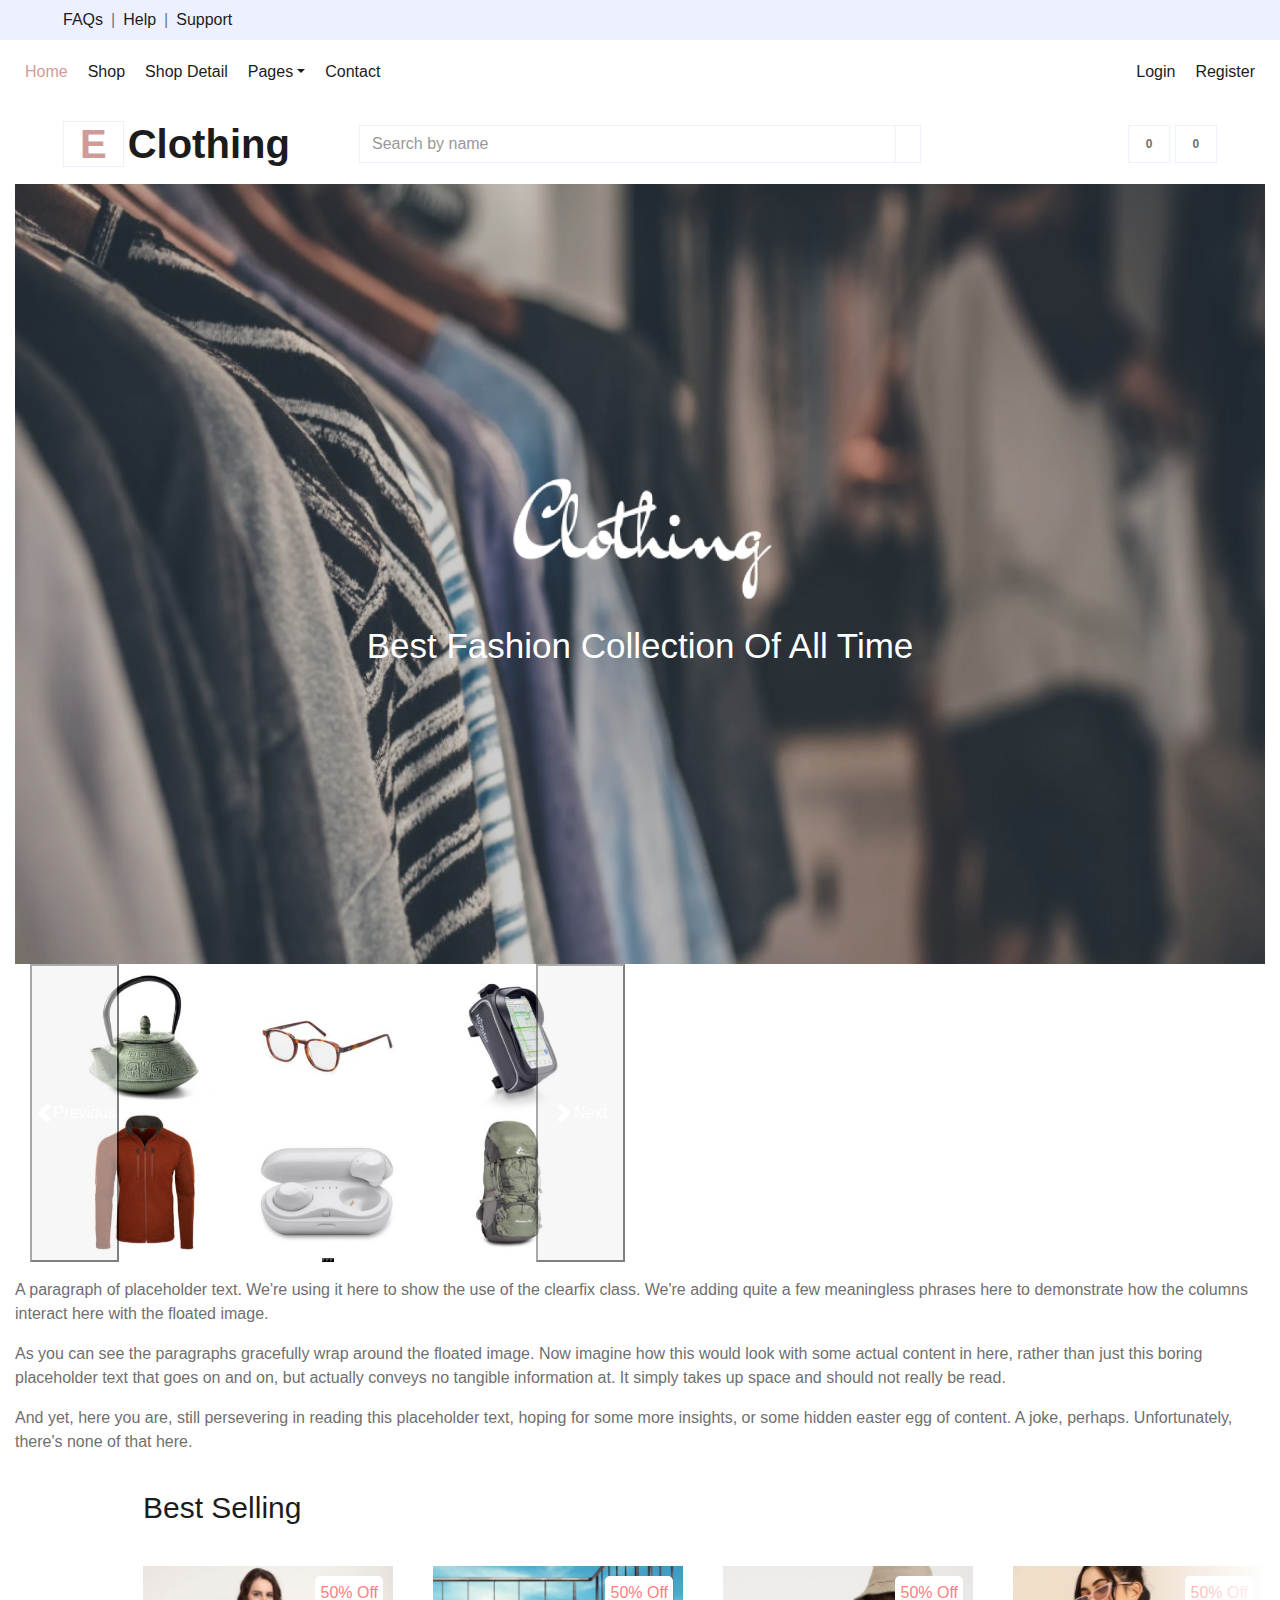
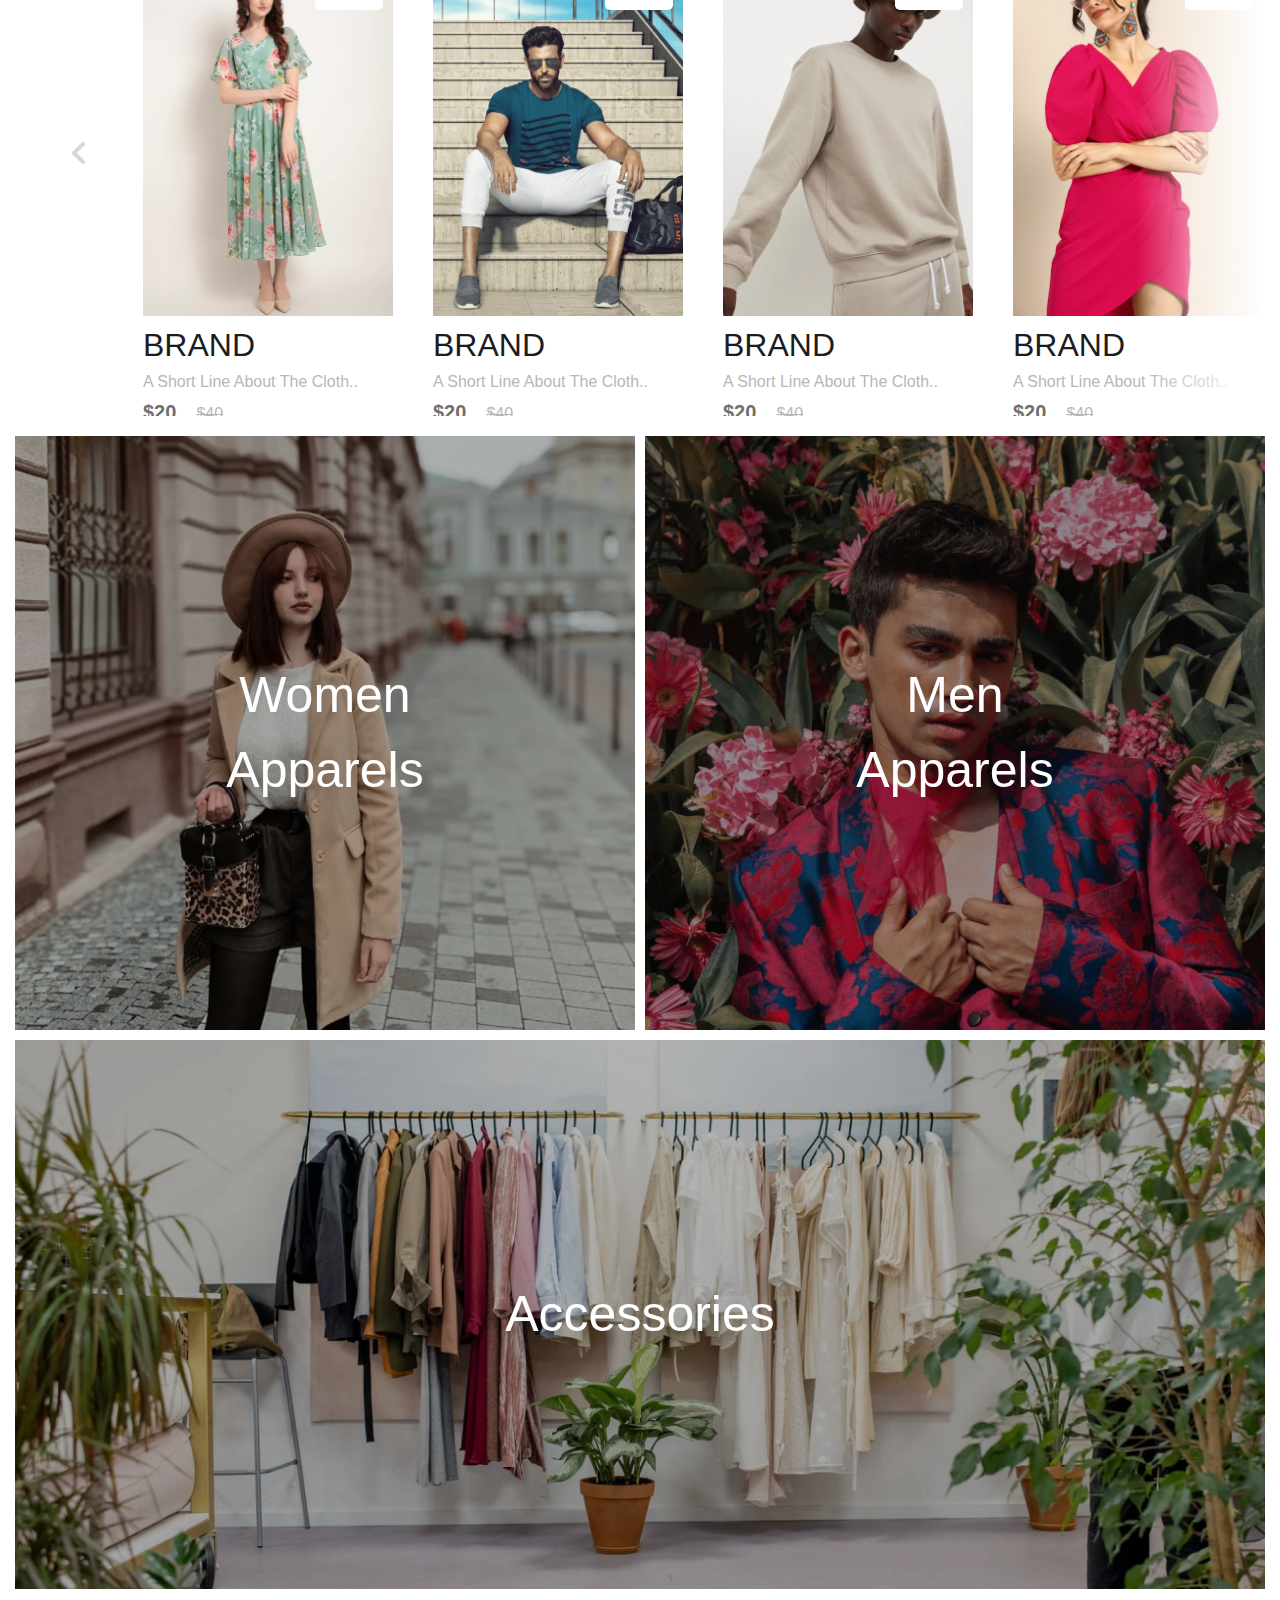
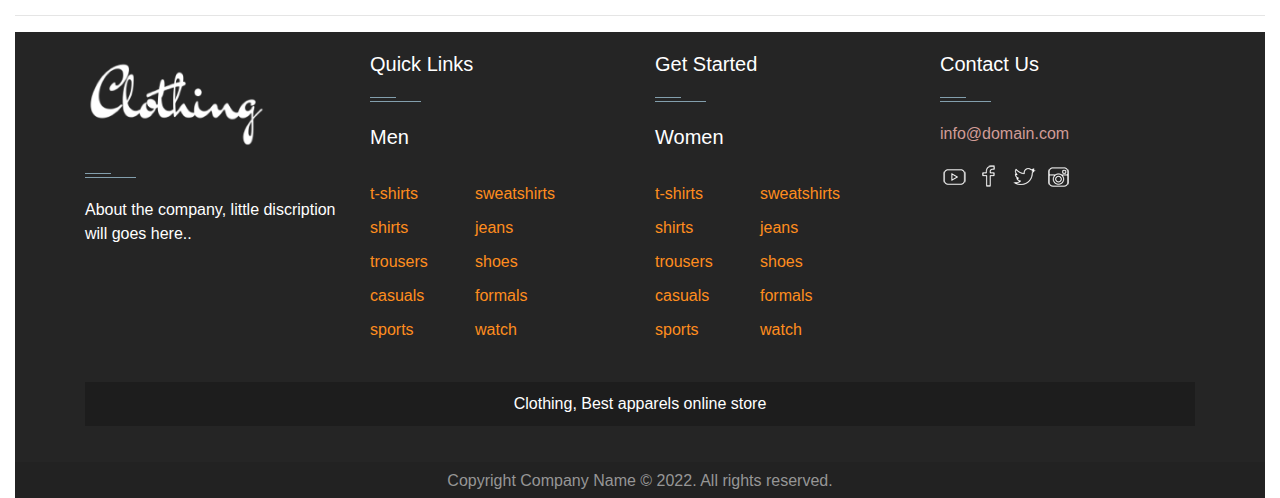
<file: index.html>
<!DOCTYPE html>

<html lang="en">
  <head>
    <meta charset="utf-8" />
    <meta name="viewport" content="width=device-width, initial-scale=1" />

    <title>A Basic HTML5 Template</title>
    <meta
      name="description"
      content="A simple HTML5 Template for new projects."
    />
    <meta name="author" content="SitePoint" />

    <meta property="og:title" content="A Basic HTML5 Template" />
    <meta property="og:type" content="website" />
    <meta
      property="og:url"
      content="https://www.sitepoint.com/a-basic-html5-template/"
    />
    <meta
      property="og:description"
      content="A simple HTML5 Template for new projects."
    />
    <meta property="og:image" content="image.png" />

    <link rel="icon" href="/favicon.ico" />
    <link rel="icon" href="/favicon.svg" type="image/svg+xml" />
    <link rel="apple-touch-icon" href="/apple-touch-icon.png" />
    
    <link href="https://cdn.jsdelivr.net/npm/bootstrap@5.2.0-beta1/dist/css/bootstrap.min.css" rel="stylesheet" integrity="sha384-0evHe/X+R7YkIZDRvuzKMRqM+OrBnVFBL6DOitfPri4tjfHxaWutUpFmBp4vmVor" crossorigin="anonymous">
    <link
    rel="stylesheet"
    href="https://use.fontawesome.com/releases/v5.0.9/css/all.css"
    integrity="sha384-5SOiIsAziJl6AWe0HWRKTXlfcSHKmYV4RBF18PPJ173Kzn7jzMyFuTtk8JA7QQG1"
    crossorigin="anonymous"
  />
  <link
    href="https://fonts.googleapis.com/css?family=Poppins|Rubik|Prompt|Cantarell|Overlock SC|Cedarville Cursive"
    rel="stylesheet"
  />
    <link rel="stylesheet" href="css/home.css" />
 <link rel="stylesheet" href="css/cart_style.css">

    <link rel="stylesheet" href="css/style.css" />

  </head>

  <body>
    <!-- your content here... -->
    <div class="container-fluid">
      <div class="row bg-secondary py-2 px-xl-5">
          <div class="col-lg-6 d-none d-lg-block">
              <div class="d-inline-flex align-items-center">
                  <a class="text-dark" href="">FAQs</a>
                  <span class="text-muted px-2">|</span>
                  <a class="text-dark" href="">Help</a>
                  <span class="text-muted px-2">|</span>
                  <a class="text-dark" href="">Support</a>
              </div>
          </div>
          <div class="col-lg-6 text-center text-lg-right">
              <div class="d-inline-flex align-items-center">
                  <a class="text-dark px-2" href="">
                      <i class="fab fa-facebook-f"></i>
                  </a>
                  <a class="text-dark px-2" href="">
                      <i class="fab fa-twitter"></i>
                  </a>
                  <a class="text-dark px-2" href="">
                      <i class="fab fa-linkedin-in"></i>
                  </a>
                  <a class="text-dark px-2" href="">
                      <i class="fab fa-instagram"></i>
                  </a>
                  <a class="text-dark pl-2" href="">
                      <i class="fab fa-youtube"></i>
                  </a>
              </div>
          </div>
      </div>
      <nav class="navbar navbar-expand-lg bg-light navbar-light py-3 py-lg-0 px-0">
        <a href="" class="text-decoration-none d-block d-lg-none">
            <h1 class="m-0 display-5 font-weight-semi-bold"><span class="text-primary font-weight-bold border px-3 mr-1">E</span>Shopper</h1>
        </a>
        <button type="button" class="navbar-toggler" data-toggle="collapse" data-target="#navbarCollapse">
            <span class="navbar-toggler-icon"></span>
        </button>
        <div class="collapse navbar-collapse justify-content-between" id="navbarCollapse">
            <div class="navbar-nav mr-auto py-0">
                <a href="index.html" class="nav-item nav-link active">Home</a>
                <a href="shop.html" class="nav-item nav-link">Shop</a>
                <a href="#" class="nav-item nav-link">Shop Detail</a>
                <div class="nav-item dropdown">
                    <a href="#" class="nav-link dropdown-toggle" data-toggle="dropdown">Pages</a>
                    <div class="dropdown-menu rounded-0 m-0">
                        <a href="cart.html" class="dropdown-item">Shopping Cart</a>
                        <a href="checkout.html" class="dropdown-item">Checkout</a>
                    </div>
                </div>
                <a href="contact.html" class="nav-item nav-link">Contact</a>
            </div>
            <div class="navbar-nav ml-auto py-0">
                <a id="loginBtn" href="sign&register.html" class="nav-item nav-link">Login</a>
                <a id="regisBtn" href="sign&register.html" class="nav-item nav-link">Register</a>
                <a id="logoutBtn" href="sign&register.html" class="nav-item nav-link">SignOut</a>
            </div>
        </div>
    </nav>
      <div class="row align-items-center py-3 px-xl-5">
          <div class="col-lg-3 d-none d-lg-block">
              <a href="" class="text-decoration-none">
                  <h1 class="m-0 display-5 font-weight-semi-bold"><span class="text-primary font-weight-bold border px-3 mr-1">E</span>Clothing</h1>
              </a>
          </div>
          <div class="col-lg-6 col-6 text-left">
              <form action="">
                  <div class="input-group">
                      <!-- <input type="text"  class="form-control" placeholder="Search for products" onkeyup="mySearch()"> -->
                      <input
                      type="text"
                      class="form-control"
                      placeholder="Search by name"
                      onkeyup="mySearch()"
                      id="myInput"
                    />
                      <div class="input-group-append">
                          <span class="input-group-text bg-transparent text-primary">
                              <i class="fa fa-search"></i>
                          </span>
                      </div>
                  </div>
              </form>
          </div>
          <div class="col-lg-3 col-6 text-right">
              <a href="" class="btn border">
                  <i class="fas fa-heart text-primary"></i>
                  <span class="badge">0</span>
              </a>
              <div class="btn border iconShopping">
                  <i class="fas fa-shopping-cart text-primary "></i>
                  <span class="badge">0</span>
              </div>
              
      </div>
  </div>
    <header class="hero-section">
      <div class="content">
        <img src="img/light-logo.png" class="logo" alt="" />
        <p class="sub-heading">best fashion collection of all time</p>
      </div>
    </header>
    <header>
      <div class="clearfix">
        <!-- <img src="img/img1.jpg" class="col-md-6 float-md-end mb-3 ms-md-3" alt="..."> -->
        <div class="col-md-6 float-md-end mb-3 ms-md-3">
          <div
            id="carouselExampleIndicators"
            class="carousel slide"
            data-bs-ride="carousel"
          >
            <div class="carousel-indicators">
              <button
                type="button"
                data-bs-target="#carouselExampleIndicators"
                data-bs-slide-to="0"
                class="active"
                aria-current="true"
                aria-label="Slide 1"
              ></button>
              <button
                type="button"
                data-bs-target="#carouselExampleIndicators"
                data-bs-slide-to="1"
                aria-label="Slide 2"
              ></button>
              <button
                type="button"
                data-bs-target="#carouselExampleIndicators"
                data-bs-slide-to="2"
                aria-label="Slide 3"
              ></button>
            </div>
            <div class="carousel-inner w-100">
              <div class="carousel-item active">
                <img src="img/img5.jpg" class="d-block w-100" alt="..." />
              </div>
              <div class="carousel-item">
                <img src="img/img10.jpg" class="d-block w-100" alt="..." />
              </div>
              <div class="carousel-item">
                <img src="img/img40.jpg" class="d-block w-100" alt="..." />
              </div>
            </div>
            <button
              class="carousel-control-prev"
              type="button"
              data-bs-target="#carouselExampleIndicators"
              data-bs-slide="prev"
            >
              <span
                class="carousel-control-prev-icon"
                aria-hidden="true"
              ></span>
              <span class="visually-hidden">Previous</span>
            </button>
            <button
              class="carousel-control-next"
              type="button"
              data-bs-target="#carouselExampleIndicators"
              data-bs-slide="next"
            >
              <span
                class="carousel-control-next-icon"
                aria-hidden="true"
              ></span>
              <span class="visually-hidden">Next</span>
            </button>
          </div>
        </div>
        <p>
          A paragraph of placeholder text. We're using it here to show the use
          of the clearfix class. We're adding quite a few meaningless phrases
          here to demonstrate how the columns interact here with the floated
          image.
        </p>

        <p>
          As you can see the paragraphs gracefully wrap around the floated
          image. Now imagine how this would look with some actual content in
          here, rather than just this boring placeholder text that goes on and
          on, but actually conveys no tangible information at. It simply takes
          up space and should not really be read.
        </p>

        <p>
          And yet, here you are, still persevering in reading this placeholder
          text, hoping for some more insights, or some hidden easter egg of
          content. A joke, perhaps. Unfortunately, there's none of that here.
        </p>
      </div>
    </header>
    <section class="product">
      <h2 class="product-category">best selling</h2>
      <button class="pre-btn"><img src="img/arrow.png" alt="" /></button>
      <button class="nxt-btn"><img src="img/arrow.png" alt="" /></button>
      <div class="product-container">
        <div class="product-card">
          <div class="product-image">
            <span class="discount-tag">50% off</span>
            <img src="img/card1.png" class="product-thumb" alt="" />
            <button class="card-btn">add to whislist</button>
          </div>
          <div class="product-info">
            <h2 class="product-brand">brand</h2>
            <p class="product-short-des">a short line about the cloth..</p>
            <span class="price">$20</span><span class="actual-price">$40</span>
          </div>
        </div>
        <div class="product-card">
          <div class="product-image">
            <span class="discount-tag">50% off</span>
            <img src="img/card2.png" class="product-thumb" alt="" />
            <button class="card-btn">add to whislist</button>
          </div>
          <div class="product-info">
            <h2 class="product-brand">brand</h2>
            <p class="product-short-des">a short line about the cloth..</p>
            <span class="price">$20</span><span class="actual-price">$40</span>
          </div>
        </div>
        <div class="product-card">
          <div class="product-image">
            <span class="discount-tag">50% off</span>
            <img src="img/card3.png" class="product-thumb" alt="" />
            <button class="card-btn">add to whislist</button>
          </div>
          <div class="product-info">
            <h2 class="product-brand">brand</h2>
            <p class="product-short-des">a short line about the cloth..</p>
            <span class="price">$20</span><span class="actual-price">$40</span>
          </div>
        </div>
        <div class="product-card">
          <div class="product-image">
            <span class="discount-tag">50% off</span>
            <img src="img/card4.png" class="product-thumb" alt="" />
            <button class="card-btn">add to whislist</button>
          </div>
          <div class="product-info">
            <h2 class="product-brand">brand</h2>
            <p class="product-short-des">a short line about the cloth..</p>
            <span class="price">$20</span><span class="actual-price">$40</span>
          </div>
        </div>
        <div class="product-card">
          <div class="product-image">
            <span class="discount-tag">50% off</span>
            <img src="img/card5.png" class="product-thumb" alt="" />
            <button class="card-btn">add to whislist</button>
          </div>
          <div class="product-info">
            <h2 class="product-brand">brand</h2>
            <p class="product-short-des">a short line about the cloth..</p>
            <span class="price">$20</span><span class="actual-price">$40</span>
          </div>
        </div>
        <div class="product-card">
          <div class="product-image">
            <span class="discount-tag">50% off</span>
            <img src="img/card6.png" class="product-thumb" alt="" />
            <button class="card-btn">add to whislist</button>
          </div>
          <div class="product-info">
            <h2 class="product-brand">brand</h2>
            <p class="product-short-des">a short line about the cloth..</p>
            <span class="price">$20</span><span class="actual-price">$40</span>
          </div>
        </div>
        <div class="product-card">
          <div class="product-image">
            <span class="discount-tag">50% off</span>
            <img src="img/card7.png" class="product-thumb" alt="" />
            <button class="card-btn">add to whislist</button>
          </div>
          <div class="product-info">
            <h2 class="product-brand">brand</h2>
            <p class="product-short-des">a short line about the cloth..</p>
            <span class="price">$20</span><span class="actual-price">$40</span>
          </div>
        </div>
        <div class="product-card">
          <div class="product-image">
            <span class="discount-tag">50% off</span>
            <img src="img/card8.png" class="product-thumb" alt="" />
            <button class="card-btn">add to whislist</button>
          </div>
          <div class="product-info">
            <h2 class="product-brand">brand</h2>
            <p class="product-short-des">a short line about the cloth..</p>
            <span class="price">$20</span><span class="actual-price">$40</span>
          </div>
        </div>
        <div class="product-card">
          <div class="product-image">
            <span class="discount-tag">50% off</span>
            <img src="img/card9.png" class="product-thumb" alt="" />
            <button class="card-btn">add to whislist</button>
          </div>
          <div class="product-info">
            <h2 class="product-brand">brand</h2>
            <p class="product-short-des">a short line about the cloth..</p>
            <span class="price">$20</span><span class="actual-price">$40</span>
          </div>
        </div>
        <div class="product-card">
          <div class="product-image">
            <span class="discount-tag">50% off</span>
            <img src="img/card10.png" class="product-thumb" alt="" />
            <button class="card-btn">add to whislist</button>
          </div>
          <div class="product-info">
            <h2 class="product-brand">brand</h2>
            <p class="product-short-des">a short line about the cloth..</p>
            <span class="price">$20</span><span class="actual-price">$40</span>
          </div>
        </div>
        <div class="product-card">
          <div class="product-image">
            <span class="discount-tag">50% off</span>
            <img src="img/card11.png" class="product-thumb" alt="" />
            <button class="card-btn">add to whislist</button>
          </div>
          <div class="product-info">
            <h2 class="product-brand">brand</h2>
            <p class="product-short-des">a short line about the cloth..</p>
            <span class="price">$20</span><span class="actual-price">$40</span>
          </div>
        </div>
        <div class="product-card">
          <div class="product-image">
            <span class="discount-tag">50% off</span>
            <img src="img/card12.png" class="product-thumb" alt="" />
            <button class="card-btn">add to whislist</button>
          </div>
          <div class="product-info">
            <h2 class="product-brand">brand</h2>
            <p class="product-short-des">a short line about the cloth..</p>
            <span class="price">$20</span><span class="actual-price">$40</span>
          </div>
        </div>
        +7 more cards
      </div>
    </section>
    <!-- collections -->
    <section class="collection-container">
      <a href="#" class="collection">
        <img src="img/women-collection.png" alt="" />
        <p class="collection-title">
          women <br />
          apparels
        </p>
      </a>
      <a href="#" class="collection">
        <img src="img/men-collection.png" alt="" />
        <p class="collection-title">
          men <br />
          apparels
        </p>
      </a>
      <a href="#" class="collection">
        <img src="img/accessories-collection.png" alt="" />
        <p class="collection-title">accessories</p>
      </a>
    </section>
    <div id="newOpen"></div>
    <div class="cartBox">
      <div class="cart">
        <div class="head">
                  <h3> 
                    <i class="fas fa-shopping-cart "></i>
                      My Cart 
                  </h3>
                  <button class=" close-icon btn-danger">x</button>
                  </div>
                  <table class="table table-border border text-center"></table>
              <div class="end">
                  <p class="total-container" id="total-price">$00</p>
                  <a href="sign&register.html"  class="btn btn-success">Checkout</a>
              </div>
      </div>
    </div>
    <footer id="footer" class="footer-1"></footer>
    <script src="js/home.js"></script>
    <script src="js/footer.js"></script>
    <script
      src="https://cdn.jsdelivr.net/npm/bootstrap@5.0.2/dist/js/bootstrap.bundle.min.js"
      integrity="sha384-MrcW6ZMFYlzcLA8Nl+NtUVF0sA7MsXsP1UyJoMp4YLEuNSfAP+JcXn/tWtIaxVXM"
      crossorigin="anonymous"
    ></script>
    <!-- <script src="js/main.js"></script> -->
    <script src="js/cart_page.js"></script>

  </body>
</html>
</file>
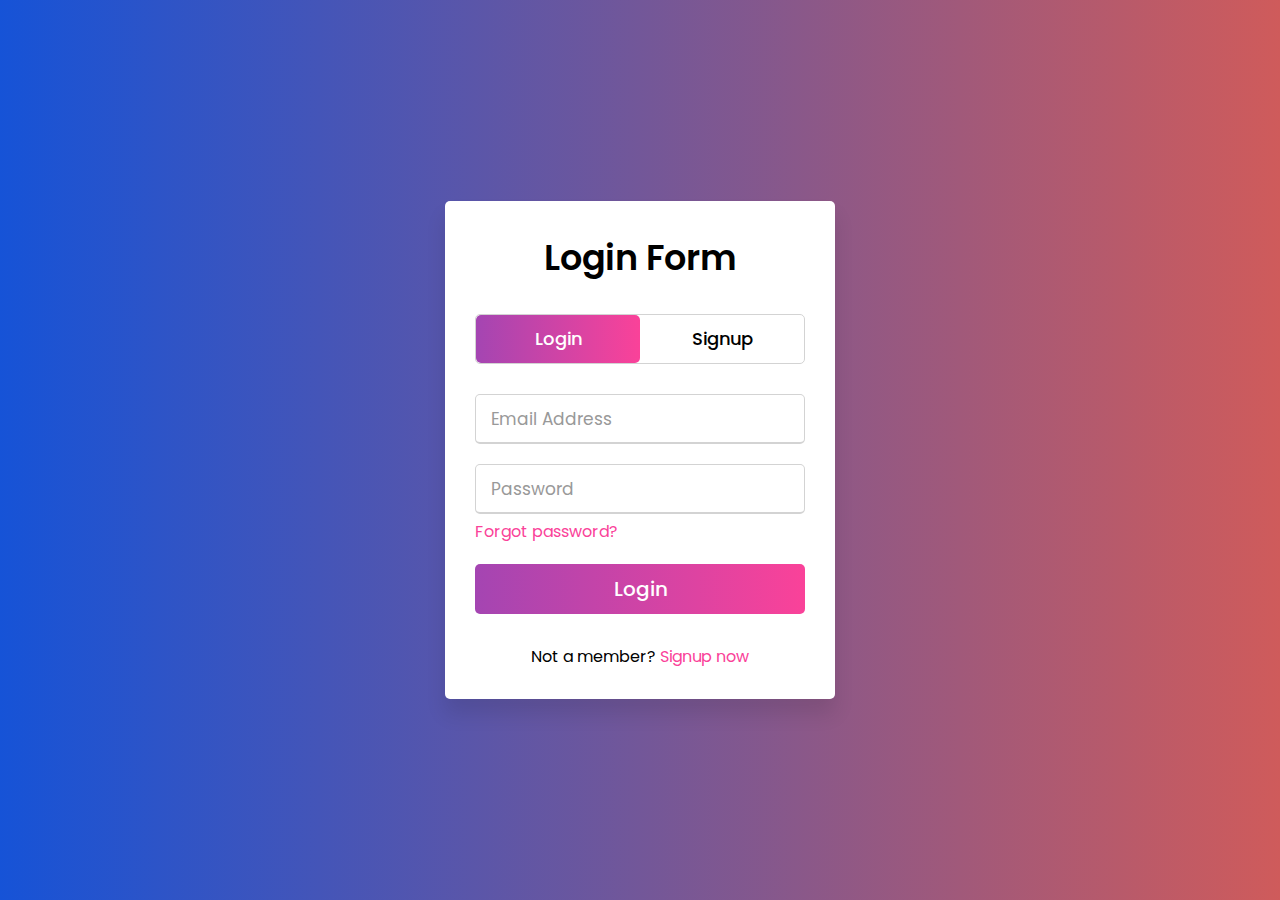
<file: img/Login and Signup Form Design/index.html>
<!DOCTYPE html>
<html lang="en" dir="ltr">
  <head>
    <meta charset="utf-8">
    <title>Login & Signup Form | CodingNepal</title>
    <link rel="stylesheet" href="style.css">
    <meta name="viewport" content="width=device-width, initial-scale=1.0">
  </head>
  <body>
    <div class="wrapper">
      <div class="title-text">
        <div class="title login">Login Form</div>
        <div class="title signup">Signup Form</div>
      </div>
      <div class="form-container">
        <div class="slide-controls">
          <input type="radio" name="slide" id="login" checked>
          <input type="radio" name="slide" id="signup">
          <label for="login" class="slide login">Login</label>
          <label for="signup" class="slide signup">Signup</label>
          <div class="slider-tab"></div>
        </div>
        <div class="form-inner">
          <form action="#" class="login">
            <div class="field">
              <input id="email" type="text" placeholder="Email Address" required>
            </div>
            <div class="field">
              <input id="password" type="password" placeholder="Password" required>
            </div>
            <div class="pass-link"><a href="#">Forgot password?</a></div>
            <div class="field btn">
              <div class="btn-layer"></div>
              <input id="loginButton" onclick="logginButton()" type="submit" value="Login">
            </div>
            <div class="signup-link">Not a member? <a href="">Signup now</a></div>
          </form>
          <form action="#" class="signup">
            <div class="field">
              <input id="signemail" type="text" placeholder="Email Address" required>
            </div>
            <div class="field">
              <input id="signpassword" type="password" placeholder="Password" required>
            </div>
            <div class="field">
              <input id="confirmedpass" type="password" placeholder="Confirm password" required>
            </div>
            <div class="field btn">
              <div class="btn-layer"></div>
              <input id="signButton" onclick="signingButton()" type="submit" value="Signup">
            </div>
          </form>
        </div>
      </div>
    </div>

<script src="coding.js"></script>

  </body>
</html>
</file>
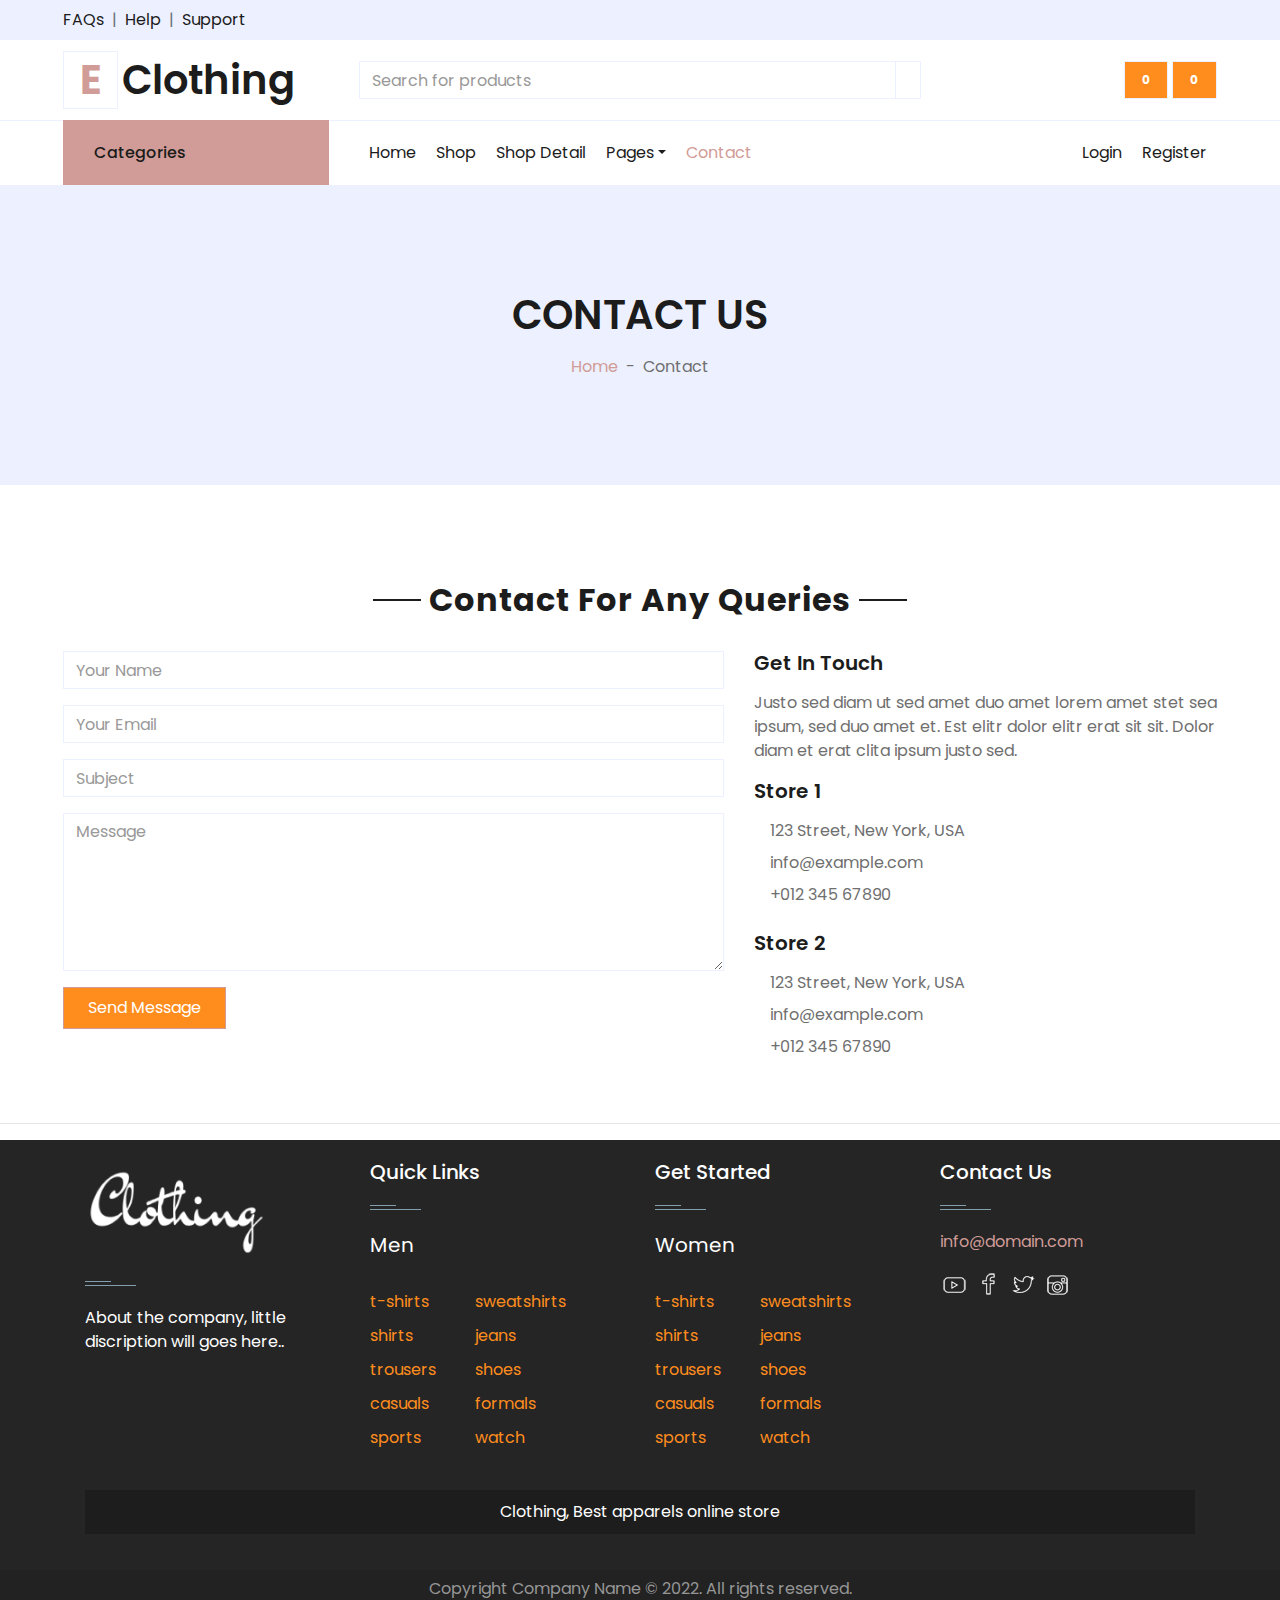
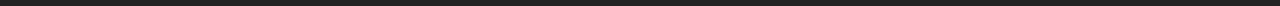
<file: contact.html>
<!DOCTYPE html>
<html lang="en">
  <head>
    <meta charset="utf-8" />
    <title>EShopper - Bootstrap Shop Template</title>
    <meta content="width=device-width, initial-scale=1.0" name="viewport" />
    <meta content="Free HTML Templates" name="keywords" />
    <meta content="Free HTML Templates" name="description" />
    <link rel="stylesheet" href="css/cart_style.css" />
    <link
      rel="stylesheet"
      href="https://fonts.sandbox.google.com/css2?family=Material+Symbols+Outlined:opsz,wght,FILL,GRAD@20..48,100..700,0..1,-50..200"
    />
    <link
      rel="stylesheet"
      href="https://use.fontawesome.com/releases/v5.0.9/css/all.css"
      integrity="sha384-5SOiIsAziJl6AWe0HWRKTXlfcSHKmYV4RBF18PPJ173Kzn7jzMyFuTtk8JA7QQG1"
      crossorigin="anonymous"
    />
    <link
      href="https://fonts.googleapis.com/css?family=Poppins|Rubik|Prompt|Cantarell|Overlock SC|Cedarville Cursive"
      rel="stylesheet"
    />
    <!-- Customized Bootstrap Stylesheet -->
    <link href="css/style.css" rel="stylesheet" />
    <link rel="stylesheet" href="css/footer.css" />
  </head>

  <body>
    <!-- Topbar Start -->
    <div class="container-fluid">
      <div class="row bg-secondary py-2 px-xl-5">
        <div class="col-lg-6 d-none d-lg-block">
          <div class="d-inline-flex align-items-center">
            <a class="text-dark" href="">FAQs</a>
            <span class="text-muted px-2">|</span>
            <a class="text-dark" href="">Help</a>
            <span class="text-muted px-2">|</span>
            <a class="text-dark" href="">Support</a>
          </div>
        </div>
        <div class="col-lg-6 text-center text-lg-right">
          <div class="d-inline-flex align-items-center">
            <a class="text-dark px-2" href="">
              <i class="fab fa-facebook-f"></i>
            </a>
            <a class="text-dark px-2" href="">
              <i class="fab fa-twitter"></i>
            </a>
            <a class="text-dark px-2" href="">
              <i class="fab fa-linkedin-in"></i>
            </a>
            <a class="text-dark px-2" href="">
              <i class="fab fa-instagram"></i>
            </a>
            <a class="text-dark pl-2" href="">
              <i class="fab fa-youtube"></i>
            </a>
          </div>
        </div>
      </div>
      <div class="row align-items-center py-3 px-xl-5">
        <div class="col-lg-3 d-none d-lg-block">
          <a href="" class="text-decoration-none">
            <h1 class="m-0 display-5 font-weight-semi-bold">
              <span class="text-primary font-weight-bold border px-3 mr-1"
                >E</span
              >Clothing
            </h1>
          </a>
        </div>
        <div class="col-lg-6 col-6 text-left">
          <form action="">
            <div class="input-group">
              <input
                type="text"
                class="form-control"
                placeholder="Search for products"
              />
              <div class="input-group-append">
                <span class="input-group-text bg-transparent text-primary">
                  <i class="fa fa-search"></i>
                </span>
              </div>
            </div>
          </form>
        </div>
        <div class="col-lg-3 col-6 text-right">
          <a href="" class="btn border">
            <i class="fas fa-heart text-primary"></i>
            <span class="badge">0</span>
          </a>
          <a href="" class="btn border iconShopping">
            <i class="fas fa-shopping-cart text-primary"></i>
            <span class="badge">0</span>
          </a>
        </div>
      </div>
    </div>
    <!-- Topbar End -->

    <!-- Navbar Start -->
    <div class="container-fluid">
      <div class="row border-top px-xl-5">
        <div class="col-lg-3 d-none d-lg-block">
          <a
            class="btn shadow-none d-flex align-items-center justify-content-between bg-primary text-white w-100"
            data-toggle="collapse"
            href="#navbar-vertical"
            style="height: 65px; margin-top: -1px; padding: 0 30px"
          >
            <h6 class="m-0">Categories</h6>
            <i class="fa fa-angle-down text-dark"></i>
          </a>
          <nav
            class="collapse position-absolute navbar navbar-vertical navbar-light align-items-start p-0 border border-top-0 border-bottom-0 bg-light"
            id="navbar-vertical"
            style="width: calc(100% - 30px); z-index: 1"
          >
            <div class="navbar-nav w-100 overflow-hidden" style="height: 410px">
              <div class="nav-item dropdown">
                <a href="#" class="nav-link" data-toggle="dropdown"
                  >Dresses <i class="fa fa-angle-down float-right mt-1"></i
                ></a>
                <div
                  class="dropdown-menu position-absolute bg-secondary border-0 rounded-0 w-100 m-0"
                >
                  <a href="" class="dropdown-item">Men's Dresses</a>
                  <a href="" class="dropdown-item">Women's Dresses</a>
                  <a href="" class="dropdown-item">Baby's Dresses</a>
                </div>
              </div>
              <a href="" class="nav-item nav-link">Shirts</a>
              <a href="" class="nav-item nav-link">Jeans</a>
              <a href="" class="nav-item nav-link">Swimwear</a>
              <a href="" class="nav-item nav-link">Sleepwear</a>
              <a href="" class="nav-item nav-link">Sportswear</a>
              <a href="" class="nav-item nav-link">Jumpsuits</a>
              <a href="" class="nav-item nav-link">Blazers</a>
              <a href="" class="nav-item nav-link">Jackets</a>
              <a href="" class="nav-item nav-link">Shoes</a>
            </div>
          </nav>
        </div>
        <div class="col-lg-9">
          <nav
            class="navbar navbar-expand-lg bg-light navbar-light py-3 py-lg-0 px-0"
          >
            <a href="" class="text-decoration-none d-block d-lg-none">
              <h1 class="m-0 display-5 font-weight-semi-bold">
                <span class="text-primary font-weight-bold border px-3 mr-1"
                  >E</span
                >Shopper
              </h1>
            </a>
            <button
              type="button"
              class="navbar-toggler"
              data-toggle="collapse"
              data-target="#navbarCollapse"
            >
              <span class="navbar-toggler-icon"></span>
            </button>
            <div
              class="collapse navbar-collapse justify-content-between"
              id="navbarCollapse"
            >
              <div class="navbar-nav mr-auto py-0">
                <a href="index.html" class="nav-item nav-link">Home</a>
                <a href="shop.html" class="nav-item nav-link">Shop</a>
                <a href="#" class="nav-item nav-link">Shop Detail</a>
                <div class="nav-item dropdown">
                  <a
                    href="#"
                    class="nav-link dropdown-toggle"
                    data-toggle="dropdown"
                    >Pages</a
                  >
                  <div class="dropdown-menu rounded-0 m-0">
                    <a href="cart.html" class="dropdown-item">Shopping Cart</a>
                    <a href="checkout.html" class="dropdown-item">Checkout</a>
                  </div>
                </div>
                <a href="contact.html" class="nav-item nav-link active"
                  >Contact</a
                >
              </div>
              <div class="navbar-nav ml-auto py-0">
                <a href="" class="nav-item nav-link">Login</a>
                <a href="" class="nav-item nav-link">Register</a>
              </div>
            </div>
          </nav>
        </div>
      </div>
    </div>
    <!-- Navbar End -->

    <!-- Page Header Start -->
    <div class="container-fluid bg-secondary mb-5">
      <div
        class="d-flex flex-column align-items-center justify-content-center"
        style="min-height: 300px"
      >
        <h1 class="font-weight-semi-bold text-uppercase mb-3">Contact Us</h1>
        <div class="d-inline-flex">
          <p class="m-0"><a href="">Home</a></p>
          <p class="m-0 px-2">-</p>
          <p class="m-0">Contact</p>
        </div>
      </div>
    </div>
    <!-- Page Header End -->

    <!-- Contact Start -->
    <div class="container-fluid pt-5">
      <div class="text-center mb-4">
        <h2 class="section-title px-5">
          <span class="px-2">Contact For Any Queries</span>
        </h2>
      </div>
      <div class="row px-xl-5">
        <div class="col-lg-7 mb-5">
          <div class="contact-form">
            <div id="success"></div>
            <form name="sentMessage" id="contactForm" novalidate="novalidate">
              <div class="control-group">
                <input
                  type="text"
                  class="form-control"
                  id="name"
                  placeholder="Your Name"
                  required="required"
                  data-validation-required-message="Please enter your name"
                />
                <p class="help-block text-danger"></p>
              </div>
              <div class="control-group">
                <input
                  type="email"
                  class="form-control"
                  id="email"
                  placeholder="Your Email"
                  required="required"
                  data-validation-required-message="Please enter your email"
                />
                <p class="help-block text-danger"></p>
              </div>
              <div class="control-group">
                <input
                  type="text"
                  class="form-control"
                  id="subject"
                  placeholder="Subject"
                  required="required"
                  data-validation-required-message="Please enter a subject"
                />
                <p class="help-block text-danger"></p>
              </div>
              <div class="control-group">
                <textarea
                  class="form-control"
                  rows="6"
                  id="message"
                  placeholder="Message"
                  required="required"
                  data-validation-required-message="Please enter your message"
                ></textarea>
                <p class="help-block text-danger"></p>
              </div>
              <div>
                <button
                  class="btn btn-primary py-2 px-4"
                  type="submit"
                  id="sendMessageButton"
                >
                  Send Message
                </button>
              </div>
            </form>
          </div>
        </div>
        <div class="col-lg-5 mb-5">
          <h5 class="font-weight-semi-bold mb-3">Get In Touch</h5>
          <p>
            Justo sed diam ut sed amet duo amet lorem amet stet sea ipsum, sed
            duo amet et. Est elitr dolor elitr erat sit sit. Dolor diam et erat
            clita ipsum justo sed.
          </p>
          <div class="d-flex flex-column mb-3">
            <h5 class="font-weight-semi-bold mb-3">Store 1</h5>
            <p class="mb-2">
              <i class="fa fa-map-marker-alt text-primary mr-3"></i>123 Street,
              New York, USA
            </p>
            <p class="mb-2">
              <i class="fa fa-envelope text-primary mr-3"></i>info@example.com
            </p>
            <p class="mb-2">
              <i class="fa fa-phone-alt text-primary mr-3"></i>+012 345 67890
            </p>
          </div>
          <div class="d-flex flex-column">
            <h5 class="font-weight-semi-bold mb-3">Store 2</h5>
            <p class="mb-2">
              <i class="fa fa-map-marker-alt text-primary mr-3"></i>123 Street,
              New York, USA
            </p>
            <p class="mb-2">
              <i class="fa fa-envelope text-primary mr-3"></i>info@example.com
            </p>
            <p class="mb-0">
              <i class="fa fa-phone-alt text-primary mr-3"></i>+012 345 67890
            </p>
          </div>
        </div>
      </div>
    </div>
    <!-- Contact End -->
    <div class="cartBox">
      <div class="cart">
        <div class="head">
          <h3>
            <i class="fas fa-shopping-cart"></i>
            My Cart
          </h3>
          <button class="close-icon btn-danger">x</button>
        </div>
        <table class="table table-border border text-center"></table>
        <div class="end">
          <p class="total-container" id="total-price">$00</p>
          <a href="sign&register.html" class="btn btn-success">Checkout</a>
        </div>
      </div>
    </div>
    <footer></footer>

    <!-- Back to Top -->
    <a href="#" class="btn btn-primary back-to-top"
      ><i class="fa fa-angle-double-up"></i
    ></a>

    <!-- Template Javascript -->
    <script src="js/footer.js"></script>
    <script src="js/cart_page.js"></script>
  </body>
</html>
</file>
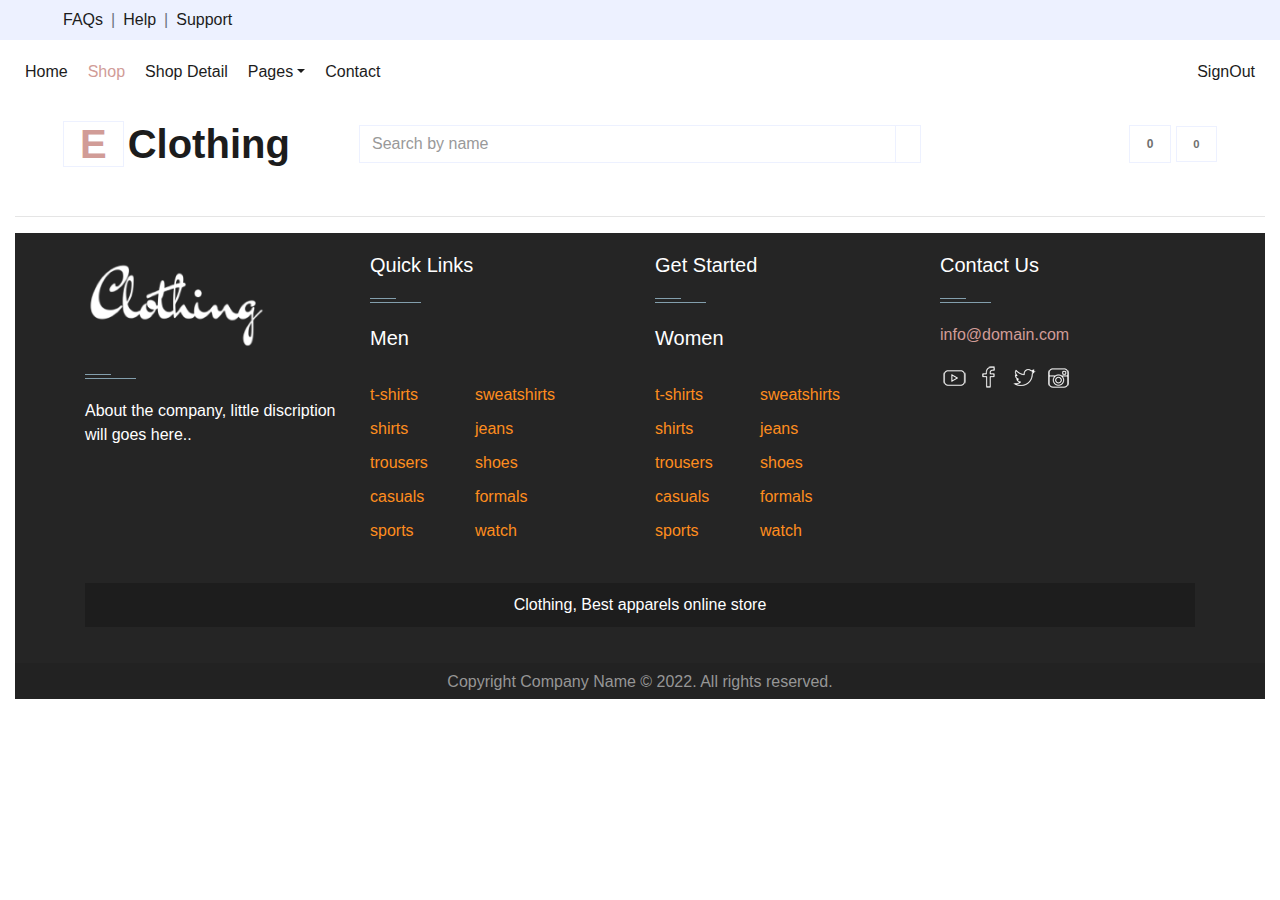
<file: shop.html>
<!DOCTYPE html>
<html lang="en">
  <head>
    <meta charset="UTF-8" />
    <meta http-equiv="X-UA-Compatible" content="IE=edge" />
    <meta name="viewport" content="width=device-width, initial-scale=1.0" />
    <link rel="stylesheet" href="css/footer.css">
    <link href="https://cdn.jsdelivr.net/npm/bootstrap@5.2.0-beta1/dist/css/bootstrap.min.css" rel="stylesheet" integrity="sha384-0evHe/X+R7YkIZDRvuzKMRqM+OrBnVFBL6DOitfPri4tjfHxaWutUpFmBp4vmVor" crossorigin="anonymous">
    <link
      rel="stylesheet"
      href="https://use.fontawesome.com/releases/v5.0.9/css/all.css"
      integrity="sha384-5SOiIsAziJl6AWe0HWRKTXlfcSHKmYV4RBF18PPJ173Kzn7jzMyFuTtk8JA7QQG1"
      crossorigin="anonymous"
    />
    <link
      href="https://fonts.googleapis.com/css?family=Poppins|Rubik|Prompt|Cantarell|Overlock SC|Cedarville Cursive"
      rel="stylesheet"
    />
    <link rel="stylesheet" href="css/style.css" />
 <link rel="stylesheet" href="css/cart_style.css">
 <link rel="stylesheet" href="css/nav.css"> 
 <title>ECommerce</title>
</head>
<body>
  <div class="container-fluid">
    <div class="row bg-secondary py-2 px-xl-5">
        <div class="col-lg-6 d-none d-lg-block">
            <div class="d-inline-flex align-items-center">
                <a class="text-dark" href="">FAQs</a>
                <span class="text-muted px-2">|</span>
                <a class="text-dark" href="">Help</a>
                <span class="text-muted px-2">|</span>
                <a class="text-dark" href="">Support</a>
            </div>
        </div>
        <div class="col-lg-6 text-center text-lg-right">
            <div class="d-inline-flex align-items-center">
                <a class="text-dark px-2" href="">
                    <i class="fab fa-facebook-f"></i>
                </a>
                <a class="text-dark px-2" href="">
                    <i class="fab fa-twitter"></i>
                </a>
                <a class="text-dark px-2" href="">
                    <i class="fab fa-linkedin-in"></i>
                </a>
                <a class="text-dark px-2" href="">
                    <i class="fab fa-instagram"></i>
                </a>
                <a class="text-dark pl-2" href="">
                    <i class="fab fa-youtube"></i>
                </a>
            </div>
        </div>
    </div>
    <nav class="navbar navbar-expand-lg bg-light navbar-light py-3 py-lg-0 px-0">
      <a href="" class="text-decoration-none d-block d-lg-none">
          <h1 class="m-0 display-5 font-weight-semi-bold"><span class="text-primary font-weight-bold border px-3 mr-1">E</span>Shopper</h1>
      </a>
      <button type="button" class="navbar-toggler" data-toggle="collapse" data-target="#navbarCollapse">
          <span class="navbar-toggler-icon"></span>
      </button>
      <div class="collapse navbar-collapse justify-content-between" id="navbarCollapse">
          <div class="navbar-nav mr-auto py-0">
              <a href="index.html" class="nav-item nav-link ">Home</a>
              <a href="shop.html" class="nav-item nav-link active">Shop</a>
              <a href="#" class="nav-item nav-link">Shop Detail</a>
              <div class="nav-item dropdown">
                  <a href="#" class="nav-link dropdown-toggle" data-toggle="dropdown">Pages</a>
                  <div class="dropdown-menu rounded-0 m-0">
                      <a href="cart.html" class="dropdown-item">Shopping Cart</a>
                      <a href="checkout.html" class="dropdown-item">Checkout</a>
                  </div>
              </div>
              <a href="contact.html" class="nav-item nav-link">Contact</a>
          </div>
          <div class="navbar-nav ml-auto py-0">
              <a id="loginBtn" href="sign&register.html" class="nav-item nav-link">Login</a>
              <a id="regisBtn" href="sign&register.html" class="nav-item nav-link">Register</a>
              <a id="logoutBtn" href="sign&register.html" class="nav-item nav-link">SignOut</a>
          </div>
      </div>
  </nav>
    <div class="row align-items-center py-3 px-xl-5">
        <div class="col-lg-3 d-none d-lg-block">
            <a href="" class="text-decoration-none">
                <h1 class="m-0 display-5 font-weight-semi-bold"><span class="text-primary font-weight-bold border px-3 mr-1">E</span>Clothing</h1>
            </a>
        </div>
        <div class="col-lg-6 col-6 text-left">
            <form action="">
                <div class="input-group">
                    <!-- <input type="text"  class="form-control" placeholder="Search for products" onkeyup="mySearch()"> -->
                    <input
                    type="text"
                    class="form-control"
                    placeholder="Search by name"
                    onkeyup="mySearch()"
                    id="myInput"
                  />
                    <div class="input-group-append">
                        <span class="input-group-text bg-transparent text-primary">
                            <i class="fa fa-search"></i>
                        </span>
                    </div>
                </div>
            </form>
        </div>
        <div class="col-lg-3 col-6 text-right">
            <a href="" class="btn border">
                <i class="fas fa-heart text-primary"></i>
                <span class="badge">0</span>
            </a>
            <div class="btn border iconShopping">
                <i class="fas fa-shopping-cart text-primary "></i>
                <span class="badge">0</span>
            </div>
            
    </div>
</div>
<!-- Topbar End -->
  <!-- <header id="header" class="header"> -->

  <!-- <nav class="navbar main"> -->
    <!-- <div class="nav">
      <img src="img/dark-logo.png" class="brand-logo" alt="" />
      <div class="nav-items">
        <div class="search">
        
        </div>
        <a id="regisBtn" href="http://127.0.0.1:5502/sign&register.html"><img src="img/user.png" alt="" /></a>
        <div class="iconShopping">
          <p>0</p>
				<i class="fa fa-shopping-cart"></i>

        </div>
      </div>
    </div> -->

		<!-- </header /header -->
  <!-- </nav>    Shop Product Start --> 
    <div class="">
      <div class="row pb-3 " id="mainContainer">
        <!--  -->

        <!--  -->
        <!--  -->
        <div class="col-lg-3 col-md-6 col-sm-12 pb-1 mayRemove">
          <div class="card product-item border-0 mb-4">
            <div
              class="card-header product-img position-relative overflow-hidden bg-transparent border p-0"
            >
              <img class="img-fluid w-100" alt="" id="imgSrcc" />
            </div>
            <input type="file" name="" id="imgName" class="fas fa-file-image" />
            <div
              class="card-body border-left border-right text-center p-0 pt-4 pb-3"
            >
              <form action="">
                <div class=" ">
                  <input
                    type="text"
                    class="form-control"
                    placeholder="Product name"
                    id="Product-name"
                  />
                  <input
                    type="number"
                    class="form-control"
                    placeholder="Price After discount"
                    id="Price-before"
                  />
                  <input
                    type="number"
                    class="form-control"
                    placeholder="Price before discount"
                    id="Price-after"
                  />
                  <input
                  type="text"
                  class="form-control"
                  placeholder="Details"
                  id="Details"
                />
                </div>
              </form>
            </div>
            <div
              class="card-footer d-flex justify-content-between bg-light border"
            >
              <a class="btn btn-sm text-dark p-0" id="addProduct"
                ><i class="far fa-plus-square"></i> Add Product</a
              >
            </div>
          </div>
        </div>
        <!--  -->
        <!-- <div class="col-lg-4 col-md-6 col-sm-12 pb-1 mainClass">
          <div class="card product-item border-0 mb-4 shadow">
            <div class="card-header product-img position-relative overflow-hidden bg-transparent border p-0"
            >
              <img class="img-fluid w-100" src="img/product-2.jpg" alt="" />
            </div>
              <div class="card-body border-left border-right text-center p-0 pt-4 pb-3"
              >
                <h5 class="text-truncate mb-3">Colorful Stylish Shirt</h5>
<h3 st></h3>
                <div class="d-flex justify-content-center">
                  <h6>$123.00</h6>
                  <h6 class="text-muted ml-2"><del>$123.00</del></h6>
                </div>
              </div>
              <div class="card-footer d-flex justify-content-between bg-light border">
                <a class="yostest btn btn-sm text-dark p-0"
                  >View Detail<i class="fas fa-eye text-primary mr-1"></i
                ></a>
                
                <a class="btn btn-sm text-dark p-0 "
                  ><i class="fas fa-shopping-cart text-primary mr-1"></i>Add To
                  Cart</a
                >
                <a class="btn btn-sm text-dark p-0 mayRemove"><i class="fa fa-trash"></i></a>
            </div>
          </div>
        </div> -->
        <!--  -->
      </div>
    </div>
    <div class="cartBox">
      <div class="cart">
        <div class="head">
                  <h3> 
                    <i class="fas fa-shopping-cart "></i>
                      My Cart 
                  </h3>
                  <button class=" close-icon btn-danger">x</button>
                  </div>
                  <table class="table table-border border text-center"></table>
              <div class="end">
                  <p class="total-container" id="total-price">$00</p>
                  <a href="sign&register.html"  class="btn btn-success">Checkout</a>
              </div>
      </div>
    </div>
<!-- yostos -->
<div class="detailBox ">
  <div class="cart"  >
    <div class="head"  >
              <h3> 
                  <i class="fa-solid fa-cart-shopping 2x"></i>
                 Details
              <i class="fa yosclose close-icon"></i> 
              </div> <br><br><br><br>
              <div class="yosname">
                
              </div>
  </div>
</div>
<!-- yostos -->
    <!-- Shop Product End -->
    <footer></footer>
    <!-- <script src="js/bootstrap.js"></script> -->
<script src="https://cdn.jsdelivr.net/npm/bootstrap@5.2.0-beta1/dist/js/bootstrap.bundle.min.js" integrity="sha384-pprn3073KE6tl6bjs2QrFaJGz5/SUsLqktiwsUTF55Jfv3qYSDhgCecCxMW52nD2" crossorigin="anonymous"></script>
    <!-- <script src="js/shopAdmin.js"></script> -->
    <script src="js/footer.js"></script>
    <!-- <script src="js/coding.js"></script> -->
    <script src="js/cart_page.js"></script>
    <!-- <script src="js/nav.js"></script> -->
    <script src="js/main.js"></script>
  </body>
</html>
</file>
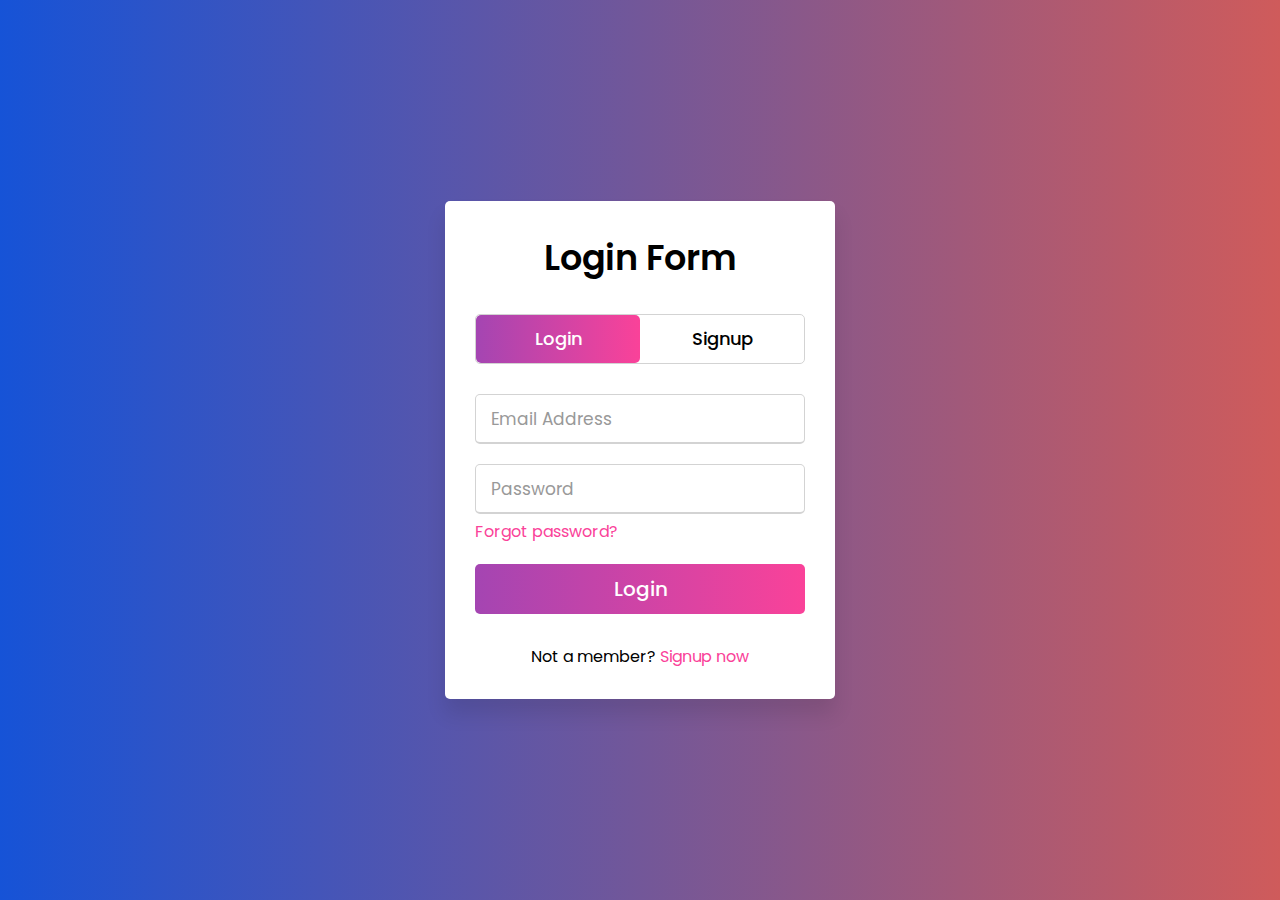
<file: sign&register.html>
<!DOCTYPE html>
<html lang="en" dir="ltr">
  <head>
    <meta charset="utf-8">
    <title>Login & Signup Form | CodingNepal</title>
    <link rel="stylesheet" href="./css/registrationStyle.css">
    <meta name="viewport" content="width=device-width, initial-scale=1.0">
  </head>
  <body>
    <div class="wrapper">
      <div class="title-text">
        <div class="title login">Login Form</div>
        <div class="title signup">Signup Form</div>
      </div>
      <div class="form-container">
        <div class="slide-controls">
          <input type="radio" name="slide" id="login" checked>
          <input type="radio" name="slide" id="signup">
          <label for="login" class="slide login">Login</label>
          <label for="signup" class="slide signup">Signup</label>
          <div class="slider-tab"></div>  
        </div>
        <div class="form-inner">
          <form  class="login" >
            <div class="field">
              <input  id="email" type="email" placeholder="Email Address" required>
            </div>
            <div class="field">
              <input minlength=8 id="password" type="password" placeholder="Password" required>
            </div>
            <div class="pass-link"><a href="#">Forgot password?</a></div>
            <div class="field btn">
              <div class="btn-layer"></div>
              <input id="loginButton" onclick="logginButton()" type="button" value="Login">
              <!-- <button  id="loginButton" onclick="logginButton(event)" type="submit" value="Login" ></button> -->
            </div>
            <div class="signup-link">Not a member? <a href="">Signup now</a></div>
          </form>
          <form action="#" class="signup">
            <div class="field">
              <input  id="signemail" type="email" placeholder="Email Address" required>
            </div>
            <div class="field">
              <input minlength="8" id="signpassword" type="password" placeholder="Password" required>
            </div>
            <div class="field btn">
              <div class="btn-layer"></div>
              <input id="signButton" onclick="signingButton()" type="submit" value="Save">
            </div>
          </form>
        </div>
      </div>
    </div>

<script src="js/coding.js"></script>
  </body>
</html>
</file>
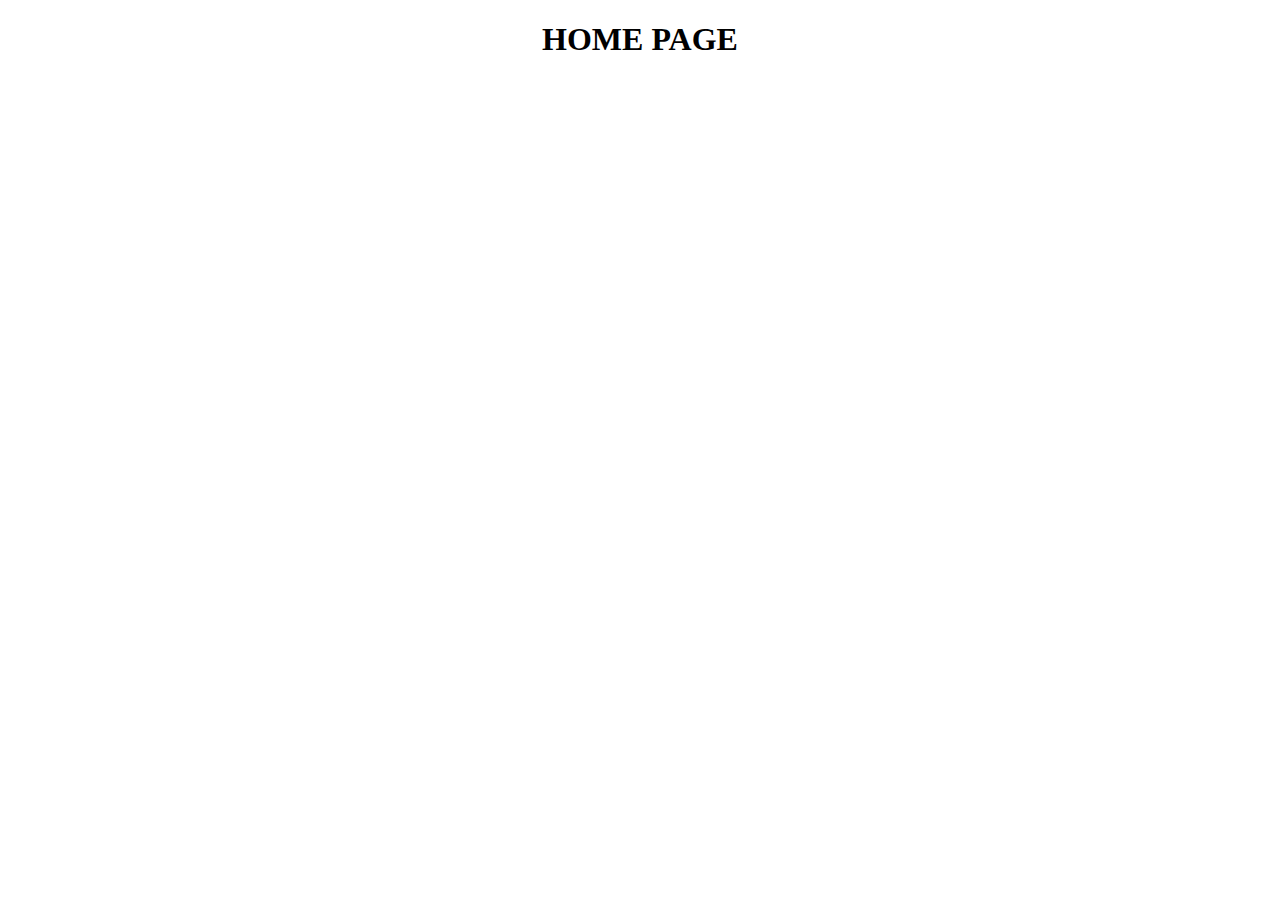
<file: img/Login and Signup Form Design/1.html>
<!DOCTYPE html>
<html lang="en">
<head>
    <meta charset="UTF-8">
    <meta http-equiv="X-UA-Compatible" content="IE=edge">
    <meta name="viewport" content="width=device-width, initial-scale=1.0">
    <title>Document</title>
</head>
<body>
    <h1 style="text-align: center;">HOME PAGE</h1>
    <script src="coding.js"></script>
</body>
</html>
</file>
<file: css/home.css>
@import 'nav.css';
@import 'footer.css';

.hero-section{
    width: 100%;
    height: calc(100vh - 120px);
    background-image: url('../img/header.png');
    background-size: cover;
    display: flex;
    justify-content: center;
    align-items: center;
}

.hero-section .logo{
    height: 150px;
    display: block;
    margin: auto;
}

.hero-section .sub-heading{
    margin-top: 10px;
    text-align: center;
    color: #fff;
    text-transform: capitalize;
    font-size: 35px;
    font-weight: 300;
}
.product{
    position: relative;
    overflow: hidden;
    padding: 20px 0;
}

.product-category{
    padding: 0 10vw;
    font-size: 30px;
    font-weight: 500;
    margin-bottom: 40px;
    text-transform: capitalize;
}

.product-container{
    padding: 0 10vw;
    display: flex;
    overflow-x: auto;
    scroll-behavior: smooth;
}

.product-container::-webkit-scrollbar{
    display: none;
}

.product-card{
    flex: 0 0 auto;
    width: 250px;
    height: 450px;
    margin-right: 40px;
}

.product-image{
    position: relative;
    width: 100%;
    height: 350px;
    overflow: hidden;
}

.product-thumb{
    width: 100%;
    height: 350px;
    object-fit: cover;
}

.discount-tag{
    position: absolute;
    background: #fff;
    padding: 5px;
    border-radius: 5px;
    color: #ff7d7d;
    right: 10px;
    top: 10px;
    text-transform: capitalize;
}

.card-btn{
    position: absolute;
    bottom: 10px;
    left: 50%;
    transform: translateX(-50%);
    padding: 10px;
    width: 90%;
    text-transform: capitalize;
    border: none;
    outline: none;
    background: #fff;
    border-radius: 5px;
    transition: 0.5s;
    cursor: pointer;
    opacity: 0;
}

.product-card:hover .card-btn{
    opacity: 1;
}

.card-btn:hover{
    background: #efefef;
}

.product-info{
    width: 100%;
    height: 100px;
    padding-top: 10px;
}

.product-brand{
    text-transform: uppercase;
}

.product-short-des{
    width: 100%;
    height: 20px;
    line-height: 20px;
    overflow: hidden;
    opacity: 0.5;
    text-transform: capitalize;
    margin: 5px 0;
}

.price{
    font-weight: 900;
    font-size: 20px;
}

.actual-price{
    margin-left: 20px;
    opacity: 0.5;
    text-decoration: line-through;
}

.pre-btn, .nxt-btn{
    border: none;
    width: 10vw;
    height: 100%;
    position: absolute;
    top: 0;
    display: flex;
    justify-content: center;
    align-items: center;
    background: linear-gradient(90deg, rgba(255, 255, 255, 0) 0%, #fff 100%);
    cursor: pointer;
    z-index: 8;
}

.pre-btn{
    left: 0;
    transform: rotate(180deg);
}

.nxt-btn{
    right: 0;
}

.pre-btn img, .nxt-btn img{
    opacity: 0.2;
}

.pre-btn:hover img, .nxt-btn:hover img{
    opacity: 1;
}
.collection-container{
    width: 100%;
    display: grid;
    grid-template-columns: repeat(2, 1fr);
    grid-gap: 10px;
}

.collection{
    position: relative;
}

.collection img{
    width: 100%;
    height: 100%;
    object-fit: cover;
}

.collection p{
    position: absolute;
    top: 50%;
    left: 50%;
    transform: translate(-50%, -50%);
    text-align: center;
    color: #fff;
    font-size: 50px;
    text-transform: capitalize;
}

.collection:nth-child(3){
    grid-column: span 2;
    margin-bottom: 10px;
}
</file>
<file: css/cart_style.css>
/* *{
    margin: 0;
    padding: 0;
    box-sizing: border-box;
    --main-color: #FFF;
    --main-background: #ff0505
}
/* Cart-Page */
.cartBox {
  position: fixed;
  top: 0;
  left: 0;
  height: 100%;
  width: 100%;
  display: flex;
  align-items: center;
  justify-content: center;
  background: rgba(0, 0, 0, 0.8);
  z-index: 99999;
  transition: 0.3s linear;
  transform: scale(0);
}
.cartBox.active {
  transform: scale(1);
}
.cartBox .cart {
  position: relative;
  height: 70%;
  width: 80%;
  background: #fff;
  display: flex;
  flex-direction: column;
  align-items: center;
}
.cartBox .cart .close-icon {
  position: absolute;
  right: 0;
  top: 0;
  background: #f00;
  padding: 10px 15px;
  color: #fff;
  cursor: pointer;
}
.cartBox .cart .close-icon:hover {
  background: #ff0000a5;
}

.cartBox .head {
  margin-bottom: 30px;
  display: flex;
  justify-content: space-between;
}
/* p{
    text-align: right;
    font-size: 20px;
    padding-right: 30px;
} */
#checkout-btn {
  display: inline-block;
  text-decoration: none;
  width: 80px;
  height: 33px;
  background-color: #888;
  border-radius: 6px;
  color: white;
  text-align: center;
  padding: 5px;
}
.iconShopping {
  cursor: pointer;
  z-index: 1;
  position: relative;
  font-size: 1.8rem;
}
.iconShopping p {
  position: absolute;
  top: -5px;
  right: -12px;
  font-size: 0.69rem;
  background-color: #000;
  padding: 5px 5px;
  border-radius: 50%;
}

/* yostos */
.detailBox {
  position: fixed;
  top: 0;
  left: 0;
  height: 100%;
  width: 100%;
  display: flex;
  align-items: center;
  justify-content: center;
  background: rgba(0, 0, 0, 0.2);
  z-index: 99999;
  transition: 0.3s linear;
  transform: scale(0);
}
.detailBox.active {
  transform: scale(1);
}
.detailBox .cart {
  position: relative;
  height: 70%;
  width: 80%;
  background: #fff;
  display: flex;
  flex-direction: column;
  align-items: center;
}
.detailBox .cart .close-icon {
  position: absolute;
  right: 0;
  top: 5px;
  background: #f00;
  padding: 10px 15px;
  color: #fff;
  cursor: pointer;
}
.detailBox .cart .close-icon:hover {
  background: #ff0000a5;
}

.detailBox .head {
  margin-bottom: 30px;
  display: flex;
  justify-content: space-between;
}
/* p{
    text-align: right;
    font-size: 20px;
    padding-right: 30px;
} */
#checkout-btn {
  display: inline-block;
  text-decoration: none;
  width: 80px;
  height: 33px;
  background-color: #888;
  border-radius: 6px;
  color: white;
  text-align: center;
  padding: 5px;
}

/* yostos */
</file>
<file: img/Login and Signup Form Design/style.css>
@import url('https://fonts.googleapis.com/css?family=Poppins:400,500,600,700&display=swap');
*{
  margin: 0;
  padding: 0;
  box-sizing: border-box;
  font-family: 'Poppins', sans-serif;
}
html,body{
  display: grid;
  height: 100%;
  width: 100%;
  place-items: center;
  /* background: -webkit-linear-gradient(left, #a445b2, #fa4299); */
  /* background:-webkit-linear-gradient(left,#e96bac,#f3eff3) */
    background:-webkit-linear-gradient(left,#1653d7,#cf5b5b)

}
::selection{
  background: #fa4299;
  color: #fff;
}   
.wrapper{
  overflow: hidden;
  max-width: 390px;
  background: #fff;
  padding: 30px;
  border-radius: 5px;
  box-shadow: 0px 15px 20px rgba(0,0,0,0.1);
}
.wrapper .title-text{
  display: flex;
  width: 200%;
}
.wrapper .title{
  width: 50%;
  font-size: 35px;
  font-weight: 600;
  text-align: center;
  transition: all 0.6s cubic-bezier(0.68,-0.55,0.265,1.55);
}
.wrapper .slide-controls{
  position: relative;
  display: flex;
  height: 50px;
  width: 100%;
  overflow: hidden;
  margin: 30px 0 10px 0;
  justify-content: space-between;
  border: 1px solid lightgrey;
  border-radius: 5px;
}
.slide-controls .slide{
  height: 100%;
  width: 100%;
  color: #fff;
  font-size: 18px;
  font-weight: 500;
  text-align: center;
  line-height: 48px;
  cursor: pointer;
  z-index: 1;
  transition: all 0.6s ease;
}
.slide-controls label.signup{
  color: #000;
}
.slide-controls .slider-tab{
  position: absolute;
  height: 100%;
  width: 50%;
  left: 0;
  z-index: 0;
  border-radius: 5px;
  background: -webkit-linear-gradient(left, #a445b2, #fa4299);
  transition: all 0.6s cubic-bezier(0.68,-0.55,0.265,1.55);
}
input[type="radio"]{
  display: none;
}
#signup:checked ~ .slider-tab{
  left: 50%;
}
#signup:checked ~ label.signup{
  color: #fff;
  cursor: default;
  user-select: none;
}
#signup:checked ~ label.login{
  color: #000;
}
#login:checked ~ label.signup{
  color: #000;
}
#login:checked ~ label.login{
  cursor: default;
  user-select: none;
}
.wrapper .form-container{
  width: 100%;
  overflow: hidden;
}
.form-container .form-inner{
  display: flex;
  width: 200%;
}
.form-container .form-inner form{
  width: 50%;
  transition: all 0.6s cubic-bezier(0.68,-0.55,0.265,1.55);
}
.form-inner form .field{
  height: 50px;
  width: 100%;
  margin-top: 20px;
}
.form-inner form .field input{
  height: 100%;
  width: 100%;
  outline: none;
  padding-left: 15px;
  border-radius: 5px;
  border: 1px solid lightgrey;
  border-bottom-width: 2px;
  font-size: 17px;
  transition: all 0.3s ease;
}
.form-inner form .field input:focus{
  border-color: #fc83bb;
  /* box-shadow: inset 0 0 3px #fb6aae; */
}
.form-inner form .field input::placeholder{
  color: #999;
  transition: all 0.3s ease;
}
form .field input:focus::placeholder{
  color: #b3b3b3;
}
.form-inner form .pass-link{
  margin-top: 5px;
}
.form-inner form .signup-link{
  text-align: center;
  margin-top: 30px;
}
.form-inner form .pass-link a,
.form-inner form .signup-link a{
  color: #fa4299;
  text-decoration: none;
}
.form-inner form .pass-link a:hover,
.form-inner form .signup-link a:hover{
  text-decoration: underline;
}
form .btn{
  height: 50px;
  width: 100%;
  border-radius: 5px;
  position: relative;
  overflow: hidden;
}
form .btn .btn-layer{
  height: 100%;
  width: 300%;
  position: absolute;
  left: -100%;
  background: -webkit-linear-gradient(right, #a445b2, #fa4299, #a445b2, #fa4299);
  border-radius: 5px;
  transition: all 0.4s ease;;
}
form .btn:hover .btn-layer{
  left: 0;
}
form .btn input[type="submit"]{
  height: 100%;
  width: 100%;
  z-index: 1;
  position: relative;
  background: none;
  border: none;
  color: #fff;
  padding-left: 0;
  border-radius: 5px;
  font-size: 20px;
  font-weight: 500;
  cursor: pointer;
}
</file>
<file: css/footer.css>
/* footer{
    position: relative;
    width: 100%;
    padding: 40px 10vw;
    padding-bottom: 80px;
    background: #383838;
}

.footer-content{
    display: flex;
    width: 100%;
    justify-content: space-between;
}

.footer-content .logo{
    height: 160px;
}

.footer-ul-container{
    width: 45%;
    display: flex;
    justify-content: space-between;
}

.category{
    width: 200px;
    display: grid;
    grid-template-columns: repeat(2, 1fr);
    grid-gap: 10px;
    list-style: none;
}

.category-title{
    grid-column: span 2;
    text-transform: capitalize;
    color: #fff;
    font-size: 20px;
    margin-bottom: 20px;
}

.category .footer-link{
    text-decoration: none;
    text-transform: capitalize;
    color: rgba(255, 255, 255, 0.75);
}

.footer-link:hover{
    color: #fff;
}
.footer-title, .info{
    color: rgba(255, 255, 255, 0.75);
    margin: 20px 0;
    text-transform: capitalize;
}

.footer-title{
    margin-top: 80px;
    color: #fff;
}

.footer-social-container{
    margin-top: 40px;
    display: flex;
    justify-content: space-between;
}

.social-link{
    color: #fff;
    margin-left: 20px;
    text-transform: capitalize;
}

.social-link:nth-child(1){
    margin-left: 0;
}

.footer-credit{
    width: 100%;
    padding: 10px;
    position: absolute;
    left: 0;
    bottom: 0;
    text-align: center;
    color: #fff;
    background: rgba(0, 0, 0, 0.2);
}
.four-0-four-image{
    display: block;
    margin: 60px auto;
}

.four-0-four-msg{
    text-align: center;
    text-transform: capitalize;
    color: #383838;
}

.four-0-four-msg a{
    color: #383838;
} */

/* Main Footer */
footer .main-footer{  padding: 20px 0;  background: #252525;}
footer ul{  padding-left: 0;  list-style: none;}
.logo{
    height: 100px;
}
.category{
    width: 200px;
    display: grid;
    grid-template-columns: repeat(2, 1fr);
    grid-gap: 10px;
    list-style: none;
}

.category-title{
    grid-column: span 2;
    text-transform: capitalize;
    color: #fff;
    font-size: 20px;
    margin-bottom: 20px;
}
.footer-credit{
    width: 100%;
    padding: 10px;
    /* position: absolute;
    left: 0;
    bottom: 0; */
    text-align: center;
    color: #fff;
    background: rgba(0, 0, 0, 0.2);
}

/* Copy Right Footer */
.footer-copyright { background: #222; padding: 5px 0;}
.footer-copyright .logo {    display: inherit;}
.footer-copyright nav {    float: right;    margin-top: 5px;}
.footer-copyright nav ul {  list-style: none; margin: 0;  padding: 0;}
.footer-copyright nav ul li { border-left: 1px solid #505050; display: inline-block;  line-height: 12px;  margin: 0;  padding: 0 8px;}
.footer-copyright nav ul li a{  color: #969696;}
.footer-copyright nav ul li:first-child { border: medium none;  padding-left: 0;}
.footer-copyright p { color: #969696; margin: 2px 0 0;}

/* Footer Top */
.footer-top{  background: #252525;  padding-bottom: 30px; margin-bottom: 30px;  border-bottom: 3px solid #222;}

/* Footer transparent */
footer.transparent .footer-top, footer.transparent .main-footer{  background: transparent;}
footer.transparent .footer-copyright{ background: none repeat scroll 0 0 rgba(0, 0, 0, 0.3) ;}

/* Footer light */
footer.light .footer-top{ background: #f9f9f9;}
footer.light .main-footer{  background: #f9f9f9;}
footer.light .footer-copyright{ background: none repeat scroll 0 0 rgba(255, 255, 255, 0.3) ;}

/* Footer 4 */
.footer- .logo {    display: inline-block;}

/*==================== 
  Widgets 
====================== */
.widget{  padding: 20px;  margin-bottom: 40px;}
.widget.widget-last{  margin-bottom: 0px;}
.widget.no-box{ padding: 0; background-color: transparent;  margin-bottom: 40px;
  box-shadow: none; -webkit-box-shadow: none; -moz-box-shadow: none; -ms-box-shadow: none; -o-box-shadow: none;}
.widget.subscribe p{  margin-bottom: 18px;}
.widget li a{ color: #ff8d1e;}
.widget li a:hover{ color: #4b92dc;}
.widget-title {margin-bottom: 20px;}
.widget-title span {background: #839FAD none repeat scroll 0 0;display: block; height: 1px;margin-top: 25px;position: relative;width: 20%;}
.widget-title span::after {background: inherit;content: "";height: inherit;    position: absolute;top: -4px;width: 50%;}
.widget-title.text-center span,.widget-title.text-center span::after {margin-left: auto;margin-right:auto;left: 0;right: 0;}
.widget .badge{ float: right; background: #7f7f7f;}

.typo-light h1, 
.typo-light h2, 
.typo-light h3, 
.typo-light h4, 
.typo-light h5, 
.typo-light h6,
.typo-light p,
.typo-light div,
.typo-light span,
.typo-light small{  color: #fff;}

ul.social-footer2 { margin: 0;padding: 0; width: auto;}
ul.social-footer2 li {display: inline-block;padding: 0;}
ul.social-footer2 li a:hover {background-color:#ff8d1e;}
ul.social-footer2 li a {display: block; height:30px;width: 30px;text-align: center;}
.btn{background-color: #ff8d1e; color:#fff;}
.btn:hover, .btn:focus, .btn.active {background: #4b92dc;color: #fff;
-webkit-box-shadow: 0 15px 30px rgba(0, 0, 0, 0.1);
-moz-box-shadow: 0 15px 30px rgba(0, 0, 0, 0.1);
-ms-box-shadow: 0 15px 30px rgba(0, 0, 0, 0.1);
-o-box-shadow: 0 15px 30px rgba(0, 0, 0, 0.1);
box-shadow: 0 15px 30px rgba(0, 0, 0, 0.1);
-webkit-transition: all 250ms ease-in-out 0s;
-moz-transition: all 250ms ease-in-out 0s;
-ms-transition: all 250ms ease-in-out 0s;
-o-transition: all 250ms ease-in-out 0s;
transition: all 250ms ease-in-out 0s;

}
</file>
<file: css/nav.css>
*{
    margin: 0;
    padding: 0;
    box-sizing: border-box;
    font-family: 'roboto', sans-serif;
}

.navbar{
    position: sticky;
    top: 0;
    left: 0;
    width: 100%;
    background: #f5f5f5;
    z-index: 9;
}

.nav{
    padding: 10px 10vw;
    display: flex;
    justify-content: space-between;
}

.brand-logo{
    height: 60px;
}

.nav-items{
    display: flex;
    align-items: center;
}

.search{
    width: 500px;
    display: flex;
}

.search-box{
    width: 80%;
    height: 40px;
    padding: 10px;
    border-top-left-radius: 10px;
    border-bottom-left-radius: 10px;
    border: 1px solid #d1d1d1;
    text-transform: capitalize;
    background: none;
    color: #a9a9a9;
    outline: none;
}

.search-btn{
    width: 20%;
    height: 40px;
    padding: 10px 20px;
    border: none;
    outline: none;
    cursor: pointer;
    background: #383838;
    color: #fff;
    text-transform: capitalize;
    font-size: 15px;
    border-top-right-radius: 10px;
    border-bottom-right-radius: 10px;
}

.search-box::placeholder{
    color: #a9a9a9;
}

.nav-items a{
    margin-left: 20px;
}

.nav-items a img{
    width: 30px;
}
.links-container{
    width: 100%;
    display: flex;
    padding: 10px 10vw;
    justify-content: center;
    list-style: none;
    border-top: 1px solid #d1d1d1;
}

.link{
    text-transform: capitalize;
    padding: 0 10px;
    margin: 0 5px;
    text-decoration: none;
    color: #383838;
    opacity: 0.5;
    transition: .5s;
}

.link:hover{
    opacity: 1;
}
.iconShopping{
	cursor: pointer;
	z-index: 1;
	position: relative;
	font-size: 15px;
}
.iconShopping p{
	position: absolute;
	top: -8px;
    right: 10px;
	font-size: 8px;
	background-color: #000;
	padding: 5px 5px;
	border-radius: 50%;
    color: white;
}
</file>
<file: css/registrationStyle.css>
@import url('https://fonts.googleapis.com/css?family=Poppins:400,500,600,700&display=swap');
*{
  margin: 0;
  padding: 0;
  box-sizing: border-box;
  font-family: 'Poppins', sans-serif;
}
html,body{
  display: grid;
  height: 100%;
  width: 100%;
  place-items: center;
  /* background: -webkit-linear-gradient(left, #a445b2, #fa4299); */
  /* background:-webkit-linear-gradient(left,#e96bac,#f3eff3) */
    background:-webkit-linear-gradient(left,#1653d7,#cf5b5b)

}
::selection{
  background: #fa4299;
  color: #fff;
}   
.wrapper{
  overflow: hidden;
  max-width: 390px;
  background: #fff;
  padding: 30px;
  border-radius: 5px;
  box-shadow: 0px 15px 20px rgba(0,0,0,0.1);
}
.wrapper .title-text{
  display: flex;
  width: 200%;
}
.wrapper .title{
  width: 50%;
  font-size: 35px;
  font-weight: 600;
  text-align: center;
  transition: all 0.6s cubic-bezier(0.68,-0.55,0.265,1.55);
}
.wrapper .slide-controls{
  position: relative;
  display: flex;
  height: 50px;
  width: 100%;
  overflow: hidden;
  margin: 30px 0 10px 0;
  justify-content: space-between;
  border: 1px solid lightgrey;
  border-radius: 5px;
}
.slide-controls .slide{
  height: 100%;
  width: 100%;
  color: #fff;
  font-size: 18px;
  font-weight: 500;
  text-align: center;
  line-height: 48px;
  cursor: pointer;
  z-index: 1;
  transition: all 0.6s ease;
}
.slide-controls label.signup{
  color: #000;
}
.slide-controls .slider-tab{
  position: absolute;
  height: 100%;
  width: 50%;
  left: 0;
  z-index: 0;
  border-radius: 5px;
  background: -webkit-linear-gradient(left, #a445b2, #fa4299);
  transition: all 0.6s cubic-bezier(0.68,-0.55,0.265,1.55);
}
input[type="radio"]{
  display: none;
}
#signup:checked ~ .slider-tab{
  left: 50%;
}
#signup:checked ~ label.signup{
  color: #fff;
  cursor: default;
  user-select: none;
}
#signup:checked ~ label.login{
  color: #000;
}
#login:checked ~ label.signup{
  color: #000;
}
#login:checked ~ label.login{
  cursor: default;
  user-select: none;
}
.wrapper .form-container{
  width: 100%;
  overflow: hidden;
}
.form-container .form-inner{
  display: flex;
  width: 200%;
}
.form-container .form-inner form{
  width: 50%;
  transition: all 0.6s cubic-bezier(0.68,-0.55,0.265,1.55);
}
.form-inner form .field{
  height: 50px;
  width: 100%;
  margin-top: 20px;
}
.form-inner form .field input{
  height: 100%;
  width: 100%;
  outline: none;
  padding-left: 15px;
  border-radius: 5px;
  border: 1px solid lightgrey;
  border-bottom-width: 2px;
  font-size: 17px;
  transition: all 0.3s ease;
}
.form-inner form .field input:focus{
  border-color: #fc83bb;
  /* box-shadow: inset 0 0 3px #fb6aae; */
}
.form-inner form .field input::placeholder{
  color: #999;
  transition: all 0.3s ease;
}
form .field input:focus::placeholder{
  color: #b3b3b3;
}
.form-inner form .pass-link{
  margin-top: 5px;
}
.form-inner form .signup-link{
  text-align: center;
  margin-top: 30px;
}
.form-inner form .pass-link a,
.form-inner form .signup-link a{
  color: #fa4299;
  text-decoration: none;
}
.form-inner form .pass-link a:hover,
.form-inner form .signup-link a:hover{
  text-decoration: underline;
}
form .btn{
  height: 50px;
  width: 100%;
  border-radius: 5px;
  position: relative;
  overflow: hidden;
}
form .btn .btn-layer{
  height: 100%;
  width: 300%;
  position: absolute;
  left: -100%;
  background: -webkit-linear-gradient(right, #a445b2, #fa4299, #a445b2, #fa4299);
  border-radius: 5px;
  transition: all 0.4s ease;;
}
form .btn:hover .btn-layer{
  left: 0;
}
form .btn input[type="submit"],form .btn input[type="button"]{
  height: 100%;
  width: 100%;
  z-index: 1;
  position: relative;
  background: none;
  border: none;
  color: #fff;
  padding-left: 0;
  border-radius: 5px;
  font-size: 20px;
  font-weight: 500;
  cursor: pointer;
}
</file>
<file: css/style.css>
/******* Bootstrap Theming ********/
/*!
 * Bootstrap v4.5.3 (https://getbootstrap.com/)
 * Copyright 2011-2020 The Bootstrap Authors
 * Copyright 2011-2020 Twitter, Inc.
 * Licensed under MIT (https://github.com/twbs/bootstrap/blob/main/LICENSE)
 */
:root {
  --blue: #007bff;
  --indigo: #6610f2;
  --purple: #6f42c1;
  --pink: #e83e8c;
  --red: #dc3545;
  --orange: #fd7e14;
  --yellow: #ffc107;
  --green: #28a745;
  --teal: #20c997;
  --cyan: #17a2b8;
  --white: #fff;
  --gray: #6c757d;
  --gray-dark: #343a40;
  --primary: #d19c97;
  --secondary: #edf1ff;
  --success: #28a745;
  --info: #17a2b8;
  --warning: #ffc107;
  --danger: #dc3545;
  --light: #ffffff;
  --dark: #1c1c1c;
  --breakpoint-xs: 0;
  --breakpoint-sm: 576px;
  --breakpoint-md: 768px;
  --breakpoint-lg: 992px;
  --breakpoint-xl: 1200px;
  --font-family-sans-serif: "Poppins", sans-serif;
  --font-family-monospace: SFMono-Regular, Menlo, Monaco, Consolas,
    "Liberation Mono", "Courier New", monospace;
}

*,
*::before,
*::after {
  box-sizing: border-box;
}

html {
  font-family: sans-serif;
  line-height: 1.15;
  -webkit-text-size-adjust: 100%;
  -webkit-tap-highlight-color: rgba(0, 0, 0, 0);
}

article,
aside,
figcaption,
figure,
footer,
header,
hgroup,
main,
nav,
section {
  display: block;
}

body {
  margin: 0;
  font-family: "Poppins", sans-serif;
  font-size: 1rem;
  font-weight: 400;
  line-height: 1.5;
  color: #6f6f6f;
  text-align: left;
  background-color: #fff;
}

[tabindex="-1"]:focus:not(:focus-visible) {
  outline: 0 !important;
}

hr {
  box-sizing: content-box;
  height: 0;
  overflow: visible;
}

h1,
h2,
h3,
h4,
h5,
h6 {
  margin-top: 0;
  margin-bottom: 0.5rem;
}

p {
  margin-top: 0;
  margin-bottom: 1rem;
}

abbr[title],
abbr[data-original-title] {
  text-decoration: underline;
  text-decoration: underline dotted;
  cursor: help;
  border-bottom: 0;
  text-decoration-skip-ink: none;
}

address {
  margin-bottom: 1rem;
  font-style: normal;
  line-height: inherit;
}

ol,
ul,
dl {
  margin-top: 0;
  margin-bottom: 1rem;
}

ol ol,
ul ul,
ol ul,
ul ol {
  margin-bottom: 0;
}

dt {
  font-weight: 700;
}

dd {
  margin-bottom: 0.5rem;
  margin-left: 0;
}

blockquote {
  margin: 0 0 1rem;
}

b,
strong {
  font-weight: bolder;
}

small {
  font-size: 80%;
}

sub,
sup {
  position: relative;
  font-size: 75%;
  line-height: 0;
  vertical-align: baseline;
}

sub {
  bottom: -0.25em;
}

sup {
  top: -0.5em;
}

a {
  color: #d19c97;
  text-decoration: none;
  background-color: transparent;
}

a:hover {
  color: #ba6a62;
  text-decoration: underline;
}

a:not([href]):not([class]) {
  color: inherit;
  text-decoration: none;
}

a:not([href]):not([class]):hover {
  color: inherit;
  text-decoration: none;
}

pre,
code,
kbd,
samp {
  font-family: SFMono-Regular, Menlo, Monaco, Consolas, "Liberation Mono",
    "Courier New", monospace;
  font-size: 1em;
}

pre {
  margin-top: 0;
  margin-bottom: 1rem;
  overflow: auto;
  -ms-overflow-style: scrollbar;
}

figure {
  margin: 0 0 1rem;
}

img {
  vertical-align: middle;
  border-style: none;
}

svg {
  overflow: hidden;
  vertical-align: middle;
}

table {
  border-collapse: collapse;
}

caption {
  padding-top: 0.75rem;
  padding-bottom: 0.75rem;
  color: #6c757d;
  text-align: left;
  caption-side: bottom;
}

th {
  text-align: inherit;
  text-align: -webkit-match-parent;
}

label {
  display: inline-block;
  margin-bottom: 0.5rem;
}

button {
  border-radius: 0;
}

button:focus {
  outline: 1px dotted;
  outline: 5px auto -webkit-focus-ring-color;
}

input,
button,
select,
optgroup,
textarea {
  margin: 0;
  font-family: inherit;
  font-size: inherit;
  line-height: inherit;
}

button,
input {
  overflow: visible;
}

button,
select {
  text-transform: none;
}

[role="button"] {
  cursor: pointer;
}

select {
  word-wrap: normal;
}

button,
[type="button"],
[type="reset"],
[type="submit"] {
  -webkit-appearance: button;
}

button:not(:disabled),
[type="button"]:not(:disabled),
[type="reset"]:not(:disabled),
[type="submit"]:not(:disabled) {
  cursor: pointer;
}

button::-moz-focus-inner,
[type="button"]::-moz-focus-inner,
[type="reset"]::-moz-focus-inner,
[type="submit"]::-moz-focus-inner {
  padding: 0;
  border-style: none;
}

input[type="radio"],
input[type="checkbox"] {
  box-sizing: border-box;
  padding: 0;
}

textarea {
  overflow: auto;
  resize: vertical;
}

fieldset {
  min-width: 0;
  padding: 0;
  margin: 0;
  border: 0;
}

legend {
  display: block;
  width: 100%;
  max-width: 100%;
  padding: 0;
  margin-bottom: 0.5rem;
  font-size: 1.5rem;
  line-height: inherit;
  color: inherit;
  white-space: normal;
}

@media (max-width: 1200px) {
  legend {
    font-size: calc(1.275rem + 0.3vw);
  }
}

progress {
  vertical-align: baseline;
}

[type="number"]::-webkit-inner-spin-button,
[type="number"]::-webkit-outer-spin-button {
  height: auto;
}

[type="search"] {
  outline-offset: -2px;
  -webkit-appearance: none;
}

[type="search"]::-webkit-search-decoration {
  -webkit-appearance: none;
}

::-webkit-file-upload-button {
  font: inherit;
  -webkit-appearance: button;
}

output {
  display: inline-block;
}

summary {
  display: list-item;
  cursor: pointer;
}

template {
  display: none;
}

[hidden] {
  display: none !important;
}

h1,
h2,
h3,
h4,
h5,
h6,
.h1,
.h2,
.h3,
.h4,
.h5,
.h6 {
  margin-bottom: 0.5rem;
  font-weight: 500;
  line-height: 1.2;
  color: #1c1c1c;
}

h1,
.h1 {
  font-size: 2.5rem;
}

@media (max-width: 1200px) {
  h1,
  .h1 {
    font-size: calc(1.375rem + 1.5vw);
  }
}

h2,
.h2 {
  font-size: 2rem;
}

@media (max-width: 1200px) {
  h2,
  .h2 {
    font-size: calc(1.325rem + 0.9vw);
  }
}

h3,
.h3 {
  font-size: 1.75rem;
}

@media (max-width: 1200px) {
  h3,
  .h3 {
    font-size: calc(1.3rem + 0.6vw);
  }
}

h4,
.h4 {
  font-size: 1.5rem;
}

@media (max-width: 1200px) {
  h4,
  .h4 {
    font-size: calc(1.275rem + 0.3vw);
  }
}

h5,
.h5 {
  font-size: 1.25rem;
}

h6,
.h6 {
  font-size: 1rem;
}

.lead {
  font-size: 1.25rem;
  font-weight: 300;
}

.display-1 {
  font-size: 6rem;
  font-weight: 300;
  line-height: 1.2;
}

@media (max-width: 1200px) {
  .display-1 {
    font-size: calc(1.725rem + 5.7vw);
  }
}

.display-2 {
  font-size: 5.5rem;
  font-weight: 300;
  line-height: 1.2;
}

@media (max-width: 1200px) {
  .display-2 {
    font-size: calc(1.675rem + 5.1vw);
  }
}

.display-3 {
  font-size: 4.5rem;
  font-weight: 300;
  line-height: 1.2;
}

@media (max-width: 1200px) {
  .display-3 {
    font-size: calc(1.575rem + 3.9vw);
  }
}

.display-4 {
  font-size: 3.5rem;
  font-weight: 300;
  line-height: 1.2;
}

@media (max-width: 1200px) {
  .display-4 {
    font-size: calc(1.475rem + 2.7vw);
  }
}

hr {
  margin-top: 1rem;
  margin-bottom: 1rem;
  border: 0;
  border-top: 1px solid rgba(0, 0, 0, 0.1);
}

small,
.small {
  font-size: 80%;
  font-weight: 400;
}

mark,
.mark {
  padding: 0.2em;
  background-color: #fcf8e3;
}

.list-unstyled {
  padding-left: 0;
  list-style: none;
}

.list-inline {
  padding-left: 0;
  list-style: none;
}

.list-inline-item {
  display: inline-block;
}

.list-inline-item:not(:last-child) {
  margin-right: 0.5rem;
}

.initialism {
  font-size: 90%;
  text-transform: uppercase;
}

.blockquote {
  margin-bottom: 1rem;
  font-size: 1.25rem;
}

.blockquote-footer {
  display: block;
  font-size: 80%;
  color: #6c757d;
}

.blockquote-footer::before {
  content: "\2014\00A0";
}

.img-fluid {
  max-width: 100%;
  height: auto;
}

.img-thumbnail {
  padding: 0.25rem;
  background-color: #fff;
  border: 1px solid #dee2e6;
  max-width: 100%;
  height: auto;
}

.figure {
  display: inline-block;
}

.figure-img {
  margin-bottom: 0.5rem;
  line-height: 1;
}

.figure-caption {
  font-size: 90%;
  color: #6c757d;
}

code {
  font-size: 87.5%;
  color: #e83e8c;
  word-wrap: break-word;
}

a > code {
  color: inherit;
}

kbd {
  padding: 0.2rem 0.4rem;
  font-size: 87.5%;
  color: #fff;
  background-color: #212529;
}

kbd kbd {
  padding: 0;
  font-size: 100%;
  font-weight: 700;
}

pre {
  display: block;
  font-size: 87.5%;
  color: #212529;
}

pre code {
  font-size: inherit;
  color: inherit;
  word-break: normal;
}

.pre-scrollable {
  max-height: 340px;
  overflow-y: scroll;
}

.container,
.container-fluid,
.container-sm,
.container-md,
.container-lg,
.container-xl {
  width: 100%;
  padding-right: 15px;
  padding-left: 15px;
  margin-right: auto;
  margin-left: auto;
}

@media (min-width: 576px) {
  .container,
  .container-sm {
    max-width: 540px;
  }
}

@media (min-width: 768px) {
  .container,
  .container-sm,
  .container-md {
    max-width: 720px;
  }
}

@media (min-width: 992px) {
  .container,
  .container-sm,
  .container-md,
  .container-lg {
    max-width: 960px;
  }
}

@media (min-width: 1200px) {
  .container,
  .container-sm,
  .container-md,
  .container-lg,
  .container-xl {
    max-width: 1140px;
  }
}

.row {
  display: flex;
  flex-wrap: wrap;
  margin-right: -15px;
  margin-left: -15px;
}

.no-gutters {
  margin-right: 0;
  margin-left: 0;
}

.no-gutters > .col,
.no-gutters > [class*="col-"] {
  padding-right: 0;
  padding-left: 0;
}

.col-1,
.col-2,
.col-3,
.col-4,
.col-5,
.col-6,
.col-7,
.col-8,
.col-9,
.col-10,
.col-11,
.col-12,
.col,
.col-auto,
.col-sm-1,
.col-sm-2,
.col-sm-3,
.col-sm-4,
.col-sm-5,
.col-sm-6,
.col-sm-7,
.col-sm-8,
.col-sm-9,
.col-sm-10,
.col-sm-11,
.col-sm-12,
.col-sm,
.col-sm-auto,
.col-md-1,
.col-md-2,
.col-md-3,
.col-md-4,
.col-md-5,
.col-md-6,
.col-md-7,
.col-md-8,
.col-md-9,
.col-md-10,
.col-md-11,
.col-md-12,
.col-md,
.col-md-auto,
.col-lg-1,
.col-lg-2,
.col-lg-3,
.col-lg-4,
.col-lg-5,
.col-lg-6,
.col-lg-7,
.col-lg-8,
.col-lg-9,
.col-lg-10,
.col-lg-11,
.col-lg-12,
.col-lg,
.col-lg-auto,
.col-xl-1,
.col-xl-2,
.col-xl-3,
.col-xl-4,
.col-xl-5,
.col-xl-6,
.col-xl-7,
.col-xl-8,
.col-xl-9,
.col-xl-10,
.col-xl-11,
.col-xl-12,
.col-xl,
.col-xl-auto {
  position: relative;
  width: 100%;
  padding-right: 15px;
  padding-left: 15px;
}

.col {
  flex-basis: 0;
  flex-grow: 1;
  max-width: 100%;
}

.row-cols-1 > * {
  flex: 0 0 100%;
  max-width: 100%;
}

.row-cols-2 > * {
  flex: 0 0 50%;
  max-width: 50%;
}

.row-cols-3 > * {
  flex: 0 0 33.33333%;
  max-width: 33.33333%;
}

.row-cols-4 > * {
  flex: 0 0 25%;
  max-width: 25%;
}

.row-cols-5 > * {
  flex: 0 0 20%;
  max-width: 20%;
}

.row-cols-6 > * {
  flex: 0 0 16.66667%;
  max-width: 16.66667%;
}

.col-auto {
  flex: 0 0 auto;
  width: auto;
  max-width: 100%;
}

.col-1 {
  flex: 0 0 8.33333%;
  max-width: 8.33333%;
}

.col-2 {
  flex: 0 0 16.66667%;
  max-width: 16.66667%;
}

.col-3 {
  flex: 0 0 25%;
  max-width: 25%;
}

.col-4 {
  flex: 0 0 33.33333%;
  max-width: 33.33333%;
}

.col-5 {
  flex: 0 0 41.66667%;
  max-width: 41.66667%;
}

.col-6 {
  flex: 0 0 50%;
  max-width: 50%;
}

.col-7 {
  flex: 0 0 58.33333%;
  max-width: 58.33333%;
}

.col-8 {
  flex: 0 0 66.66667%;
  max-width: 66.66667%;
}

.col-9 {
  flex: 0 0 75%;
  max-width: 75%;
}

.col-10 {
  flex: 0 0 83.33333%;
  max-width: 83.33333%;
}

.col-11 {
  flex: 0 0 91.66667%;
  max-width: 91.66667%;
}

.col-12 {
  flex: 0 0 100%;
  max-width: 100%;
}

.order-first {
  order: -1;
}

.order-last {
  order: 13;
}

.order-0 {
  order: 0;
}

.order-1 {
  order: 1;
}

.order-2 {
  order: 2;
}

.order-3 {
  order: 3;
}

.order-4 {
  order: 4;
}

.order-5 {
  order: 5;
}

.order-6 {
  order: 6;
}

.order-7 {
  order: 7;
}

.order-8 {
  order: 8;
}

.order-9 {
  order: 9;
}

.order-10 {
  order: 10;
}

.order-11 {
  order: 11;
}

.order-12 {
  order: 12;
}

.offset-1 {
  margin-left: 8.33333%;
}

.offset-2 {
  margin-left: 16.66667%;
}

.offset-3 {
  margin-left: 25%;
}

.offset-4 {
  margin-left: 33.33333%;
}

.offset-5 {
  margin-left: 41.66667%;
}

.offset-6 {
  margin-left: 50%;
}

.offset-7 {
  margin-left: 58.33333%;
}

.offset-8 {
  margin-left: 66.66667%;
}

.offset-9 {
  margin-left: 75%;
}

.offset-10 {
  margin-left: 83.33333%;
}

.offset-11 {
  margin-left: 91.66667%;
}

@media (min-width: 576px) {
  .col-sm {
    flex-basis: 0;
    flex-grow: 1;
    max-width: 100%;
  }
  .row-cols-sm-1 > * {
    flex: 0 0 100%;
    max-width: 100%;
  }
  .row-cols-sm-2 > * {
    flex: 0 0 50%;
    max-width: 50%;
  }
  .row-cols-sm-3 > * {
    flex: 0 0 33.33333%;
    max-width: 33.33333%;
  }
  .row-cols-sm-4 > * {
    flex: 0 0 25%;
    max-width: 25%;
  }
  .row-cols-sm-5 > * {
    flex: 0 0 20%;
    max-width: 20%;
  }
  .row-cols-sm-6 > * {
    flex: 0 0 16.66667%;
    max-width: 16.66667%;
  }
  .col-sm-auto {
    flex: 0 0 auto;
    width: auto;
    max-width: 100%;
  }
  .col-sm-1 {
    flex: 0 0 8.33333%;
    max-width: 8.33333%;
  }
  .col-sm-2 {
    flex: 0 0 16.66667%;
    max-width: 16.66667%;
  }
  .col-sm-3 {
    flex: 0 0 25%;
    max-width: 25%;
  }
  .col-sm-4 {
    flex: 0 0 33.33333%;
    max-width: 33.33333%;
  }
  .col-sm-5 {
    flex: 0 0 41.66667%;
    max-width: 41.66667%;
  }
  .col-sm-6 {
    flex: 0 0 50%;
    max-width: 50%;
  }
  .col-sm-7 {
    flex: 0 0 58.33333%;
    max-width: 58.33333%;
  }
  .col-sm-8 {
    flex: 0 0 66.66667%;
    max-width: 66.66667%;
  }
  .col-sm-9 {
    flex: 0 0 75%;
    max-width: 75%;
  }
  .col-sm-10 {
    flex: 0 0 83.33333%;
    max-width: 83.33333%;
  }
  .col-sm-11 {
    flex: 0 0 91.66667%;
    max-width: 91.66667%;
  }
  .col-sm-12 {
    flex: 0 0 100%;
    max-width: 100%;
  }
  .order-sm-first {
    order: -1;
  }
  .order-sm-last {
    order: 13;
  }
  .order-sm-0 {
    order: 0;
  }
  .order-sm-1 {
    order: 1;
  }
  .order-sm-2 {
    order: 2;
  }
  .order-sm-3 {
    order: 3;
  }
  .order-sm-4 {
    order: 4;
  }
  .order-sm-5 {
    order: 5;
  }
  .order-sm-6 {
    order: 6;
  }
  .order-sm-7 {
    order: 7;
  }
  .order-sm-8 {
    order: 8;
  }
  .order-sm-9 {
    order: 9;
  }
  .order-sm-10 {
    order: 10;
  }
  .order-sm-11 {
    order: 11;
  }
  .order-sm-12 {
    order: 12;
  }
  .offset-sm-0 {
    margin-left: 0;
  }
  .offset-sm-1 {
    margin-left: 8.33333%;
  }
  .offset-sm-2 {
    margin-left: 16.66667%;
  }
  .offset-sm-3 {
    margin-left: 25%;
  }
  .offset-sm-4 {
    margin-left: 33.33333%;
  }
  .offset-sm-5 {
    margin-left: 41.66667%;
  }
  .offset-sm-6 {
    margin-left: 50%;
  }
  .offset-sm-7 {
    margin-left: 58.33333%;
  }
  .offset-sm-8 {
    margin-left: 66.66667%;
  }
  .offset-sm-9 {
    margin-left: 75%;
  }
  .offset-sm-10 {
    margin-left: 83.33333%;
  }
  .offset-sm-11 {
    margin-left: 91.66667%;
  }
}

@media (min-width: 768px) {
  .col-md {
    flex-basis: 0;
    flex-grow: 1;
    max-width: 100%;
  }
  .row-cols-md-1 > * {
    flex: 0 0 100%;
    max-width: 100%;
  }
  .row-cols-md-2 > * {
    flex: 0 0 50%;
    max-width: 50%;
  }
  .row-cols-md-3 > * {
    flex: 0 0 33.33333%;
    max-width: 33.33333%;
  }
  .row-cols-md-4 > * {
    flex: 0 0 25%;
    max-width: 25%;
  }
  .row-cols-md-5 > * {
    flex: 0 0 20%;
    max-width: 20%;
  }
  .row-cols-md-6 > * {
    flex: 0 0 16.66667%;
    max-width: 16.66667%;
  }
  .col-md-auto {
    flex: 0 0 auto;
    width: auto;
    max-width: 100%;
  }
  .col-md-1 {
    flex: 0 0 8.33333%;
    max-width: 8.33333%;
  }
  .col-md-2 {
    flex: 0 0 16.66667%;
    max-width: 16.66667%;
  }
  .col-md-3 {
    flex: 0 0 25%;
    max-width: 25%;
  }
  .col-md-4 {
    flex: 0 0 33.33333%;
    max-width: 33.33333%;
  }
  .col-md-5 {
    flex: 0 0 41.66667%;
    max-width: 41.66667%;
  }
  .col-md-6 {
    flex: 0 0 50%;
    max-width: 50%;
  }
  .col-md-7 {
    flex: 0 0 58.33333%;
    max-width: 58.33333%;
  }
  .col-md-8 {
    flex: 0 0 66.66667%;
    max-width: 66.66667%;
  }
  .col-md-9 {
    flex: 0 0 75%;
    max-width: 75%;
  }
  .col-md-10 {
    flex: 0 0 83.33333%;
    max-width: 83.33333%;
  }
  .col-md-11 {
    flex: 0 0 91.66667%;
    max-width: 91.66667%;
  }
  .col-md-12 {
    flex: 0 0 100%;
    max-width: 100%;
  }
  .order-md-first {
    order: -1;
  }
  .order-md-last {
    order: 13;
  }
  .order-md-0 {
    order: 0;
  }
  .order-md-1 {
    order: 1;
  }
  .order-md-2 {
    order: 2;
  }
  .order-md-3 {
    order: 3;
  }
  .order-md-4 {
    order: 4;
  }
  .order-md-5 {
    order: 5;
  }
  .order-md-6 {
    order: 6;
  }
  .order-md-7 {
    order: 7;
  }
  .order-md-8 {
    order: 8;
  }
  .order-md-9 {
    order: 9;
  }
  .order-md-10 {
    order: 10;
  }
  .order-md-11 {
    order: 11;
  }
  .order-md-12 {
    order: 12;
  }
  .offset-md-0 {
    margin-left: 0;
  }
  .offset-md-1 {
    margin-left: 8.33333%;
  }
  .offset-md-2 {
    margin-left: 16.66667%;
  }
  .offset-md-3 {
    margin-left: 25%;
  }
  .offset-md-4 {
    margin-left: 33.33333%;
  }
  .offset-md-5 {
    margin-left: 41.66667%;
  }
  .offset-md-6 {
    margin-left: 50%;
  }
  .offset-md-7 {
    margin-left: 58.33333%;
  }
  .offset-md-8 {
    margin-left: 66.66667%;
  }
  .offset-md-9 {
    margin-left: 75%;
  }
  .offset-md-10 {
    margin-left: 83.33333%;
  }
  .offset-md-11 {
    margin-left: 91.66667%;
  }
}

@media (min-width: 992px) {
  .col-lg {
    flex-basis: 0;
    flex-grow: 1;
    max-width: 100%;
  }
  .row-cols-lg-1 > * {
    flex: 0 0 100%;
    max-width: 100%;
  }
  .row-cols-lg-2 > * {
    flex: 0 0 50%;
    max-width: 50%;
  }
  .row-cols-lg-3 > * {
    flex: 0 0 33.33333%;
    max-width: 33.33333%;
  }
  .row-cols-lg-4 > * {
    flex: 0 0 25%;
    max-width: 25%;
  }
  .row-cols-lg-5 > * {
    flex: 0 0 20%;
    max-width: 20%;
  }
  .row-cols-lg-6 > * {
    flex: 0 0 16.66667%;
    max-width: 16.66667%;
  }
  .col-lg-auto {
    flex: 0 0 auto;
    width: auto;
    max-width: 100%;
  }
  .col-lg-1 {
    flex: 0 0 8.33333%;
    max-width: 8.33333%;
  }
  .col-lg-2 {
    flex: 0 0 16.66667%;
    max-width: 16.66667%;
  }
  .col-lg-3 {
    flex: 0 0 25%;
    max-width: 25%;
  }
  .col-lg-4 {
    flex: 0 0 33.33333%;
    max-width: 33.33333%;
  }
  .col-lg-5 {
    flex: 0 0 41.66667%;
    max-width: 41.66667%;
  }
  .col-lg-6 {
    flex: 0 0 50%;
    max-width: 50%;
  }
  .col-lg-7 {
    flex: 0 0 58.33333%;
    max-width: 58.33333%;
  }
  .col-lg-8 {
    flex: 0 0 66.66667%;
    max-width: 66.66667%;
  }
  .col-lg-9 {
    flex: 0 0 75%;
    max-width: 75%;
  }
  .col-lg-10 {
    flex: 0 0 83.33333%;
    max-width: 83.33333%;
  }
  .col-lg-11 {
    flex: 0 0 91.66667%;
    max-width: 91.66667%;
  }
  .col-lg-12 {
    flex: 0 0 100%;
    max-width: 100%;
  }
  .order-lg-first {
    order: -1;
  }
  .order-lg-last {
    order: 13;
  }
  .order-lg-0 {
    order: 0;
  }
  .order-lg-1 {
    order: 1;
  }
  .order-lg-2 {
    order: 2;
  }
  .order-lg-3 {
    order: 3;
  }
  .order-lg-4 {
    order: 4;
  }
  .order-lg-5 {
    order: 5;
  }
  .order-lg-6 {
    order: 6;
  }
  .order-lg-7 {
    order: 7;
  }
  .order-lg-8 {
    order: 8;
  }
  .order-lg-9 {
    order: 9;
  }
  .order-lg-10 {
    order: 10;
  }
  .order-lg-11 {
    order: 11;
  }
  .order-lg-12 {
    order: 12;
  }
  .offset-lg-0 {
    margin-left: 0;
  }
  .offset-lg-1 {
    margin-left: 8.33333%;
  }
  .offset-lg-2 {
    margin-left: 16.66667%;
  }
  .offset-lg-3 {
    margin-left: 25%;
  }
  .offset-lg-4 {
    margin-left: 33.33333%;
  }
  .offset-lg-5 {
    margin-left: 41.66667%;
  }
  .offset-lg-6 {
    margin-left: 50%;
  }
  .offset-lg-7 {
    margin-left: 58.33333%;
  }
  .offset-lg-8 {
    margin-left: 66.66667%;
  }
  .offset-lg-9 {
    margin-left: 75%;
  }
  .offset-lg-10 {
    margin-left: 83.33333%;
  }
  .offset-lg-11 {
    margin-left: 91.66667%;
  }
}

@media (min-width: 1200px) {
  .col-xl {
    flex-basis: 0;
    flex-grow: 1;
    max-width: 100%;
  }
  .row-cols-xl-1 > * {
    flex: 0 0 100%;
    max-width: 100%;
  }
  .row-cols-xl-2 > * {
    flex: 0 0 50%;
    max-width: 50%;
  }
  .row-cols-xl-3 > * {
    flex: 0 0 33.33333%;
    max-width: 33.33333%;
  }
  .row-cols-xl-4 > * {
    flex: 0 0 25%;
    max-width: 25%;
  }
  .row-cols-xl-5 > * {
    flex: 0 0 20%;
    max-width: 20%;
  }
  .row-cols-xl-6 > * {
    flex: 0 0 16.66667%;
    max-width: 16.66667%;
  }
  .col-xl-auto {
    flex: 0 0 auto;
    width: auto;
    max-width: 100%;
  }
  .col-xl-1 {
    flex: 0 0 8.33333%;
    max-width: 8.33333%;
  }
  .col-xl-2 {
    flex: 0 0 16.66667%;
    max-width: 16.66667%;
  }
  .col-xl-3 {
    flex: 0 0 25%;
    max-width: 25%;
  }
  .col-xl-4 {
    flex: 0 0 33.33333%;
    max-width: 33.33333%;
  }
  .col-xl-5 {
    flex: 0 0 41.66667%;
    max-width: 41.66667%;
  }
  .col-xl-6 {
    flex: 0 0 50%;
    max-width: 50%;
  }
  .col-xl-7 {
    flex: 0 0 58.33333%;
    max-width: 58.33333%;
  }
  .col-xl-8 {
    flex: 0 0 66.66667%;
    max-width: 66.66667%;
  }
  .col-xl-9 {
    flex: 0 0 75%;
    max-width: 75%;
  }
  .col-xl-10 {
    flex: 0 0 83.33333%;
    max-width: 83.33333%;
  }
  .col-xl-11 {
    flex: 0 0 91.66667%;
    max-width: 91.66667%;
  }
  .col-xl-12 {
    flex: 0 0 100%;
    max-width: 100%;
  }
  .order-xl-first {
    order: -1;
  }
  .order-xl-last {
    order: 13;
  }
  .order-xl-0 {
    order: 0;
  }
  .order-xl-1 {
    order: 1;
  }
  .order-xl-2 {
    order: 2;
  }
  .order-xl-3 {
    order: 3;
  }
  .order-xl-4 {
    order: 4;
  }
  .order-xl-5 {
    order: 5;
  }
  .order-xl-6 {
    order: 6;
  }
  .order-xl-7 {
    order: 7;
  }
  .order-xl-8 {
    order: 8;
  }
  .order-xl-9 {
    order: 9;
  }
  .order-xl-10 {
    order: 10;
  }
  .order-xl-11 {
    order: 11;
  }
  .order-xl-12 {
    order: 12;
  }
  .offset-xl-0 {
    margin-left: 0;
  }
  .offset-xl-1 {
    margin-left: 8.33333%;
  }
  .offset-xl-2 {
    margin-left: 16.66667%;
  }
  .offset-xl-3 {
    margin-left: 25%;
  }
  .offset-xl-4 {
    margin-left: 33.33333%;
  }
  .offset-xl-5 {
    margin-left: 41.66667%;
  }
  .offset-xl-6 {
    margin-left: 50%;
  }
  .offset-xl-7 {
    margin-left: 58.33333%;
  }
  .offset-xl-8 {
    margin-left: 66.66667%;
  }
  .offset-xl-9 {
    margin-left: 75%;
  }
  .offset-xl-10 {
    margin-left: 83.33333%;
  }
  .offset-xl-11 {
    margin-left: 91.66667%;
  }
}

.table {
  width: 100%;
  margin-bottom: 1rem;
  color: #6f6f6f;
}

.table th,
.table td {
  padding: 0.75rem;
  vertical-align: top;
  border-top: 1px solid #edf1ff;
}

.table thead th {
  vertical-align: bottom;
  border-bottom: 2px solid #edf1ff;
}

.table tbody + tbody {
  border-top: 2px solid #edf1ff;
}

.table-sm th,
.table-sm td {
  padding: 0.3rem;
}

.table-bordered {
  border: 1px solid #edf1ff;
}

.table-bordered th,
.table-bordered td {
  border: 1px solid #edf1ff;
}

.table-bordered thead th,
.table-bordered thead td {
  border-bottom-width: 2px;
}

.table-borderless th,
.table-borderless td,
.table-borderless thead th,
.table-borderless tbody + tbody {
  border: 0;
}

.table-striped tbody tr:nth-of-type(odd) {
  background-color: rgba(0, 0, 0, 0.05);
}

.table-hover tbody tr:hover {
  color: #6f6f6f;
  background-color: rgba(0, 0, 0, 0.075);
}

.table-primary,
.table-primary > th,
.table-primary > td {
  background-color: #f2e3e2;
}

.table-primary th,
.table-primary td,
.table-primary thead th,
.table-primary tbody + tbody {
  border-color: #e7ccc9;
}

.table-hover .table-primary:hover {
  background-color: #ead2d0;
}

.table-hover .table-primary:hover > td,
.table-hover .table-primary:hover > th {
  background-color: #ead2d0;
}

.table-secondary,
.table-secondary > th,
.table-secondary > td {
  background-color: #fafbff;
}

.table-secondary th,
.table-secondary td,
.table-secondary thead th,
.table-secondary tbody + tbody {
  border-color: #f6f8ff;
}

.table-hover .table-secondary:hover {
  background-color: #e1e7ff;
}

.table-hover .table-secondary:hover > td,
.table-hover .table-secondary:hover > th {
  background-color: #e1e7ff;
}

.table-success,
.table-success > th,
.table-success > td {
  background-color: #c3e6cb;
}

.table-success th,
.table-success td,
.table-success thead th,
.table-success tbody + tbody {
  border-color: #8fd19e;
}

.table-hover .table-success:hover {
  background-color: #b1dfbb;
}

.table-hover .table-success:hover > td,
.table-hover .table-success:hover > th {
  background-color: #b1dfbb;
}

.table-info,
.table-info > th,
.table-info > td {
  background-color: #bee5eb;
}

.table-info th,
.table-info td,
.table-info thead th,
.table-info tbody + tbody {
  border-color: #86cfda;
}

.table-hover .table-info:hover {
  background-color: #abdde5;
}

.table-hover .table-info:hover > td,
.table-hover .table-info:hover > th {
  background-color: #abdde5;
}

.table-warning,
.table-warning > th,
.table-warning > td {
  background-color: #ffeeba;
}

.table-warning th,
.table-warning td,
.table-warning thead th,
.table-warning tbody + tbody {
  border-color: #ffdf7e;
}

.table-hover .table-warning:hover {
  background-color: #ffe8a1;
}

.table-hover .table-warning:hover > td,
.table-hover .table-warning:hover > th {
  background-color: #ffe8a1;
}

.table-danger,
.table-danger > th,
.table-danger > td {
  background-color: #f5c6cb;
}

.table-danger th,
.table-danger td,
.table-danger thead th,
.table-danger tbody + tbody {
  border-color: #ed969e;
}

.table-hover .table-danger:hover {
  background-color: #f1b0b7;
}

.table-hover .table-danger:hover > td,
.table-hover .table-danger:hover > th {
  background-color: #f1b0b7;
}

.table-light,
.table-light > th,
.table-light > td {
  background-color: white;
}

.table-light th,
.table-light td,
.table-light thead th,
.table-light tbody + tbody {
  border-color: white;
}

.table-hover .table-light:hover {
  background-color: #f2f2f2;
}

.table-hover .table-light:hover > td,
.table-hover .table-light:hover > th {
  background-color: #f2f2f2;
}

.table-dark,
.table-dark > th,
.table-dark > td {
  background-color: #bfbfbf;
}

.table-dark th,
.table-dark td,
.table-dark thead th,
.table-dark tbody + tbody {
  border-color: #898989;
}

.table-hover .table-dark:hover {
  background-color: #b2b2b2;
}

.table-hover .table-dark:hover > td,
.table-hover .table-dark:hover > th {
  background-color: #b2b2b2;
}

.table-active,
.table-active > th,
.table-active > td {
  background-color: rgba(0, 0, 0, 0.075);
}

.table-hover .table-active:hover {
  background-color: rgba(0, 0, 0, 0.075);
}

.table-hover .table-active:hover > td,
.table-hover .table-active:hover > th {
  background-color: rgba(0, 0, 0, 0.075);
}

.table .thead-dark th {
  color: #fff;
  background-color: #343a40;
  border-color: #454d55;
}

.table .thead-light th {
  color: #495057;
  background-color: #e9ecef;
  border-color: #edf1ff;
}

.table-dark {
  color: #fff;
  background-color: #343a40;
}

.table-dark th,
.table-dark td,
.table-dark thead th {
  border-color: #454d55;
}

.table-dark.table-bordered {
  border: 0;
}

.table-dark.table-striped tbody tr:nth-of-type(odd) {
  background-color: rgba(255, 255, 255, 0.05);
}

.table-dark.table-hover tbody tr:hover {
  color: #fff;
  background-color: rgba(255, 255, 255, 0.075);
}

@media (max-width: 575.98px) {
  .table-responsive-sm {
    display: block;
    width: 100%;
    overflow-x: auto;
    -webkit-overflow-scrolling: touch;
  }
  .table-responsive-sm > .table-bordered {
    border: 0;
  }
}

@media (max-width: 767.98px) {
  .table-responsive-md {
    display: block;
    width: 100%;
    overflow-x: auto;
    -webkit-overflow-scrolling: touch;
  }
  .table-responsive-md > .table-bordered {
    border: 0;
  }
}

@media (max-width: 991.98px) {
  .table-responsive-lg {
    display: block;
    width: 100%;
    overflow-x: auto;
    -webkit-overflow-scrolling: touch;
  }
  .table-responsive-lg > .table-bordered {
    border: 0;
  }
}

@media (max-width: 1199.98px) {
  .table-responsive-xl {
    display: block;
    width: 100%;
    overflow-x: auto;
    -webkit-overflow-scrolling: touch;
  }
  .table-responsive-xl > .table-bordered {
    border: 0;
  }
}

.table-responsive {
  display: block;
  width: 100%;
  overflow-x: auto;
  -webkit-overflow-scrolling: touch;
}

.table-responsive > .table-bordered {
  border: 0;
}

.form-control {
  display: block;
  width: 100%;
  height: calc(1.5em + 0.75rem + 2px);
  padding: 0.375rem 0.75rem;
  font-size: 1rem;
  font-weight: 400;
  line-height: 1.5;
  color: #495057;
  background-color: #fff;
  background-clip: padding-box;
  border: 1px solid #edf1ff;
  border-radius: 0;
  transition: border-color 0.15s ease-in-out, box-shadow 0.15s ease-in-out;
}

@media (prefers-reduced-motion: reduce) {
  .form-control {
    transition: none;
  }
}

.form-control::-ms-expand {
  background-color: transparent;
  border: 0;
}

.form-control:-moz-focusring {
  color: transparent;
  text-shadow: 0 0 0 #495057;
}

.form-control:focus {
  color: #495057;
  background-color: #fff;
  border-color: #f8f0ef;
  outline: 0;
  box-shadow: none;
}

.form-control::placeholder {
  color: #999999;
  opacity: 1;
}

.form-control:disabled,
.form-control[readonly] {
  background-color: #e9ecef;
  opacity: 1;
}

input[type="date"].form-control,
input[type="time"].form-control,
input[type="datetime-local"].form-control,
input[type="month"].form-control {
  appearance: none;
}

select.form-control:focus::-ms-value {
  color: #495057;
  background-color: #fff;
}

.form-control-file,
.form-control-range {
  display: block;
  width: 100%;
}

.col-form-label {
  padding-top: calc(0.375rem + 1px);
  padding-bottom: calc(0.375rem + 1px);
  margin-bottom: 0;
  font-size: inherit;
  line-height: 1.5;
}

.col-form-label-lg {
  padding-top: calc(0.5rem + 1px);
  padding-bottom: calc(0.5rem + 1px);
  font-size: 1.25rem;
  line-height: 1.5;
}

.col-form-label-sm {
  padding-top: calc(0.25rem + 1px);
  padding-bottom: calc(0.25rem + 1px);
  font-size: 0.875rem;
  line-height: 1.5;
}

.form-control-plaintext {
  display: block;
  width: 100%;
  padding: 0.375rem 0;
  margin-bottom: 0;
  font-size: 1rem;
  line-height: 1.5;
  color: #6f6f6f;
  background-color: transparent;
  border: solid transparent;
  border-width: 1px 0;
}

.form-control-plaintext.form-control-sm,
.form-control-plaintext.form-control-lg {
  padding-right: 0;
  padding-left: 0;
}

.form-control-sm {
  height: calc(1.5em + 0.5rem + 2px);
  padding: 0.25rem 0.5rem;
  font-size: 0.875rem;
  line-height: 1.5;
}

.form-control-lg {
  height: calc(1.5em + 1rem + 2px);
  padding: 0.5rem 1rem;
  font-size: 1.25rem;
  line-height: 1.5;
}

select.form-control[size],
select.form-control[multiple] {
  height: auto;
}

textarea.form-control {
  height: auto;
}

.form-group {
  margin-bottom: 1rem;
}

.form-text {
  display: block;
  margin-top: 0.25rem;
}

.form-row {
  display: flex;
  flex-wrap: wrap;
  margin-right: -5px;
  margin-left: -5px;
}

.form-row > .col,
.form-row > [class*="col-"] {
  padding-right: 5px;
  padding-left: 5px;
}

.form-check {
  position: relative;
  display: block;
  padding-left: 1.25rem;
}

.form-check-input {
  position: absolute;
  margin-top: 0.3rem;
  margin-left: -1.25rem;
}

.form-check-input[disabled] ~ .form-check-label,
.form-check-input:disabled ~ .form-check-label {
  color: #6c757d;
}

.form-check-label {
  margin-bottom: 0;
}

.form-check-inline {
  display: inline-flex;
  align-items: center;
  padding-left: 0;
  margin-right: 0.75rem;
}

.form-check-inline .form-check-input {
  position: static;
  margin-top: 0;
  margin-right: 0.3125rem;
  margin-left: 0;
}

.valid-feedback {
  display: none;
  width: 100%;
  margin-top: 0.25rem;
  font-size: 80%;
  color: #28a745;
}

.valid-tooltip {
  position: absolute;
  top: 100%;
  left: 0;
  z-index: 5;
  display: none;
  max-width: 100%;
  padding: 0.25rem 0.5rem;
  margin-top: 0.1rem;
  font-size: 0.875rem;
  line-height: 1.5;
  color: #fff;
  background-color: rgba(40, 167, 69, 0.9);
}

.was-validated :valid ~ .valid-feedback,
.was-validated :valid ~ .valid-tooltip,
.is-valid ~ .valid-feedback,
.is-valid ~ .valid-tooltip {
  display: block;
}

.was-validated .form-control:valid,
.form-control.is-valid {
  border-color: #28a745;
  padding-right: calc(1.5em + 0.75rem);
  background-image: url("data:image/svg+xml,%3csvg xmlns='http://www.w3.org/2000/svg' width='8' height='8' viewBox='0 0 8 8'%3e%3cpath fill='%2328a745' d='M2.3 6.73L.6 4.53c-.4-1.04.46-1.4 1.1-.8l1.1 1.4 3.4-3.8c.6-.63 1.6-.27 1.2.7l-4 4.6c-.43.5-.8.4-1.1.1z'/%3e%3c/svg%3e");
  background-repeat: no-repeat;
  background-position: right calc(0.375em + 0.1875rem) center;
  background-size: calc(0.75em + 0.375rem) calc(0.75em + 0.375rem);
}

.was-validated .form-control:valid:focus,
.form-control.is-valid:focus {
  border-color: #28a745;
  box-shadow: 0 0 0 0.2rem rgba(40, 167, 69, 0.25);
}

.was-validated textarea.form-control:valid,
textarea.form-control.is-valid {
  padding-right: calc(1.5em + 0.75rem);
  background-position: top calc(0.375em + 0.1875rem) right
    calc(0.375em + 0.1875rem);
}

.was-validated .custom-select:valid,
.custom-select.is-valid {
  border-color: #28a745;
  padding-right: calc(0.75em + 2.3125rem);
  background: url("data:image/svg+xml,%3csvg xmlns='http://www.w3.org/2000/svg' width='4' height='5' viewBox='0 0 4 5'%3e%3cpath fill='%23343a40' d='M2 0L0 2h4zm0 5L0 3h4z'/%3e%3c/svg%3e")
      no-repeat right 0.75rem center/8px 10px,
    url("data:image/svg+xml,%3csvg xmlns='http://www.w3.org/2000/svg' width='8' height='8' viewBox='0 0 8 8'%3e%3cpath fill='%2328a745' d='M2.3 6.73L.6 4.53c-.4-1.04.46-1.4 1.1-.8l1.1 1.4 3.4-3.8c.6-.63 1.6-.27 1.2.7l-4 4.6c-.43.5-.8.4-1.1.1z'/%3e%3c/svg%3e")
      #fff no-repeat center right 1.75rem / calc(0.75em + 0.375rem)
      calc(0.75em + 0.375rem);
}

.was-validated .custom-select:valid:focus,
.custom-select.is-valid:focus {
  border-color: #28a745;
  box-shadow: 0 0 0 0.2rem rgba(40, 167, 69, 0.25);
}

.was-validated .form-check-input:valid ~ .form-check-label,
.form-check-input.is-valid ~ .form-check-label {
  color: #28a745;
}

.was-validated .form-check-input:valid ~ .valid-feedback,
.was-validated .form-check-input:valid ~ .valid-tooltip,
.form-check-input.is-valid ~ .valid-feedback,
.form-check-input.is-valid ~ .valid-tooltip {
  display: block;
}

.was-validated .custom-control-input:valid ~ .custom-control-label,
.custom-control-input.is-valid ~ .custom-control-label {
  color: #28a745;
}

.was-validated .custom-control-input:valid ~ .custom-control-label::before,
.custom-control-input.is-valid ~ .custom-control-label::before {
  border-color: #28a745;
}

.was-validated
  .custom-control-input:valid:checked
  ~ .custom-control-label::before,
.custom-control-input.is-valid:checked ~ .custom-control-label::before {
  border-color: #34ce57;
  background-color: #34ce57;
}

.was-validated
  .custom-control-input:valid:focus
  ~ .custom-control-label::before,
.custom-control-input.is-valid:focus ~ .custom-control-label::before {
  box-shadow: 0 0 0 0.2rem rgba(40, 167, 69, 0.25);
}

.was-validated
  .custom-control-input:valid:focus:not(:checked)
  ~ .custom-control-label::before,
.custom-control-input.is-valid:focus:not(:checked)
  ~ .custom-control-label::before {
  border-color: #28a745;
}

.was-validated .custom-file-input:valid ~ .custom-file-label,
.custom-file-input.is-valid ~ .custom-file-label {
  border-color: #28a745;
}

.was-validated .custom-file-input:valid:focus ~ .custom-file-label,
.custom-file-input.is-valid:focus ~ .custom-file-label {
  border-color: #28a745;
  box-shadow: 0 0 0 0.2rem rgba(40, 167, 69, 0.25);
}

.invalid-feedback {
  display: none;
  width: 100%;
  margin-top: 0.25rem;
  font-size: 80%;
  color: #dc3545;
}

.invalid-tooltip {
  position: absolute;
  top: 100%;
  left: 0;
  z-index: 5;
  display: none;
  max-width: 100%;
  padding: 0.25rem 0.5rem;
  margin-top: 0.1rem;
  font-size: 0.875rem;
  line-height: 1.5;
  color: #fff;
  background-color: rgba(220, 53, 69, 0.9);
}

.was-validated :invalid ~ .invalid-feedback,
.was-validated :invalid ~ .invalid-tooltip,
.is-invalid ~ .invalid-feedback,
.is-invalid ~ .invalid-tooltip {
  display: block;
}

.was-validated .form-control:invalid,
.form-control.is-invalid {
  border-color: #dc3545;
  padding-right: calc(1.5em + 0.75rem);
  background-image: url("data:image/svg+xml,%3csvg xmlns='http://www.w3.org/2000/svg' width='12' height='12' fill='none' stroke='%23dc3545' viewBox='0 0 12 12'%3e%3ccircle cx='6' cy='6' r='4.5'/%3e%3cpath stroke-linejoin='round' d='M5.8 3.6h.4L6 6.5z'/%3e%3ccircle cx='6' cy='8.2' r='.6' fill='%23dc3545' stroke='none'/%3e%3c/svg%3e");
  background-repeat: no-repeat;
  background-position: right calc(0.375em + 0.1875rem) center;
  background-size: calc(0.75em + 0.375rem) calc(0.75em + 0.375rem);
}

.was-validated .form-control:invalid:focus,
.form-control.is-invalid:focus {
  border-color: #dc3545;
  box-shadow: 0 0 0 0.2rem rgba(220, 53, 69, 0.25);
}

.was-validated textarea.form-control:invalid,
textarea.form-control.is-invalid {
  padding-right: calc(1.5em + 0.75rem);
  background-position: top calc(0.375em + 0.1875rem) right
    calc(0.375em + 0.1875rem);
}

.was-validated .custom-select:invalid,
.custom-select.is-invalid {
  border-color: #dc3545;
  padding-right: calc(0.75em + 2.3125rem);
  background: url("data:image/svg+xml,%3csvg xmlns='http://www.w3.org/2000/svg' width='4' height='5' viewBox='0 0 4 5'%3e%3cpath fill='%23343a40' d='M2 0L0 2h4zm0 5L0 3h4z'/%3e%3c/svg%3e")
      no-repeat right 0.75rem center/8px 10px,
    url("data:image/svg+xml,%3csvg xmlns='http://www.w3.org/2000/svg' width='12' height='12' fill='none' stroke='%23dc3545' viewBox='0 0 12 12'%3e%3ccircle cx='6' cy='6' r='4.5'/%3e%3cpath stroke-linejoin='round' d='M5.8 3.6h.4L6 6.5z'/%3e%3ccircle cx='6' cy='8.2' r='.6' fill='%23dc3545' stroke='none'/%3e%3c/svg%3e")
      #fff no-repeat center right 1.75rem / calc(0.75em + 0.375rem)
      calc(0.75em + 0.375rem);
}

.was-validated .custom-select:invalid:focus,
.custom-select.is-invalid:focus {
  border-color: #dc3545;
  box-shadow: 0 0 0 0.2rem rgba(220, 53, 69, 0.25);
}

.was-validated .form-check-input:invalid ~ .form-check-label,
.form-check-input.is-invalid ~ .form-check-label {
  color: #dc3545;
}

.was-validated .form-check-input:invalid ~ .invalid-feedback,
.was-validated .form-check-input:invalid ~ .invalid-tooltip,
.form-check-input.is-invalid ~ .invalid-feedback,
.form-check-input.is-invalid ~ .invalid-tooltip {
  display: block;
}

.was-validated .custom-control-input:invalid ~ .custom-control-label,
.custom-control-input.is-invalid ~ .custom-control-label {
  color: #dc3545;
}

.was-validated .custom-control-input:invalid ~ .custom-control-label::before,
.custom-control-input.is-invalid ~ .custom-control-label::before {
  border-color: #dc3545;
}

.was-validated
  .custom-control-input:invalid:checked
  ~ .custom-control-label::before,
.custom-control-input.is-invalid:checked ~ .custom-control-label::before {
  border-color: #e4606d;
  background-color: #e4606d;
}

.was-validated
  .custom-control-input:invalid:focus
  ~ .custom-control-label::before,
.custom-control-input.is-invalid:focus ~ .custom-control-label::before {
  box-shadow: 0 0 0 0.2rem rgba(220, 53, 69, 0.25);
}

.was-validated
  .custom-control-input:invalid:focus:not(:checked)
  ~ .custom-control-label::before,
.custom-control-input.is-invalid:focus:not(:checked)
  ~ .custom-control-label::before {
  border-color: #dc3545;
}

.was-validated .custom-file-input:invalid ~ .custom-file-label,
.custom-file-input.is-invalid ~ .custom-file-label {
  border-color: #dc3545;
}

.was-validated .custom-file-input:invalid:focus ~ .custom-file-label,
.custom-file-input.is-invalid:focus ~ .custom-file-label {
  border-color: #dc3545;
  box-shadow: 0 0 0 0.2rem rgba(220, 53, 69, 0.25);
}

.form-inline {
  display: flex;
  flex-flow: row wrap;
  align-items: center;
}

.form-inline .form-check {
  width: 100%;
}

@media (min-width: 576px) {
  .form-inline label {
    display: flex;
    align-items: center;
    justify-content: center;
    margin-bottom: 0;
  }
  .form-inline .form-group {
    display: flex;
    flex: 0 0 auto;
    flex-flow: row wrap;
    align-items: center;
    margin-bottom: 0;
  }
  .form-inline .form-control {
    display: inline-block;
    width: auto;
    vertical-align: middle;
  }
  .form-inline .form-control-plaintext {
    display: inline-block;
  }
  .form-inline .input-group,
  .form-inline .custom-select {
    width: auto;
  }
  .form-inline .form-check {
    display: flex;
    align-items: center;
    justify-content: center;
    width: auto;
    padding-left: 0;
  }
  .form-inline .form-check-input {
    position: relative;
    flex-shrink: 0;
    margin-top: 0;
    margin-right: 0.25rem;
    margin-left: 0;
  }
  .form-inline .custom-control {
    align-items: center;
    justify-content: center;
  }
  .form-inline .custom-control-label {
    margin-bottom: 0;
  }
}

.btn {
  display: inline-block;
  font-weight: 400;
  color: #6f6f6f;
  text-align: center;
  vertical-align: middle;
  user-select: none;
  background-color: transparent;
  border: 1px solid transparent;
  padding: 0.375rem 0.75rem;
  font-size: 1rem;
  line-height: 1.5;
  border-radius: 0;
  transition: color 0.15s ease-in-out, background-color 0.15s ease-in-out,
    border-color 0.15s ease-in-out, box-shadow 0.15s ease-in-out;
}

@media (prefers-reduced-motion: reduce) {
  .btn {
    transition: none;
  }
}

.btn:hover {
  color: #6f6f6f;
  text-decoration: none;
}

.btn:focus,
.btn.focus {
  outline: 0;
  box-shadow: none;
}

.btn.disabled,
.btn:disabled {
  opacity: 0.65;
}

.btn:not(:disabled):not(.disabled) {
  cursor: pointer;
}

a.btn.disabled,
fieldset:disabled a.btn {
  pointer-events: none;
}

.btn-primary {
  color: #212529;
  background-color: #d19c97;
  border-color: #d19c97;
}

.btn-primary:hover {
  color: #fff;
  background-color: #c5837c;
  border-color: #c17a74;
}

.btn-primary:focus,
.btn-primary.focus {
  color: #fff;
  background-color: #c5837c;
  border-color: #c17a74;
  box-shadow: 0 0 0 0.2rem rgba(183, 138, 135, 0.5);
}

.btn-primary.disabled,
.btn-primary:disabled {
  color: #212529;
  background-color: #d19c97;
  border-color: #d19c97;
}

.btn-primary:not(:disabled):not(.disabled):active,
.btn-primary:not(:disabled):not(.disabled).active,
.show > .btn-primary.dropdown-toggle {
  color: #fff;
  background-color: #c17a74;
  border-color: #bd726b;
}

.btn-primary:not(:disabled):not(.disabled):active:focus,
.btn-primary:not(:disabled):not(.disabled).active:focus,
.show > .btn-primary.dropdown-toggle:focus {
  box-shadow: 0 0 0 0.2rem rgba(183, 138, 135, 0.5);
}

.btn-secondary {
  color: #212529;
  background-color: #edf1ff;
  border-color: #edf1ff;
}

.btn-secondary:hover {
  color: #212529;
  background-color: #c7d3ff;
  border-color: #bac9ff;
}

.btn-secondary:focus,
.btn-secondary.focus {
  color: #212529;
  background-color: #c7d3ff;
  border-color: #bac9ff;
  box-shadow: 0 0 0 0.2rem rgba(206, 210, 223, 0.5);
}

.btn-secondary.disabled,
.btn-secondary:disabled {
  color: #212529;
  background-color: #edf1ff;
  border-color: #edf1ff;
}

.btn-secondary:not(:disabled):not(.disabled):active,
.btn-secondary:not(:disabled):not(.disabled).active,
.show > .btn-secondary.dropdown-toggle {
  color: #212529;
  background-color: #bac9ff;
  border-color: #adbfff;
}

.btn-secondary:not(:disabled):not(.disabled):active:focus,
.btn-secondary:not(:disabled):not(.disabled).active:focus,
.show > .btn-secondary.dropdown-toggle:focus {
  box-shadow: 0 0 0 0.2rem rgba(206, 210, 223, 0.5);
}

.btn-success {
  color: #fff;
  background-color: #28a745;
  border-color: #28a745;
}

.btn-success:hover {
  color: #fff;
  background-color: #218838;
  border-color: #1e7e34;
}

.btn-success:focus,
.btn-success.focus {
  color: #fff;
  background-color: #218838;
  border-color: #1e7e34;
  box-shadow: 0 0 0 0.2rem rgba(72, 180, 97, 0.5);
}

.btn-success.disabled,
.btn-success:disabled {
  color: #fff;
  background-color: #28a745;
  border-color: #28a745;
}

.btn-success:not(:disabled):not(.disabled):active,
.btn-success:not(:disabled):not(.disabled).active,
.show > .btn-success.dropdown-toggle {
  color: #fff;
  background-color: #1e7e34;
  border-color: #1c7430;
}

.btn-success:not(:disabled):not(.disabled):active:focus,
.btn-success:not(:disabled):not(.disabled).active:focus,
.show > .btn-success.dropdown-toggle:focus {
  box-shadow: 0 0 0 0.2rem rgba(72, 180, 97, 0.5);
}

.btn-info {
  color: #fff;
  background-color: #17a2b8;
  border-color: #17a2b8;
}

.btn-info:hover {
  color: #fff;
  background-color: #138496;
  border-color: #117a8b;
}

.btn-info:focus,
.btn-info.focus {
  color: #fff;
  background-color: #138496;
  border-color: #117a8b;
  box-shadow: 0 0 0 0.2rem rgba(58, 176, 195, 0.5);
}

.btn-info.disabled,
.btn-info:disabled {
  color: #fff;
  background-color: #17a2b8;
  border-color: #17a2b8;
}

.btn-info:not(:disabled):not(.disabled):active,
.btn-info:not(:disabled):not(.disabled).active,
.show > .btn-info.dropdown-toggle {
  color: #fff;
  background-color: #117a8b;
  border-color: #10707f;
}

.btn-info:not(:disabled):not(.disabled):active:focus,
.btn-info:not(:disabled):not(.disabled).active:focus,
.show > .btn-info.dropdown-toggle:focus {
  box-shadow: 0 0 0 0.2rem rgba(58, 176, 195, 0.5);
}

.btn-warning {
  color: #212529;
  background-color: #ffc107;
  border-color: #ffc107;
}

.btn-warning:hover {
  color: #212529;
  background-color: #e0a800;
  border-color: #d39e00;
}

.btn-warning:focus,
.btn-warning.focus {
  color: #212529;
  background-color: #e0a800;
  border-color: #d39e00;
  box-shadow: 0 0 0 0.2rem rgba(222, 170, 12, 0.5);
}

.btn-warning.disabled,
.btn-warning:disabled {
  color: #212529;
  background-color: #ffc107;
  border-color: #ffc107;
}

.btn-warning:not(:disabled):not(.disabled):active,
.btn-warning:not(:disabled):not(.disabled).active,
.show > .btn-warning.dropdown-toggle {
  color: #212529;
  background-color: #d39e00;
  border-color: #c69500;
}

.btn-warning:not(:disabled):not(.disabled):active:focus,
.btn-warning:not(:disabled):not(.disabled).active:focus,
.show > .btn-warning.dropdown-toggle:focus {
  box-shadow: 0 0 0 0.2rem rgba(222, 170, 12, 0.5);
}

.btn-danger {
  color: #fff;
  background-color: #dc3545;
  border-color: #dc3545;
}

.btn-danger:hover {
  color: #fff;
  background-color: #c82333;
  border-color: #bd2130;
}

.btn-danger:focus,
.btn-danger.focus {
  color: #fff;
  background-color: #c82333;
  border-color: #bd2130;
  box-shadow: 0 0 0 0.2rem rgba(225, 83, 97, 0.5);
}

.btn-danger.disabled,
.btn-danger:disabled {
  color: #fff;
  background-color: #dc3545;
  border-color: #dc3545;
}

.btn-danger:not(:disabled):not(.disabled):active,
.btn-danger:not(:disabled):not(.disabled).active,
.show > .btn-danger.dropdown-toggle {
  color: #fff;
  background-color: #bd2130;
  border-color: #b21f2d;
}

.btn-danger:not(:disabled):not(.disabled):active:focus,
.btn-danger:not(:disabled):not(.disabled).active:focus,
.show > .btn-danger.dropdown-toggle:focus {
  box-shadow: 0 0 0 0.2rem rgba(225, 83, 97, 0.5);
}

.btn-light {
  color: #212529;
  background-color: #ffffff;
  border-color: #ffffff;
}

.btn-light:hover {
  color: #212529;
  background-color: #ececec;
  border-color: #e6e6e6;
}

.btn-light:focus,
.btn-light.focus {
  color: #212529;
  background-color: #ececec;
  border-color: #e6e6e6;
  box-shadow: 0 0 0 0.2rem rgba(222, 222, 223, 0.5);
}

.btn-light.disabled,
.btn-light:disabled {
  color: #212529;
  background-color: #ffffff;
  border-color: #ffffff;
}

.btn-light:not(:disabled):not(.disabled):active,
.btn-light:not(:disabled):not(.disabled).active,
.show > .btn-light.dropdown-toggle {
  color: #212529;
  background-color: #e6e6e6;
  border-color: #dfdfdf;
}

.btn-light:not(:disabled):not(.disabled):active:focus,
.btn-light:not(:disabled):not(.disabled).active:focus,
.show > .btn-light.dropdown-toggle:focus {
  box-shadow: 0 0 0 0.2rem rgba(222, 222, 223, 0.5);
}

.btn-dark {
  color: #fff;
  background-color: #1c1c1c;
  border-color: #1c1c1c;
}

.btn-dark:hover {
  color: #fff;
  background-color: #090909;
  border-color: #030303;
}

.btn-dark:focus,
.btn-dark.focus {
  color: #fff;
  background-color: #090909;
  border-color: #030303;
  box-shadow: 0 0 0 0.2rem rgba(62, 62, 62, 0.5);
}

.btn-dark.disabled,
.btn-dark:disabled {
  color: #fff;
  background-color: #1c1c1c;
  border-color: #1c1c1c;
}

.btn-dark:not(:disabled):not(.disabled):active,
.btn-dark:not(:disabled):not(.disabled).active,
.show > .btn-dark.dropdown-toggle {
  color: #fff;
  background-color: #030303;
  border-color: black;
}

.btn-dark:not(:disabled):not(.disabled):active:focus,
.btn-dark:not(:disabled):not(.disabled).active:focus,
.show > .btn-dark.dropdown-toggle:focus {
  box-shadow: 0 0 0 0.2rem rgba(62, 62, 62, 0.5);
}

.btn-outline-primary {
  color: #d19c97;
  border-color: #d19c97;
}

.btn-outline-primary:hover {
  color: #212529;
  background-color: #d19c97;
  border-color: #d19c97;
}

.btn-outline-primary:focus,
.btn-outline-primary.focus {
  box-shadow: 0 0 0 0.2rem rgba(209, 156, 151, 0.5);
}

.btn-outline-primary.disabled,
.btn-outline-primary:disabled {
  color: #d19c97;
  background-color: transparent;
}

.btn-outline-primary:not(:disabled):not(.disabled):active,
.btn-outline-primary:not(:disabled):not(.disabled).active,
.show > .btn-outline-primary.dropdown-toggle {
  color: #212529;
  background-color: #d19c97;
  border-color: #d19c97;
}

.btn-outline-primary:not(:disabled):not(.disabled):active:focus,
.btn-outline-primary:not(:disabled):not(.disabled).active:focus,
.show > .btn-outline-primary.dropdown-toggle:focus {
  box-shadow: 0 0 0 0.2rem rgba(209, 156, 151, 0.5);
}

.btn-outline-secondary {
  color: #edf1ff;
  border-color: #edf1ff;
}

.btn-outline-secondary:hover {
  color: #212529;
  background-color: #edf1ff;
  border-color: #edf1ff;
}

.btn-outline-secondary:focus,
.btn-outline-secondary.focus {
  box-shadow: 0 0 0 0.2rem rgba(237, 241, 255, 0.5);
}

.btn-outline-secondary.disabled,
.btn-outline-secondary:disabled {
  color: #edf1ff;
  background-color: transparent;
}

.btn-outline-secondary:not(:disabled):not(.disabled):active,
.btn-outline-secondary:not(:disabled):not(.disabled).active,
.show > .btn-outline-secondary.dropdown-toggle {
  color: #212529;
  background-color: #edf1ff;
  border-color: #edf1ff;
}

.btn-outline-secondary:not(:disabled):not(.disabled):active:focus,
.btn-outline-secondary:not(:disabled):not(.disabled).active:focus,
.show > .btn-outline-secondary.dropdown-toggle:focus {
  box-shadow: 0 0 0 0.2rem rgba(237, 241, 255, 0.5);
}

.btn-outline-success {
  color: #28a745;
  border-color: #28a745;
}

.btn-outline-success:hover {
  color: #fff;
  background-color: #28a745;
  border-color: #28a745;
}

.btn-outline-success:focus,
.btn-outline-success.focus {
  box-shadow: 0 0 0 0.2rem rgba(40, 167, 69, 0.5);
}

.btn-outline-success.disabled,
.btn-outline-success:disabled {
  color: #28a745;
  background-color: transparent;
}

.btn-outline-success:not(:disabled):not(.disabled):active,
.btn-outline-success:not(:disabled):not(.disabled).active,
.show > .btn-outline-success.dropdown-toggle {
  color: #fff;
  background-color: #28a745;
  border-color: #28a745;
}

.btn-outline-success:not(:disabled):not(.disabled):active:focus,
.btn-outline-success:not(:disabled):not(.disabled).active:focus,
.show > .btn-outline-success.dropdown-toggle:focus {
  box-shadow: 0 0 0 0.2rem rgba(40, 167, 69, 0.5);
}

.btn-outline-info {
  color: #17a2b8;
  border-color: #17a2b8;
}

.btn-outline-info:hover {
  color: #fff;
  background-color: #17a2b8;
  border-color: #17a2b8;
}

.btn-outline-info:focus,
.btn-outline-info.focus {
  box-shadow: 0 0 0 0.2rem rgba(23, 162, 184, 0.5);
}

.btn-outline-info.disabled,
.btn-outline-info:disabled {
  color: #17a2b8;
  background-color: transparent;
}

.btn-outline-info:not(:disabled):not(.disabled):active,
.btn-outline-info:not(:disabled):not(.disabled).active,
.show > .btn-outline-info.dropdown-toggle {
  color: #fff;
  background-color: #17a2b8;
  border-color: #17a2b8;
}

.btn-outline-info:not(:disabled):not(.disabled):active:focus,
.btn-outline-info:not(:disabled):not(.disabled).active:focus,
.show > .btn-outline-info.dropdown-toggle:focus {
  box-shadow: 0 0 0 0.2rem rgba(23, 162, 184, 0.5);
}

.btn-outline-warning {
  color: #ffc107;
  border-color: #ffc107;
}

.btn-outline-warning:hover {
  color: #212529;
  background-color: #ffc107;
  border-color: #ffc107;
}

.btn-outline-warning:focus,
.btn-outline-warning.focus {
  box-shadow: 0 0 0 0.2rem rgba(255, 193, 7, 0.5);
}

.btn-outline-warning.disabled,
.btn-outline-warning:disabled {
  color: #ffc107;
  background-color: transparent;
}

.btn-outline-warning:not(:disabled):not(.disabled):active,
.btn-outline-warning:not(:disabled):not(.disabled).active,
.show > .btn-outline-warning.dropdown-toggle {
  color: #212529;
  background-color: #ffc107;
  border-color: #ffc107;
}

.btn-outline-warning:not(:disabled):not(.disabled):active:focus,
.btn-outline-warning:not(:disabled):not(.disabled).active:focus,
.show > .btn-outline-warning.dropdown-toggle:focus {
  box-shadow: 0 0 0 0.2rem rgba(255, 193, 7, 0.5);
}

.btn-outline-danger {
  color: #dc3545;
  border-color: #dc3545;
}

.btn-outline-danger:hover {
  color: #fff;
  background-color: #dc3545;
  border-color: #dc3545;
}

.btn-outline-danger:focus,
.btn-outline-danger.focus {
  box-shadow: 0 0 0 0.2rem rgba(220, 53, 69, 0.5);
}

.btn-outline-danger.disabled,
.btn-outline-danger:disabled {
  color: #dc3545;
  background-color: transparent;
}

.btn-outline-danger:not(:disabled):not(.disabled):active,
.btn-outline-danger:not(:disabled):not(.disabled).active,
.show > .btn-outline-danger.dropdown-toggle {
  color: #fff;
  background-color: #dc3545;
  border-color: #dc3545;
}

.btn-outline-danger:not(:disabled):not(.disabled):active:focus,
.btn-outline-danger:not(:disabled):not(.disabled).active:focus,
.show > .btn-outline-danger.dropdown-toggle:focus {
  box-shadow: 0 0 0 0.2rem rgba(220, 53, 69, 0.5);
}

.btn-outline-light {
  color: #ffffff;
  border-color: #ffffff;
}

.btn-outline-light:hover {
  color: #212529;
  background-color: #ffffff;
  border-color: #ffffff;
}

.btn-outline-light:focus,
.btn-outline-light.focus {
  box-shadow: 0 0 0 0.2rem rgba(255, 255, 255, 0.5);
}

.btn-outline-light.disabled,
.btn-outline-light:disabled {
  color: #ffffff;
  background-color: transparent;
}

.btn-outline-light:not(:disabled):not(.disabled):active,
.btn-outline-light:not(:disabled):not(.disabled).active,
.show > .btn-outline-light.dropdown-toggle {
  color: #212529;
  background-color: #ffffff;
  border-color: #ffffff;
}

.btn-outline-light:not(:disabled):not(.disabled):active:focus,
.btn-outline-light:not(:disabled):not(.disabled).active:focus,
.show > .btn-outline-light.dropdown-toggle:focus {
  box-shadow: 0 0 0 0.2rem rgba(255, 255, 255, 0.5);
}

.btn-outline-dark {
  color: #1c1c1c;
  border-color: #1c1c1c;
}

.btn-outline-dark:hover {
  color: #fff;
  background-color: #1c1c1c;
  border-color: #1c1c1c;
}

.btn-outline-dark:focus,
.btn-outline-dark.focus {
  box-shadow: 0 0 0 0.2rem rgba(28, 28, 28, 0.5);
}

.btn-outline-dark.disabled,
.btn-outline-dark:disabled {
  color: #1c1c1c;
  background-color: transparent;
}

.btn-outline-dark:not(:disabled):not(.disabled):active,
.btn-outline-dark:not(:disabled):not(.disabled).active,
.show > .btn-outline-dark.dropdown-toggle {
  color: #fff;
  background-color: #1c1c1c;
  border-color: #1c1c1c;
}

.btn-outline-dark:not(:disabled):not(.disabled):active:focus,
.btn-outline-dark:not(:disabled):not(.disabled).active:focus,
.show > .btn-outline-dark.dropdown-toggle:focus {
  box-shadow: 0 0 0 0.2rem rgba(28, 28, 28, 0.5);
}

.btn-link {
  font-weight: 400;
  color: #d19c97;
  text-decoration: none;
}

.btn-link:hover {
  color: #ba6a62;
  text-decoration: underline;
}

.btn-link:focus,
.btn-link.focus {
  text-decoration: underline;
}

.btn-link:disabled,
.btn-link.disabled {
  color: #6c757d;
  pointer-events: none;
}

.btn-lg,
.btn-group-lg > .btn {
  padding: 0.5rem 1rem;
  font-size: 1.25rem;
  line-height: 1.5;
  border-radius: 0;
}

.btn-sm,
.btn-group-sm > .btn {
  padding: 0.25rem 0.5rem;
  font-size: 0.875rem;
  line-height: 1.5;
  border-radius: 0;
}

.btn-block {
  display: block;
  width: 100%;
}

.btn-block + .btn-block {
  margin-top: 0.5rem;
}

input[type="submit"].btn-block,
input[type="reset"].btn-block,
input[type="button"].btn-block {
  width: 100%;
}

.fade {
  transition: opacity 0.15s linear;
}

@media (prefers-reduced-motion: reduce) {
  .fade {
    transition: none;
  }
}

.fade:not(.show) {
  opacity: 0;
}

.collapse:not(.show) {
  display: none;
}

.collapsing {
  position: relative;
  height: 0;
  overflow: hidden;
  transition: height 0.35s ease;
}

@media (prefers-reduced-motion: reduce) {
  .collapsing {
    transition: none;
  }
}

.dropup,
.dropright,
.dropdown,
.dropleft {
  position: relative;
}

.dropdown-toggle {
  white-space: nowrap;
}

.dropdown-toggle::after {
  display: inline-block;
  margin-left: 0.255em;
  vertical-align: 0.255em;
  content: "";
  border-top: 0.3em solid;
  border-right: 0.3em solid transparent;
  border-bottom: 0;
  border-left: 0.3em solid transparent;
}

.dropdown-toggle:empty::after {
  margin-left: 0;
}

.dropdown-menu {
  position: absolute;
  top: 100%;
  left: 0;
  z-index: 1000;
  display: none;
  float: left;
  min-width: 10rem;
  padding: 0.5rem 0;
  margin: 0.125rem 0 0;
  font-size: 1rem;
  color: #6f6f6f;
  text-align: left;
  list-style: none;
  background-color: #fff;
  background-clip: padding-box;
  border: 1px solid rgba(0, 0, 0, 0.15);
}

.dropdown-menu-left {
  right: auto;
  left: 0;
}

.dropdown-menu-right {
  right: 0;
  left: auto;
}

@media (min-width: 576px) {
  .dropdown-menu-sm-left {
    right: auto;
    left: 0;
  }
  .dropdown-menu-sm-right {
    right: 0;
    left: auto;
  }
}

@media (min-width: 768px) {
  .dropdown-menu-md-left {
    right: auto;
    left: 0;
  }
  .dropdown-menu-md-right {
    right: 0;
    left: auto;
  }
}

@media (min-width: 992px) {
  .dropdown-menu-lg-left {
    right: auto;
    left: 0;
  }
  .dropdown-menu-lg-right {
    right: 0;
    left: auto;
  }
}

@media (min-width: 1200px) {
  .dropdown-menu-xl-left {
    right: auto;
    left: 0;
  }
  .dropdown-menu-xl-right {
    right: 0;
    left: auto;
  }
}

.dropup .dropdown-menu {
  top: auto;
  bottom: 100%;
  margin-top: 0;
  margin-bottom: 0.125rem;
}

.dropup .dropdown-toggle::after {
  display: inline-block;
  margin-left: 0.255em;
  vertical-align: 0.255em;
  content: "";
  border-top: 0;
  border-right: 0.3em solid transparent;
  border-bottom: 0.3em solid;
  border-left: 0.3em solid transparent;
}

.dropup .dropdown-toggle:empty::after {
  margin-left: 0;
}

.dropright .dropdown-menu {
  top: 0;
  right: auto;
  left: 100%;
  margin-top: 0;
  margin-left: 0.125rem;
}

.dropright .dropdown-toggle::after {
  display: inline-block;
  margin-left: 0.255em;
  vertical-align: 0.255em;
  content: "";
  border-top: 0.3em solid transparent;
  border-right: 0;
  border-bottom: 0.3em solid transparent;
  border-left: 0.3em solid;
}

.dropright .dropdown-toggle:empty::after {
  margin-left: 0;
}

.dropright .dropdown-toggle::after {
  vertical-align: 0;
}

.dropleft .dropdown-menu {
  top: 0;
  right: 100%;
  left: auto;
  margin-top: 0;
  margin-right: 0.125rem;
}

.dropleft .dropdown-toggle::after {
  display: inline-block;
  margin-left: 0.255em;
  vertical-align: 0.255em;
  content: "";
}

.dropleft .dropdown-toggle::after {
  display: none;
}

.dropleft .dropdown-toggle::before {
  display: inline-block;
  margin-right: 0.255em;
  vertical-align: 0.255em;
  content: "";
  border-top: 0.3em solid transparent;
  border-right: 0.3em solid;
  border-bottom: 0.3em solid transparent;
}

.dropleft .dropdown-toggle:empty::after {
  margin-left: 0;
}

.dropleft .dropdown-toggle::before {
  vertical-align: 0;
}

.dropdown-menu[x-placement^="top"],
.dropdown-menu[x-placement^="right"],
.dropdown-menu[x-placement^="bottom"],
.dropdown-menu[x-placement^="left"] {
  right: auto;
  bottom: auto;
}

.dropdown-divider {
  height: 0;
  margin: 0.5rem 0;
  overflow: hidden;
  border-top: 1px solid #e9ecef;
}

.dropdown-item {
  display: block;
  width: 100%;
  padding: 0.25rem 1.5rem;
  clear: both;
  font-weight: 400;
  color: #212529;
  text-align: inherit;
  white-space: nowrap;
  background-color: transparent;
  border: 0;
}

.dropdown-item:hover,
.dropdown-item:focus {
  color: #16181b;
  text-decoration: none;
  background-color: #f8f9fa;
}

.dropdown-item.active,
.dropdown-item:active {
  color: #fff;
  text-decoration: none;
  background-color: #d19c97;
}

.dropdown-item.disabled,
.dropdown-item:disabled {
  color: #6c757d;
  pointer-events: none;
  background-color: transparent;
}

.dropdown-menu.show {
  display: block;
}

.dropdown-header {
  display: block;
  padding: 0.5rem 1.5rem;
  margin-bottom: 0;
  font-size: 0.875rem;
  color: #6c757d;
  white-space: nowrap;
}

.dropdown-item-text {
  display: block;
  padding: 0.25rem 1.5rem;
  color: #212529;
}

.btn-group,
.btn-group-vertical {
  position: relative;
  display: inline-flex;
  vertical-align: middle;
}

.btn-group > .btn,
.btn-group-vertical > .btn {
  position: relative;
  flex: 1 1 auto;
}

.btn-group > .btn:hover,
.btn-group-vertical > .btn:hover {
  z-index: 1;
}

.btn-group > .btn:focus,
.btn-group > .btn:active,
.btn-group > .btn.active,
.btn-group-vertical > .btn:focus,
.btn-group-vertical > .btn:active,
.btn-group-vertical > .btn.active {
  z-index: 1;
}

.btn-toolbar {
  display: flex;
  flex-wrap: wrap;
  justify-content: flex-start;
}

.btn-toolbar .input-group {
  width: auto;
}

.btn-group > .btn:not(:first-child),
.btn-group > .btn-group:not(:first-child) {
  margin-left: -1px;
}

.dropdown-toggle-split {
  padding-right: 0.5625rem;
  padding-left: 0.5625rem;
}

.dropdown-toggle-split::after,
.dropup .dropdown-toggle-split::after,
.dropright .dropdown-toggle-split::after {
  margin-left: 0;
}

.dropleft .dropdown-toggle-split::before {
  margin-right: 0;
}

.btn-sm + .dropdown-toggle-split,
.btn-group-sm > .btn + .dropdown-toggle-split {
  padding-right: 0.375rem;
  padding-left: 0.375rem;
}

.btn-lg + .dropdown-toggle-split,
.btn-group-lg > .btn + .dropdown-toggle-split {
  padding-right: 0.75rem;
  padding-left: 0.75rem;
}

.btn-group-vertical {
  flex-direction: column;
  align-items: flex-start;
  justify-content: center;
}

.btn-group-vertical > .btn,
.btn-group-vertical > .btn-group {
  width: 100%;
}

.btn-group-vertical > .btn:not(:first-child),
.btn-group-vertical > .btn-group:not(:first-child) {
  margin-top: -1px;
}

.btn-group-toggle > .btn,
.btn-group-toggle > .btn-group > .btn {
  margin-bottom: 0;
}

.btn-group-toggle > .btn input[type="radio"],
.btn-group-toggle > .btn input[type="checkbox"],
.btn-group-toggle > .btn-group > .btn input[type="radio"],
.btn-group-toggle > .btn-group > .btn input[type="checkbox"] {
  position: absolute;
  clip: rect(0, 0, 0, 0);
  pointer-events: none;
}

.input-group {
  position: relative;
  display: flex;
  flex-wrap: wrap;
  align-items: stretch;
  width: 100%;
}

.input-group > .form-control,
.input-group > .form-control-plaintext,
.input-group > .custom-select,
.input-group > .custom-file {
  position: relative;
  flex: 1 1 auto;
  width: 1%;
  min-width: 0;
  margin-bottom: 0;
}

.input-group > .form-control + .form-control,
.input-group > .form-control + .custom-select,
.input-group > .form-control + .custom-file,
.input-group > .form-control-plaintext + .form-control,
.input-group > .form-control-plaintext + .custom-select,
.input-group > .form-control-plaintext + .custom-file,
.input-group > .custom-select + .form-control,
.input-group > .custom-select + .custom-select,
.input-group > .custom-select + .custom-file,
.input-group > .custom-file + .form-control,
.input-group > .custom-file + .custom-select,
.input-group > .custom-file + .custom-file {
  margin-left: -1px;
}

.input-group > .form-control:focus,
.input-group > .custom-select:focus,
.input-group > .custom-file .custom-file-input:focus ~ .custom-file-label {
  z-index: 3;
}

.input-group > .custom-file .custom-file-input:focus {
  z-index: 4;
}

.input-group > .custom-file {
  display: flex;
  align-items: center;
}

.input-group-prepend,
.input-group-append {
  display: flex;
}

.input-group-prepend .btn,
.input-group-append .btn {
  position: relative;
  z-index: 2;
}

.input-group-prepend .btn:focus,
.input-group-append .btn:focus {
  z-index: 3;
}

.input-group-prepend .btn + .btn,
.input-group-prepend .btn + .input-group-text,
.input-group-prepend .input-group-text + .input-group-text,
.input-group-prepend .input-group-text + .btn,
.input-group-append .btn + .btn,
.input-group-append .btn + .input-group-text,
.input-group-append .input-group-text + .input-group-text,
.input-group-append .input-group-text + .btn {
  margin-left: -1px;
}

.input-group-prepend {
  margin-right: -1px;
}

.input-group-append {
  margin-left: -1px;
}

.input-group-text {
  display: flex;
  align-items: center;
  padding: 0.375rem 0.75rem;
  margin-bottom: 0;
  font-size: 1rem;
  font-weight: 400;
  line-height: 1.5;
  color: #495057;
  text-align: center;
  white-space: nowrap;
  background-color: #e9ecef;
  border: 1px solid #edf1ff;
}

.input-group-text input[type="radio"],
.input-group-text input[type="checkbox"] {
  margin-top: 0;
}

.input-group-lg > .form-control:not(textarea),
.input-group-lg > .custom-select {
  height: calc(1.5em + 1rem + 2px);
}

.input-group-lg > .form-control,
.input-group-lg > .custom-select,
.input-group-lg > .input-group-prepend > .input-group-text,
.input-group-lg > .input-group-append > .input-group-text,
.input-group-lg > .input-group-prepend > .btn,
.input-group-lg > .input-group-append > .btn {
  padding: 0.5rem 1rem;
  font-size: 1.25rem;
  line-height: 1.5;
}

.input-group-sm > .form-control:not(textarea),
.input-group-sm > .custom-select {
  height: calc(1.5em + 0.5rem + 2px);
}

.input-group-sm > .form-control,
.input-group-sm > .custom-select,
.input-group-sm > .input-group-prepend > .input-group-text,
.input-group-sm > .input-group-append > .input-group-text,
.input-group-sm > .input-group-prepend > .btn,
.input-group-sm > .input-group-append > .btn {
  padding: 0.25rem 0.5rem;
  font-size: 0.875rem;
  line-height: 1.5;
}

.input-group-lg > .custom-select,
.input-group-sm > .custom-select {
  padding-right: 1.75rem;
}

.custom-control {
  position: relative;
  z-index: 1;
  display: block;
  min-height: 1.5rem;
  padding-left: 1.5rem;
  color-adjust: exact;
}

.custom-control-inline {
  display: inline-flex;
  margin-right: 1rem;
}

.custom-control-input {
  position: absolute;
  left: 0;
  z-index: -1;
  width: 1rem;
  height: 1.25rem;
  opacity: 0;
}

.custom-control-input:checked ~ .custom-control-label::before {
  color: #fff;
  border-color: #d19c97;
  background-color: #d19c97;
}

.custom-control-input:focus ~ .custom-control-label::before {
  box-shadow: none;
}

.custom-control-input:focus:not(:checked) ~ .custom-control-label::before {
  border-color: #f8f0ef;
}

.custom-control-input:not(:disabled):active ~ .custom-control-label::before {
  color: #fff;
  background-color: white;
  border-color: white;
}

.custom-control-input[disabled] ~ .custom-control-label,
.custom-control-input:disabled ~ .custom-control-label {
  color: #6c757d;
}

.custom-control-input[disabled] ~ .custom-control-label::before,
.custom-control-input:disabled ~ .custom-control-label::before {
  background-color: #e9ecef;
}

.custom-control-label {
  position: relative;
  margin-bottom: 0;
  vertical-align: top;
}

.custom-control-label::before {
  position: absolute;
  top: 0.25rem;
  left: -1.5rem;
  display: block;
  width: 1rem;
  height: 1rem;
  pointer-events: none;
  content: "";
  background-color: #fff;
  border: #adb5bd solid 1px;
}

.custom-control-label::after {
  position: absolute;
  top: 0.25rem;
  left: -1.5rem;
  display: block;
  width: 1rem;
  height: 1rem;
  content: "";
  background: no-repeat 50% / 50% 50%;
}

.custom-checkbox .custom-control-input:checked ~ .custom-control-label::after {
  background-image: url("data:image/svg+xml,%3csvg xmlns='http://www.w3.org/2000/svg' width='8' height='8' viewBox='0 0 8 8'%3e%3cpath fill='%23fff' d='M6.564.75l-3.59 3.612-1.538-1.55L0 4.26l2.974 2.99L8 2.193z'/%3e%3c/svg%3e");
}

.custom-checkbox
  .custom-control-input:indeterminate
  ~ .custom-control-label::before {
  border-color: #d19c97;
  background-color: #d19c97;
}

.custom-checkbox
  .custom-control-input:indeterminate
  ~ .custom-control-label::after {
  background-image: url("data:image/svg+xml,%3csvg xmlns='http://www.w3.org/2000/svg' width='4' height='4' viewBox='0 0 4 4'%3e%3cpath stroke='%23fff' d='M0 2h4'/%3e%3c/svg%3e");
}

.custom-checkbox
  .custom-control-input:disabled:checked
  ~ .custom-control-label::before {
  background-color: rgba(209, 156, 151, 0.5);
}

.custom-checkbox
  .custom-control-input:disabled:indeterminate
  ~ .custom-control-label::before {
  background-color: rgba(209, 156, 151, 0.5);
}

.custom-radio .custom-control-label::before {
  border-radius: 50%;
}

.custom-radio .custom-control-input:checked ~ .custom-control-label::after {
  background-image: url("data:image/svg+xml,%3csvg xmlns='http://www.w3.org/2000/svg' width='12' height='12' viewBox='-4 -4 8 8'%3e%3ccircle r='3' fill='%23fff'/%3e%3c/svg%3e");
}

.custom-radio
  .custom-control-input:disabled:checked
  ~ .custom-control-label::before {
  background-color: rgba(209, 156, 151, 0.5);
}

.custom-switch {
  padding-left: 2.25rem;
}

.custom-switch .custom-control-label::before {
  left: -2.25rem;
  width: 1.75rem;
  pointer-events: all;
  border-radius: 0.5rem;
}

.custom-switch .custom-control-label::after {
  top: calc(0.25rem + 2px);
  left: calc(-2.25rem + 2px);
  width: calc(1rem - 4px);
  height: calc(1rem - 4px);
  background-color: #adb5bd;
  border-radius: 0.5rem;
  transition: transform 0.15s ease-in-out, background-color 0.15s ease-in-out,
    border-color 0.15s ease-in-out, box-shadow 0.15s ease-in-out;
}

@media (prefers-reduced-motion: reduce) {
  .custom-switch .custom-control-label::after {
    transition: none;
  }
}

.custom-switch .custom-control-input:checked ~ .custom-control-label::after {
  background-color: #fff;
  transform: translateX(0.75rem);
}

.custom-switch
  .custom-control-input:disabled:checked
  ~ .custom-control-label::before {
  background-color: rgba(209, 156, 151, 0.5);
}

.custom-select {
  display: inline-block;
  width: 100%;
  height: calc(1.5em + 0.75rem + 2px);
  padding: 0.375rem 1.75rem 0.375rem 0.75rem;
  font-size: 1rem;
  font-weight: 400;
  line-height: 1.5;
  color: #495057;
  vertical-align: middle;
  background: #fff
    url("data:image/svg+xml,%3csvg xmlns='http://www.w3.org/2000/svg' width='4' height='5' viewBox='0 0 4 5'%3e%3cpath fill='%23343a40' d='M2 0L0 2h4zm0 5L0 3h4z'/%3e%3c/svg%3e")
    no-repeat right 0.75rem center/8px 10px;
  border: 1px solid #edf1ff;
  border-radius: 0;
  appearance: none;
}

.custom-select:focus {
  border-color: #f8f0ef;
  outline: 0;
  box-shadow: 0 0 0 0.2rem rgba(209, 156, 151, 0.25);
}

.custom-select:focus::-ms-value {
  color: #495057;
  background-color: #fff;
}

.custom-select[multiple],
.custom-select[size]:not([size="1"]) {
  height: auto;
  padding-right: 0.75rem;
  background-image: none;
}

.custom-select:disabled {
  color: #6c757d;
  background-color: #e9ecef;
}

.custom-select::-ms-expand {
  display: none;
}

.custom-select:-moz-focusring {
  color: transparent;
  text-shadow: 0 0 0 #495057;
}

.custom-select-sm {
  height: calc(1.5em + 0.5rem + 2px);
  padding-top: 0.25rem;
  padding-bottom: 0.25rem;
  padding-left: 0.5rem;
  font-size: 0.875rem;
}

.custom-select-lg {
  height: calc(1.5em + 1rem + 2px);
  padding-top: 0.5rem;
  padding-bottom: 0.5rem;
  padding-left: 1rem;
  font-size: 1.25rem;
}

.custom-file {
  position: relative;
  display: inline-block;
  width: 100%;
  height: calc(1.5em + 0.75rem + 2px);
  margin-bottom: 0;
}

.custom-file-input {
  position: relative;
  z-index: 2;
  width: 100%;
  height: calc(1.5em + 0.75rem + 2px);
  margin: 0;
  opacity: 0;
}

.custom-file-input:focus ~ .custom-file-label {
  border-color: #f8f0ef;
  box-shadow: none;
}

.custom-file-input[disabled] ~ .custom-file-label,
.custom-file-input:disabled ~ .custom-file-label {
  background-color: #e9ecef;
}

.custom-file-input:lang(en) ~ .custom-file-label::after {
  content: "Browse";
}

.custom-file-input ~ .custom-file-label[data-browse]::after {
  content: attr(data-browse);
}

.custom-file-label {
  position: absolute;
  top: 0;
  right: 0;
  left: 0;
  z-index: 1;
  height: calc(1.5em + 0.75rem + 2px);
  padding: 0.375rem 0.75rem;
  font-weight: 400;
  line-height: 1.5;
  color: #495057;
  background-color: #fff;
  border: 1px solid #edf1ff;
}

.custom-file-label::after {
  position: absolute;
  top: 0;
  right: 0;
  bottom: 0;
  z-index: 3;
  display: block;
  height: calc(1.5em + 0.75rem);
  padding: 0.375rem 0.75rem;
  line-height: 1.5;
  color: #495057;
  content: "Browse";
  background-color: #e9ecef;
  border-left: inherit;
}

.custom-range {
  width: 100%;
  height: 1.4rem;
  padding: 0;
  background-color: transparent;
  appearance: none;
}

.custom-range:focus {
  outline: none;
}

.custom-range:focus::-webkit-slider-thumb {
  box-shadow: 0 0 0 1px #fff, none;
}

.custom-range:focus::-moz-range-thumb {
  box-shadow: 0 0 0 1px #fff, none;
}

.custom-range:focus::-ms-thumb {
  box-shadow: 0 0 0 1px #fff, none;
}

.custom-range::-moz-focus-outer {
  border: 0;
}

.custom-range::-webkit-slider-thumb {
  width: 1rem;
  height: 1rem;
  margin-top: -0.25rem;
  background-color: #d19c97;
  border: 0;
  transition: background-color 0.15s ease-in-out, border-color 0.15s ease-in-out,
    box-shadow 0.15s ease-in-out;
  appearance: none;
}

@media (prefers-reduced-motion: reduce) {
  .custom-range::-webkit-slider-thumb {
    transition: none;
  }
}

.custom-range::-webkit-slider-thumb:active {
  background-color: white;
}

.custom-range::-webkit-slider-runnable-track {
  width: 100%;
  height: 0.5rem;
  color: transparent;
  cursor: pointer;
  background-color: #dee2e6;
  border-color: transparent;
}

.custom-range::-moz-range-thumb {
  width: 1rem;
  height: 1rem;
  background-color: #d19c97;
  border: 0;
  transition: background-color 0.15s ease-in-out, border-color 0.15s ease-in-out,
    box-shadow 0.15s ease-in-out;
  appearance: none;
}

@media (prefers-reduced-motion: reduce) {
  .custom-range::-moz-range-thumb {
    transition: none;
  }
}

.custom-range::-moz-range-thumb:active {
  background-color: white;
}

.custom-range::-moz-range-track {
  width: 100%;
  height: 0.5rem;
  color: transparent;
  cursor: pointer;
  background-color: #dee2e6;
  border-color: transparent;
}

.custom-range::-ms-thumb {
  width: 1rem;
  height: 1rem;
  margin-top: 0;
  margin-right: 0.2rem;
  margin-left: 0.2rem;
  background-color: #d19c97;
  border: 0;
  transition: background-color 0.15s ease-in-out, border-color 0.15s ease-in-out,
    box-shadow 0.15s ease-in-out;
  appearance: none;
}

@media (prefers-reduced-motion: reduce) {
  .custom-range::-ms-thumb {
    transition: none;
  }
}

.custom-range::-ms-thumb:active {
  background-color: white;
}

.custom-range::-ms-track {
  width: 100%;
  height: 0.5rem;
  color: transparent;
  cursor: pointer;
  background-color: transparent;
  border-color: transparent;
  border-width: 0.5rem;
}

.custom-range::-ms-fill-lower {
  background-color: #dee2e6;
}

.custom-range::-ms-fill-upper {
  margin-right: 15px;
  background-color: #dee2e6;
}

.custom-range:disabled::-webkit-slider-thumb {
  background-color: #adb5bd;
}

.custom-range:disabled::-webkit-slider-runnable-track {
  cursor: default;
}

.custom-range:disabled::-moz-range-thumb {
  background-color: #adb5bd;
}

.custom-range:disabled::-moz-range-track {
  cursor: default;
}

.custom-range:disabled::-ms-thumb {
  background-color: #adb5bd;
}

.custom-control-label::before,
.custom-file-label,
.custom-select {
  transition: background-color 0.15s ease-in-out, border-color 0.15s ease-in-out,
    box-shadow 0.15s ease-in-out;
}

@media (prefers-reduced-motion: reduce) {
  .custom-control-label::before,
  .custom-file-label,
  .custom-select {
    transition: none;
  }
}

.nav {
  display: flex;
  flex-wrap: wrap;
  padding-left: 0;
  margin-bottom: 0;
  list-style: none;
}

.nav-link {
  display: block;
  padding: 0.5rem 1rem;
}

.nav-link:hover,
.nav-link:focus {
  text-decoration: none;
}

.nav-link.disabled {
  color: #6c757d;
  pointer-events: none;
  cursor: default;
}

.nav-tabs {
  border-bottom: 1px solid #dee2e6;
}

.nav-tabs .nav-item {
  margin-bottom: -1px;
}

.nav-tabs .nav-link {
  border: 1px solid transparent;
}

.nav-tabs .nav-link:hover,
.nav-tabs .nav-link:focus {
  border-color: #e9ecef #e9ecef #dee2e6;
}

.nav-tabs .nav-link.disabled {
  color: #6c757d;
  background-color: transparent;
  border-color: transparent;
}

.nav-tabs .nav-link.active,
.nav-tabs .nav-item.show .nav-link {
  color: #495057;
  background-color: #fff;
  border-color: #dee2e6 #dee2e6 #fff;
}

.nav-tabs .dropdown-menu {
  margin-top: -1px;
}

.nav-pills .nav-link.active,
.nav-pills .show > .nav-link {
  color: #fff;
  background-color: #d19c97;
}

.nav-fill > .nav-link,
.nav-fill .nav-item {
  flex: 1 1 auto;
  text-align: center;
}

.nav-justified > .nav-link,
.nav-justified .nav-item {
  flex-basis: 0;
  flex-grow: 1;
  text-align: center;
}

.tab-content > .tab-pane {
  display: none;
}

.tab-content > .active {
  display: block;
}

.navbar {
  position: relative;
  display: flex;
  flex-wrap: wrap;
  align-items: center;
  justify-content: space-between;
  padding: 0.5rem 1rem;
}

.navbar .container,
.navbar .container-fluid,
.navbar .container-sm,
.navbar .container-md,
.navbar .container-lg,
.navbar .container-xl {
  display: flex;
  flex-wrap: wrap;
  align-items: center;
  justify-content: space-between;
}

.navbar-brand {
  display: inline-block;
  padding-top: 0.3125rem;
  padding-bottom: 0.3125rem;
  margin-right: 1rem;
  font-size: 1.25rem;
  line-height: inherit;
  white-space: nowrap;
}

.navbar-brand:hover,
.navbar-brand:focus {
  text-decoration: none;
}

.navbar-nav {
  display: flex;
  flex-direction: column;
  padding-left: 0;
  margin-bottom: 0;
  list-style: none;
}

.navbar-nav .nav-link {
  padding-right: 0;
  padding-left: 0;
}

.navbar-nav .dropdown-menu {
  position: static;
  float: none;
}

.navbar-text {
  display: inline-block;
  padding-top: 0.5rem;
  padding-bottom: 0.5rem;
}

.navbar-collapse {
  flex-basis: 100%;
  flex-grow: 1;
  align-items: center;
}

.navbar-toggler {
  padding: 0.25rem 0.75rem;
  font-size: 1.25rem;
  line-height: 1;
  background-color: transparent;
  border: 1px solid transparent;
}

.navbar-toggler:hover,
.navbar-toggler:focus {
  text-decoration: none;
}

.navbar-toggler-icon {
  display: inline-block;
  width: 1.5em;
  height: 1.5em;
  vertical-align: middle;
  content: "";
  background: no-repeat center center;
  background-size: 100% 100%;
}

@media (max-width: 575.98px) {
  .navbar-expand-sm > .container,
  .navbar-expand-sm > .container-fluid,
  .navbar-expand-sm > .container-sm,
  .navbar-expand-sm > .container-md,
  .navbar-expand-sm > .container-lg,
  .navbar-expand-sm > .container-xl {
    padding-right: 0;
    padding-left: 0;
  }
}

@media (min-width: 576px) {
  .navbar-expand-sm {
    flex-flow: row nowrap;
    justify-content: flex-start;
  }
  .navbar-expand-sm .navbar-nav {
    flex-direction: row;
  }
  .navbar-expand-sm .navbar-nav .dropdown-menu {
    position: absolute;
  }
  .navbar-expand-sm .navbar-nav .nav-link {
    padding-right: 0.5rem;
    padding-left: 0.5rem;
  }
  .navbar-expand-sm > .container,
  .navbar-expand-sm > .container-fluid,
  .navbar-expand-sm > .container-sm,
  .navbar-expand-sm > .container-md,
  .navbar-expand-sm > .container-lg,
  .navbar-expand-sm > .container-xl {
    flex-wrap: nowrap;
  }
  .navbar-expand-sm .navbar-collapse {
    display: flex !important;
    flex-basis: auto;
  }
  .navbar-expand-sm .navbar-toggler {
    display: none;
  }
}

@media (max-width: 767.98px) {
  .navbar-expand-md > .container,
  .navbar-expand-md > .container-fluid,
  .navbar-expand-md > .container-sm,
  .navbar-expand-md > .container-md,
  .navbar-expand-md > .container-lg,
  .navbar-expand-md > .container-xl {
    padding-right: 0;
    padding-left: 0;
  }
}

@media (min-width: 768px) {
  .navbar-expand-md {
    flex-flow: row nowrap;
    justify-content: flex-start;
  }
  .navbar-expand-md .navbar-nav {
    flex-direction: row;
  }
  .navbar-expand-md .navbar-nav .dropdown-menu {
    position: absolute;
  }
  .navbar-expand-md .navbar-nav .nav-link {
    padding-right: 0.5rem;
    padding-left: 0.5rem;
  }
  .navbar-expand-md > .container,
  .navbar-expand-md > .container-fluid,
  .navbar-expand-md > .container-sm,
  .navbar-expand-md > .container-md,
  .navbar-expand-md > .container-lg,
  .navbar-expand-md > .container-xl {
    flex-wrap: nowrap;
  }
  .navbar-expand-md .navbar-collapse {
    display: flex !important;
    flex-basis: auto;
  }
  .navbar-expand-md .navbar-toggler {
    display: none;
  }
}

@media (max-width: 991.98px) {
  .navbar-expand-lg > .container,
  .navbar-expand-lg > .container-fluid,
  .navbar-expand-lg > .container-sm,
  .navbar-expand-lg > .container-md,
  .navbar-expand-lg > .container-lg,
  .navbar-expand-lg > .container-xl {
    padding-right: 0;
    padding-left: 0;
  }
}

@media (min-width: 992px) {
  .navbar-expand-lg {
    flex-flow: row nowrap;
    justify-content: flex-start;
  }
  .navbar-expand-lg .navbar-nav {
    flex-direction: row;
  }
  .navbar-expand-lg .navbar-nav .dropdown-menu {
    position: absolute;
  }
  .navbar-expand-lg .navbar-nav .nav-link {
    padding-right: 0.5rem;
    padding-left: 0.5rem;
  }
  .navbar-expand-lg > .container,
  .navbar-expand-lg > .container-fluid,
  .navbar-expand-lg > .container-sm,
  .navbar-expand-lg > .container-md,
  .navbar-expand-lg > .container-lg,
  .navbar-expand-lg > .container-xl {
    flex-wrap: nowrap;
  }
  .navbar-expand-lg .navbar-collapse {
    display: flex !important;
    flex-basis: auto;
  }
  .navbar-expand-lg .navbar-toggler {
    display: none;
  }
}

@media (max-width: 1199.98px) {
  .navbar-expand-xl > .container,
  .navbar-expand-xl > .container-fluid,
  .navbar-expand-xl > .container-sm,
  .navbar-expand-xl > .container-md,
  .navbar-expand-xl > .container-lg,
  .navbar-expand-xl > .container-xl {
    padding-right: 0;
    padding-left: 0;
  }
}

@media (min-width: 1200px) {
  .navbar-expand-xl {
    flex-flow: row nowrap;
    justify-content: flex-start;
  }
  .navbar-expand-xl .navbar-nav {
    flex-direction: row;
  }
  .navbar-expand-xl .navbar-nav .dropdown-menu {
    position: absolute;
  }
  .navbar-expand-xl .navbar-nav .nav-link {
    padding-right: 0.5rem;
    padding-left: 0.5rem;
  }
  .navbar-expand-xl > .container,
  .navbar-expand-xl > .container-fluid,
  .navbar-expand-xl > .container-sm,
  .navbar-expand-xl > .container-md,
  .navbar-expand-xl > .container-lg,
  .navbar-expand-xl > .container-xl {
    flex-wrap: nowrap;
  }
  .navbar-expand-xl .navbar-collapse {
    display: flex !important;
    flex-basis: auto;
  }
  .navbar-expand-xl .navbar-toggler {
    display: none;
  }
}

.navbar-expand {
  flex-flow: row nowrap;
  justify-content: flex-start;
}

.navbar-expand > .container,
.navbar-expand > .container-fluid,
.navbar-expand > .container-sm,
.navbar-expand > .container-md,
.navbar-expand > .container-lg,
.navbar-expand > .container-xl {
  padding-right: 0;
  padding-left: 0;
}

.navbar-expand .navbar-nav {
  flex-direction: row;
}

.navbar-expand .navbar-nav .dropdown-menu {
  position: absolute;
}

.navbar-expand .navbar-nav .nav-link {
  padding-right: 0.5rem;
  padding-left: 0.5rem;
}

.navbar-expand > .container,
.navbar-expand > .container-fluid,
.navbar-expand > .container-sm,
.navbar-expand > .container-md,
.navbar-expand > .container-lg,
.navbar-expand > .container-xl {
  flex-wrap: nowrap;
}

.navbar-expand .navbar-collapse {
  display: flex !important;
  flex-basis: auto;
}

.navbar-expand .navbar-toggler {
  display: none;
}

.navbar-light .navbar-brand {
  color: rgba(0, 0, 0, 0.9);
}

.navbar-light .navbar-brand:hover,
.navbar-light .navbar-brand:focus {
  color: rgba(0, 0, 0, 0.9);
}

.navbar-light .navbar-nav .nav-link {
  color: rgba(0, 0, 0, 0.5);
}

.navbar-light .navbar-nav .nav-link:hover,
.navbar-light .navbar-nav .nav-link:focus {
  color: rgba(0, 0, 0, 0.7);
}

.navbar-light .navbar-nav .nav-link.disabled {
  color: rgba(0, 0, 0, 0.3);
}

.navbar-light .navbar-nav .show > .nav-link,
.navbar-light .navbar-nav .active > .nav-link,
.navbar-light .navbar-nav .nav-link.show,
.navbar-light .navbar-nav .nav-link.active {
  color: rgba(0, 0, 0, 0.9);
}

.navbar-light .navbar-toggler {
  color: rgba(0, 0, 0, 0.5);
  border-color: rgba(0, 0, 0, 0.1);
}

.navbar-light .navbar-toggler-icon {
  background-image: url("data:image/svg+xml,%3csvg xmlns='http://www.w3.org/2000/svg' width='30' height='30' viewBox='0 0 30 30'%3e%3cpath stroke='rgba%280, 0, 0, 0.5%29' stroke-linecap='round' stroke-miterlimit='10' stroke-width='2' d='M4 7h22M4 15h22M4 23h22'/%3e%3c/svg%3e");
}

.navbar-light .navbar-text {
  color: rgba(0, 0, 0, 0.5);
}

.navbar-light .navbar-text a {
  color: rgba(0, 0, 0, 0.9);
}

.navbar-light .navbar-text a:hover,
.navbar-light .navbar-text a:focus {
  color: rgba(0, 0, 0, 0.9);
}

.navbar-dark .navbar-brand {
  color: #fff;
}

.navbar-dark .navbar-brand:hover,
.navbar-dark .navbar-brand:focus {
  color: #fff;
}

.navbar-dark .navbar-nav .nav-link {
  color: rgba(255, 255, 255, 0.5);
}

.navbar-dark .navbar-nav .nav-link:hover,
.navbar-dark .navbar-nav .nav-link:focus {
  color: rgba(255, 255, 255, 0.75);
}

.navbar-dark .navbar-nav .nav-link.disabled {
  color: rgba(255, 255, 255, 0.25);
}

.navbar-dark .navbar-nav .show > .nav-link,
.navbar-dark .navbar-nav .active > .nav-link,
.navbar-dark .navbar-nav .nav-link.show,
.navbar-dark .navbar-nav .nav-link.active {
  color: #fff;
}

.navbar-dark .navbar-toggler {
  color: rgba(255, 255, 255, 0.5);
  border-color: rgba(255, 255, 255, 0.1);
}

.navbar-dark .navbar-toggler-icon {
  background-image: url("data:image/svg+xml,%3csvg xmlns='http://www.w3.org/2000/svg' width='30' height='30' viewBox='0 0 30 30'%3e%3cpath stroke='rgba%28255, 255, 255, 0.5%29' stroke-linecap='round' stroke-miterlimit='10' stroke-width='2' d='M4 7h22M4 15h22M4 23h22'/%3e%3c/svg%3e");
}

.navbar-dark .navbar-text {
  color: rgba(255, 255, 255, 0.5);
}

.navbar-dark .navbar-text a {
  color: #fff;
}

.navbar-dark .navbar-text a:hover,
.navbar-dark .navbar-text a:focus {
  color: #fff;
}

.card {
  position: relative;
  display: flex;
  flex-direction: column;
  min-width: 0;
  word-wrap: break-word;
  background-color: #fff;
  background-clip: border-box;
  border: 1px solid rgba(0, 0, 0, 0.125);
}

.card > hr {
  margin-right: 0;
  margin-left: 0;
}

.card > .list-group {
  border-top: inherit;
  border-bottom: inherit;
}

.card > .list-group:first-child {
  border-top-width: 0;
}

.card > .list-group:last-child {
  border-bottom-width: 0;
}

.card > .card-header + .list-group,
.card > .list-group + .card-footer {
  border-top: 0;
}

.card-body {
  flex: 1 1 auto;
  min-height: 1px;
  padding: 1.25rem;
}

.card-title {
  margin-bottom: 0.75rem;
}

.card-subtitle {
  margin-top: -0.375rem;
  margin-bottom: 0;
}

.card-text:last-child {
  margin-bottom: 0;
}

.card-link:hover {
  text-decoration: none;
}

.card-link + .card-link {
  margin-left: 1.25rem;
}

.card-header {
  padding: 0.75rem 1.25rem;
  margin-bottom: 0;
  background-color: rgba(0, 0, 0, 0.03);
  border-bottom: 1px solid rgba(0, 0, 0, 0.125);
}

.card-footer {
  padding: 0.75rem 1.25rem;
  background-color: rgba(0, 0, 0, 0.03);
  border-top: 1px solid rgba(0, 0, 0, 0.125);
}

.card-header-tabs {
  margin-right: -0.625rem;
  margin-bottom: -0.75rem;
  margin-left: -0.625rem;
  border-bottom: 0;
}

.card-header-pills {
  margin-right: -0.625rem;
  margin-left: -0.625rem;
}

.card-img-overlay {
  position: absolute;
  top: 0;
  right: 0;
  bottom: 0;
  left: 0;
  padding: 1.25rem;
}

.card-img,
.card-img-top,
.card-img-bottom {
  flex-shrink: 0;
  width: 100%;
}

.card-deck .card {
  margin-bottom: 15px;
}

@media (min-width: 576px) {
  .card-deck {
    display: flex;
    flex-flow: row wrap;
    margin-right: -15px;
    margin-left: -15px;
  }
  .card-deck .card {
    flex: 1 0 0%;
    margin-right: 15px;
    margin-bottom: 0;
    margin-left: 15px;
  }
}

.card-group > .card {
  margin-bottom: 15px;
}

@media (min-width: 576px) {
  .card-group {
    display: flex;
    flex-flow: row wrap;
  }
  .card-group > .card {
    flex: 1 0 0%;
    margin-bottom: 0;
  }
  .card-group > .card + .card {
    margin-left: 0;
    border-left: 0;
  }
}

.card-columns .card {
  margin-bottom: 0.75rem;
}

@media (min-width: 576px) {
  .card-columns {
    column-count: 3;
    column-gap: 1.25rem;
    orphans: 1;
    widows: 1;
  }
  .card-columns .card {
    display: inline-block;
    width: 100%;
  }
}

.accordion {
  overflow-anchor: none;
}

.accordion > .card {
  overflow: hidden;
}

.accordion > .card:not(:last-of-type) {
  border-bottom: 0;
}

.accordion > .card > .card-header {
  margin-bottom: -1px;
}

.breadcrumb {
  display: flex;
  flex-wrap: wrap;
  padding: 0.75rem 1rem;
  margin-bottom: 1rem;
  list-style: none;
  background-color: #e9ecef;
}

.breadcrumb-item {
  display: flex;
}

.breadcrumb-item + .breadcrumb-item {
  padding-left: 0.5rem;
}

.breadcrumb-item + .breadcrumb-item::before {
  display: inline-block;
  padding-right: 0.5rem;
  color: #6c757d;
  content: "/";
}

.breadcrumb-item + .breadcrumb-item:hover::before {
  text-decoration: underline;
}

.breadcrumb-item + .breadcrumb-item:hover::before {
  text-decoration: none;
}

.breadcrumb-item.active {
  color: #6c757d;
}

.pagination {
  display: flex;
  padding-left: 0;
  list-style: none;
}

.page-link {
  position: relative;
  display: block;
  padding: 0.5rem 0.75rem;
  margin-left: -1px;
  line-height: 1.25;
  color: #d19c97;
  background-color: #fff;
  border: 1px solid #dee2e6;
}

.page-link:hover {
  z-index: 2;
  color: #ba6a62;
  text-decoration: none;
  background-color: #e9ecef;
  border-color: #dee2e6;
}

.page-link:focus {
  z-index: 3;
  outline: 0;
  box-shadow: none;
}

.page-item:first-child .page-link {
  margin-left: 0;
}

.page-item.active .page-link {
  z-index: 3;
  color: #fff;
  background-color: #d19c97;
  border-color: #d19c97;
}

.page-item.disabled .page-link {
  color: #6c757d;
  pointer-events: none;
  cursor: auto;
  background-color: #fff;
  border-color: #dee2e6;
}

.pagination-lg .page-link {
  padding: 0.75rem 1.5rem;
  font-size: 1.25rem;
  line-height: 1.5;
}

.pagination-sm .page-link {
  padding: 0.25rem 0.5rem;
  font-size: 0.875rem;
  line-height: 1.5;
}

.badge {
  display: inline-block;
  padding: 0.25em 0.4em;
  font-size: 75%;
  font-weight: 700;
  line-height: 1;
  text-align: center;
  white-space: nowrap;
  vertical-align: baseline;
  transition: color 0.15s ease-in-out, background-color 0.15s ease-in-out,
    border-color 0.15s ease-in-out, box-shadow 0.15s ease-in-out;
}

@media (prefers-reduced-motion: reduce) {
  .badge {
    transition: none;
  }
}

a.badge:hover,
a.badge:focus {
  text-decoration: none;
}

.badge:empty {
  display: none;
}

.btn .badge {
  position: relative;
  top: -1px;
}

.badge-pill {
  padding-right: 0.6em;
  padding-left: 0.6em;
}

.badge-primary {
  color: #212529;
  background-color: #d19c97;
}

a.badge-primary:hover,
a.badge-primary:focus {
  color: #212529;
  background-color: #c17a74;
}

a.badge-primary:focus,
a.badge-primary.focus {
  outline: 0;
  box-shadow: 0 0 0 0.2rem rgba(209, 156, 151, 0.5);
}

.badge-secondary {
  color: #212529;
  background-color: #edf1ff;
}

a.badge-secondary:hover,
a.badge-secondary:focus {
  color: #212529;
  background-color: #bac9ff;
}

a.badge-secondary:focus,
a.badge-secondary.focus {
  outline: 0;
  box-shadow: 0 0 0 0.2rem rgba(237, 241, 255, 0.5);
}

.badge-success {
  color: #fff;
  background-color: #28a745;
}

a.badge-success:hover,
a.badge-success:focus {
  color: #fff;
  background-color: #1e7e34;
}

a.badge-success:focus,
a.badge-success.focus {
  outline: 0;
  box-shadow: 0 0 0 0.2rem rgba(40, 167, 69, 0.5);
}

.badge-info {
  color: #fff;
  background-color: #17a2b8;
}

a.badge-info:hover,
a.badge-info:focus {
  color: #fff;
  background-color: #117a8b;
}

a.badge-info:focus,
a.badge-info.focus {
  outline: 0;
  box-shadow: 0 0 0 0.2rem rgba(23, 162, 184, 0.5);
}

.badge-warning {
  color: #212529;
  background-color: #ffc107;
}

a.badge-warning:hover,
a.badge-warning:focus {
  color: #212529;
  background-color: #d39e00;
}

a.badge-warning:focus,
a.badge-warning.focus {
  outline: 0;
  box-shadow: 0 0 0 0.2rem rgba(255, 193, 7, 0.5);
}

.badge-danger {
  color: #fff;
  background-color: #dc3545;
}

a.badge-danger:hover,
a.badge-danger:focus {
  color: #fff;
  background-color: #bd2130;
}

a.badge-danger:focus,
a.badge-danger.focus {
  outline: 0;
  box-shadow: 0 0 0 0.2rem rgba(220, 53, 69, 0.5);
}

.badge-light {
  color: #212529;
  background-color: #ffffff;
}

a.badge-light:hover,
a.badge-light:focus {
  color: #212529;
  background-color: #e6e6e6;
}

a.badge-light:focus,
a.badge-light.focus {
  outline: 0;
  box-shadow: 0 0 0 0.2rem rgba(255, 255, 255, 0.5);
}

.badge-dark {
  color: #fff;
  background-color: #1c1c1c;
}

a.badge-dark:hover,
a.badge-dark:focus {
  color: #fff;
  background-color: #030303;
}

a.badge-dark:focus,
a.badge-dark.focus {
  outline: 0;
  box-shadow: 0 0 0 0.2rem rgba(28, 28, 28, 0.5);
}

.jumbotron {
  padding: 2rem 1rem;
  margin-bottom: 2rem;
  background-color: #e9ecef;
}

@media (min-width: 576px) {
  .jumbotron {
    padding: 4rem 2rem;
  }
}

.jumbotron-fluid {
  padding-right: 0;
  padding-left: 0;
}

.alert {
  position: relative;
  padding: 0.75rem 1.25rem;
  margin-bottom: 1rem;
  border: 1px solid transparent;
}

.alert-heading {
  color: inherit;
}

.alert-link {
  font-weight: 700;
}

.alert-dismissible {
  padding-right: 4rem;
}

.alert-dismissible .close {
  position: absolute;
  top: 0;
  right: 0;
  z-index: 2;
  padding: 0.75rem 1.25rem;
  color: inherit;
}

.alert-primary {
  color: #6d514f;
  background-color: #f6ebea;
  border-color: #f2e3e2;
}

.alert-primary hr {
  border-top-color: #ead2d0;
}

.alert-primary .alert-link {
  color: #4f3b3a;
}

.alert-secondary {
  color: #7b7d85;
  background-color: #fbfcff;
  border-color: #fafbff;
}

.alert-secondary hr {
  border-top-color: #e1e7ff;
}

.alert-secondary .alert-link {
  color: #62646b;
}

.alert-success {
  color: #155724;
  background-color: #d4edda;
  border-color: #c3e6cb;
}

.alert-success hr {
  border-top-color: #b1dfbb;
}

.alert-success .alert-link {
  color: #0b2e13;
}

.alert-info {
  color: #0c5460;
  background-color: #d1ecf1;
  border-color: #bee5eb;
}

.alert-info hr {
  border-top-color: #abdde5;
}

.alert-info .alert-link {
  color: #062c33;
}

.alert-warning {
  color: #856404;
  background-color: #fff3cd;
  border-color: #ffeeba;
}

.alert-warning hr {
  border-top-color: #ffe8a1;
}

.alert-warning .alert-link {
  color: #533f03;
}

.alert-danger {
  color: #721c24;
  background-color: #f8d7da;
  border-color: #f5c6cb;
}

.alert-danger hr {
  border-top-color: #f1b0b7;
}

.alert-danger .alert-link {
  color: #491217;
}

.alert-light {
  color: #858585;
  background-color: white;
  border-color: white;
}

.alert-light hr {
  border-top-color: #f2f2f2;
}

.alert-light .alert-link {
  color: #6c6c6c;
}

.alert-dark {
  color: #0f0f0f;
  background-color: #d2d2d2;
  border-color: #bfbfbf;
}

.alert-dark hr {
  border-top-color: #b2b2b2;
}

.alert-dark .alert-link {
  color: black;
}

@keyframes progress-bar-stripes {
  from {
    background-position: 1rem 0;
  }
  to {
    background-position: 0 0;
  }
}

.progress {
  display: flex;
  height: 1rem;
  overflow: hidden;
  line-height: 0;
  font-size: 0.75rem;
  background-color: #e9ecef;
}

.progress-bar {
  display: flex;
  flex-direction: column;
  justify-content: center;
  overflow: hidden;
  color: #fff;
  text-align: center;
  white-space: nowrap;
  background-color: #d19c97;
  transition: width 0.6s ease;
}

@media (prefers-reduced-motion: reduce) {
  .progress-bar {
    transition: none;
  }
}

.progress-bar-striped {
  background-image: linear-gradient(
    45deg,
    rgba(255, 255, 255, 0.15) 25%,
    transparent 25%,
    transparent 50%,
    rgba(255, 255, 255, 0.15) 50%,
    rgba(255, 255, 255, 0.15) 75%,
    transparent 75%,
    transparent
  );
  background-size: 1rem 1rem;
}

.progress-bar-animated {
  animation: progress-bar-stripes 1s linear infinite;
}

@media (prefers-reduced-motion: reduce) {
  .progress-bar-animated {
    animation: none;
  }
}

.media {
  display: flex;
  align-items: flex-start;
}

.media-body {
  flex: 1;
}

.list-group {
  display: flex;
  flex-direction: column;
  padding-left: 0;
  margin-bottom: 0;
}

.list-group-item-action {
  width: 100%;
  color: #495057;
  text-align: inherit;
}

.list-group-item-action:hover,
.list-group-item-action:focus {
  z-index: 1;
  color: #495057;
  text-decoration: none;
  background-color: #f8f9fa;
}

.list-group-item-action:active {
  color: #6f6f6f;
  background-color: #e9ecef;
}

.list-group-item {
  position: relative;
  display: block;
  padding: 0.75rem 1.25rem;
  background-color: #fff;
  border: 1px solid rgba(0, 0, 0, 0.125);
}

.list-group-item.disabled,
.list-group-item:disabled {
  color: #6c757d;
  pointer-events: none;
  background-color: #fff;
}

.list-group-item.active {
  z-index: 2;
  color: #fff;
  background-color: #d19c97;
  border-color: #d19c97;
}

.list-group-item + .list-group-item {
  border-top-width: 0;
}

.list-group-item + .list-group-item.active {
  margin-top: -1px;
  border-top-width: 1px;
}

.list-group-horizontal {
  flex-direction: row;
}

.list-group-horizontal > .list-group-item.active {
  margin-top: 0;
}

.list-group-horizontal > .list-group-item + .list-group-item {
  border-top-width: 1px;
  border-left-width: 0;
}

.list-group-horizontal > .list-group-item + .list-group-item.active {
  margin-left: -1px;
  border-left-width: 1px;
}

@media (min-width: 576px) {
  .list-group-horizontal-sm {
    flex-direction: row;
  }
  .list-group-horizontal-sm > .list-group-item.active {
    margin-top: 0;
  }
  .list-group-horizontal-sm > .list-group-item + .list-group-item {
    border-top-width: 1px;
    border-left-width: 0;
  }
  .list-group-horizontal-sm > .list-group-item + .list-group-item.active {
    margin-left: -1px;
    border-left-width: 1px;
  }
}

@media (min-width: 768px) {
  .list-group-horizontal-md {
    flex-direction: row;
  }
  .list-group-horizontal-md > .list-group-item.active {
    margin-top: 0;
  }
  .list-group-horizontal-md > .list-group-item + .list-group-item {
    border-top-width: 1px;
    border-left-width: 0;
  }
  .list-group-horizontal-md > .list-group-item + .list-group-item.active {
    margin-left: -1px;
    border-left-width: 1px;
  }
}

@media (min-width: 992px) {
  .list-group-horizontal-lg {
    flex-direction: row;
  }
  .list-group-horizontal-lg > .list-group-item.active {
    margin-top: 0;
  }
  .list-group-horizontal-lg > .list-group-item + .list-group-item {
    border-top-width: 1px;
    border-left-width: 0;
  }
  .list-group-horizontal-lg > .list-group-item + .list-group-item.active {
    margin-left: -1px;
    border-left-width: 1px;
  }
}

@media (min-width: 1200px) {
  .list-group-horizontal-xl {
    flex-direction: row;
  }
  .list-group-horizontal-xl > .list-group-item.active {
    margin-top: 0;
  }
  .list-group-horizontal-xl > .list-group-item + .list-group-item {
    border-top-width: 1px;
    border-left-width: 0;
  }
  .list-group-horizontal-xl > .list-group-item + .list-group-item.active {
    margin-left: -1px;
    border-left-width: 1px;
  }
}

.list-group-flush > .list-group-item {
  border-width: 0 0 1px;
}

.list-group-flush > .list-group-item:last-child {
  border-bottom-width: 0;
}

.list-group-item-primary {
  color: #6d514f;
  background-color: #f2e3e2;
}

.list-group-item-primary.list-group-item-action:hover,
.list-group-item-primary.list-group-item-action:focus {
  color: #6d514f;
  background-color: #ead2d0;
}

.list-group-item-primary.list-group-item-action.active {
  color: #fff;
  background-color: #6d514f;
  border-color: #6d514f;
}

.list-group-item-secondary {
  color: #7b7d85;
  background-color: #fafbff;
}

.list-group-item-secondary.list-group-item-action:hover,
.list-group-item-secondary.list-group-item-action:focus {
  color: #7b7d85;
  background-color: #e1e7ff;
}

.list-group-item-secondary.list-group-item-action.active {
  color: #fff;
  background-color: #7b7d85;
  border-color: #7b7d85;
}

.list-group-item-success {
  color: #155724;
  background-color: #c3e6cb;
}

.list-group-item-success.list-group-item-action:hover,
.list-group-item-success.list-group-item-action:focus {
  color: #155724;
  background-color: #b1dfbb;
}

.list-group-item-success.list-group-item-action.active {
  color: #fff;
  background-color: #155724;
  border-color: #155724;
}

.list-group-item-info {
  color: #0c5460;
  background-color: #bee5eb;
}

.list-group-item-info.list-group-item-action:hover,
.list-group-item-info.list-group-item-action:focus {
  color: #0c5460;
  background-color: #abdde5;
}

.list-group-item-info.list-group-item-action.active {
  color: #fff;
  background-color: #0c5460;
  border-color: #0c5460;
}

.list-group-item-warning {
  color: #856404;
  background-color: #ffeeba;
}

.list-group-item-warning.list-group-item-action:hover,
.list-group-item-warning.list-group-item-action:focus {
  color: #856404;
  background-color: #ffe8a1;
}

.list-group-item-warning.list-group-item-action.active {
  color: #fff;
  background-color: #856404;
  border-color: #856404;
}

.list-group-item-danger {
  color: #721c24;
  background-color: #f5c6cb;
}

.list-group-item-danger.list-group-item-action:hover,
.list-group-item-danger.list-group-item-action:focus {
  color: #721c24;
  background-color: #f1b0b7;
}

.list-group-item-danger.list-group-item-action.active {
  color: #fff;
  background-color: #721c24;
  border-color: #721c24;
}

.list-group-item-light {
  color: #858585;
  background-color: white;
}

.list-group-item-light.list-group-item-action:hover,
.list-group-item-light.list-group-item-action:focus {
  color: #858585;
  background-color: #f2f2f2;
}

.list-group-item-light.list-group-item-action.active {
  color: #fff;
  background-color: #858585;
  border-color: #858585;
}

.list-group-item-dark {
  color: #0f0f0f;
  background-color: #bfbfbf;
}

.list-group-item-dark.list-group-item-action:hover,
.list-group-item-dark.list-group-item-action:focus {
  color: #0f0f0f;
  background-color: #b2b2b2;
}

.list-group-item-dark.list-group-item-action.active {
  color: #fff;
  background-color: #0f0f0f;
  border-color: #0f0f0f;
}

.close {
  float: right;
  font-size: 1.5rem;
  font-weight: 700;
  line-height: 1;
  color: #000;
  text-shadow: 0 1px 0 #fff;
  opacity: 0.5;
}

@media (max-width: 1200px) {
  .close {
    font-size: calc(1.275rem + 0.3vw);
  }
}

.close:hover {
  color: #000;
  text-decoration: none;
}

.close:not(:disabled):not(.disabled):hover,
.close:not(:disabled):not(.disabled):focus {
  opacity: 0.75;
}

button.close {
  padding: 0;
  background-color: transparent;
  border: 0;
}

a.close.disabled {
  pointer-events: none;
}

.toast {
  flex-basis: 350px;
  max-width: 350px;
  font-size: 0.875rem;
  background-color: rgba(255, 255, 255, 0.85);
  background-clip: padding-box;
  border: 1px solid rgba(0, 0, 0, 0.1);
  box-shadow: 0 0.25rem 0.75rem rgba(0, 0, 0, 0.1);
  opacity: 0;
}

.toast:not(:last-child) {
  margin-bottom: 0.75rem;
}

.toast.showing {
  opacity: 1;
}

.toast.show {
  display: block;
  opacity: 1;
}

.toast.hide {
  display: none;
}

.toast-header {
  display: flex;
  align-items: center;
  padding: 0.25rem 0.75rem;
  color: #6c757d;
  background-color: rgba(255, 255, 255, 0.85);
  background-clip: padding-box;
  border-bottom: 1px solid rgba(0, 0, 0, 0.05);
}

.toast-body {
  padding: 0.75rem;
}

.modal-open {
  overflow: hidden;
}

.modal-open .modal {
  overflow-x: hidden;
  overflow-y: auto;
}

.modal {
  position: fixed;
  top: 0;
  left: 0;
  z-index: 1050;
  display: none;
  width: 100%;
  height: 100%;
  overflow: hidden;
  outline: 0;
}

.modal-dialog {
  position: relative;
  width: auto;
  margin: 0.5rem;
  pointer-events: none;
}

.modal.fade .modal-dialog {
  transition: transform 0.3s ease-out;
  transform: translate(0, -50px);
}

@media (prefers-reduced-motion: reduce) {
  .modal.fade .modal-dialog {
    transition: none;
  }
}

.modal.show .modal-dialog {
  transform: none;
}

.modal.modal-static .modal-dialog {
  transform: scale(1.02);
}

.modal-dialog-scrollable {
  display: flex;
  max-height: calc(100% - 1rem);
}

.modal-dialog-scrollable .modal-content {
  max-height: calc(100vh - 1rem);
  overflow: hidden;
}

.modal-dialog-scrollable .modal-header,
.modal-dialog-scrollable .modal-footer {
  flex-shrink: 0;
}

.modal-dialog-scrollable .modal-body {
  overflow-y: auto;
}

.modal-dialog-centered {
  display: flex;
  align-items: center;
  min-height: calc(100% - 1rem);
}

.modal-dialog-centered::before {
  display: block;
  height: calc(100vh - 1rem);
  height: min-content;
  content: "";
}

.modal-dialog-centered.modal-dialog-scrollable {
  flex-direction: column;
  justify-content: center;
  height: 100%;
}

.modal-dialog-centered.modal-dialog-scrollable .modal-content {
  max-height: none;
}

.modal-dialog-centered.modal-dialog-scrollable::before {
  content: none;
}

.modal-content {
  position: relative;
  display: flex;
  flex-direction: column;
  width: 100%;
  pointer-events: auto;
  background-color: #fff;
  background-clip: padding-box;
  border: 1px solid rgba(0, 0, 0, 0.2);
  outline: 0;
}

.modal-backdrop {
  position: fixed;
  top: 0;
  left: 0;
  z-index: 1040;
  width: 100vw;
  height: 100vh;
  background-color: #000;
}

.modal-backdrop.fade {
  opacity: 0;
}

.modal-backdrop.show {
  opacity: 0.5;
}

.modal-header {
  display: flex;
  align-items: flex-start;
  justify-content: space-between;
  padding: 1rem 1rem;
  border-bottom: 1px solid #edf1ff;
}

.modal-header .close {
  padding: 1rem 1rem;
  margin: -1rem -1rem -1rem auto;
}

.modal-title {
  margin-bottom: 0;
  line-height: 1.5;
}

.modal-body {
  position: relative;
  flex: 1 1 auto;
  padding: 1rem;
}

.modal-footer {
  display: flex;
  flex-wrap: wrap;
  align-items: center;
  justify-content: flex-end;
  padding: 0.75rem;
  border-top: 1px solid #edf1ff;
}

.modal-footer > * {
  margin: 0.25rem;
}

.modal-scrollbar-measure {
  position: absolute;
  top: -9999px;
  width: 50px;
  height: 50px;
  overflow: scroll;
}

@media (min-width: 576px) {
  .modal-dialog {
    max-width: 500px;
    margin: 1.75rem auto;
  }
  .modal-dialog-scrollable {
    max-height: calc(100% - 3.5rem);
  }
  .modal-dialog-scrollable .modal-content {
    max-height: calc(100vh - 3.5rem);
  }
  .modal-dialog-centered {
    min-height: calc(100% - 3.5rem);
  }
  .modal-dialog-centered::before {
    height: calc(100vh - 3.5rem);
    height: min-content;
  }
  .modal-sm {
    max-width: 300px;
  }
}

@media (min-width: 992px) {
  .modal-lg,
  .modal-xl {
    max-width: 800px;
  }
}

@media (min-width: 1200px) {
  .modal-xl {
    max-width: 1140px;
  }
}

.tooltip {
  position: absolute;
  z-index: 1070;
  display: block;
  margin: 0;
  font-family: "Poppins", sans-serif;
  font-style: normal;
  font-weight: 400;
  line-height: 1.5;
  text-align: left;
  text-align: start;
  text-decoration: none;
  text-shadow: none;
  text-transform: none;
  letter-spacing: normal;
  word-break: normal;
  word-spacing: normal;
  white-space: normal;
  line-break: auto;
  font-size: 0.875rem;
  word-wrap: break-word;
  opacity: 0;
}

.tooltip.show {
  opacity: 0.9;
}

.tooltip .arrow {
  position: absolute;
  display: block;
  width: 0.8rem;
  height: 0.4rem;
}

.tooltip .arrow::before {
  position: absolute;
  content: "";
  border-color: transparent;
  border-style: solid;
}

.bs-tooltip-top,
.bs-tooltip-auto[x-placement^="top"] {
  padding: 0.4rem 0;
}

.bs-tooltip-top .arrow,
.bs-tooltip-auto[x-placement^="top"] .arrow {
  bottom: 0;
}

.bs-tooltip-top .arrow::before,
.bs-tooltip-auto[x-placement^="top"] .arrow::before {
  top: 0;
  border-width: 0.4rem 0.4rem 0;
  border-top-color: #000;
}

.bs-tooltip-right,
.bs-tooltip-auto[x-placement^="right"] {
  padding: 0 0.4rem;
}

.bs-tooltip-right .arrow,
.bs-tooltip-auto[x-placement^="right"] .arrow {
  left: 0;
  width: 0.4rem;
  height: 0.8rem;
}

.bs-tooltip-right .arrow::before,
.bs-tooltip-auto[x-placement^="right"] .arrow::before {
  right: 0;
  border-width: 0.4rem 0.4rem 0.4rem 0;
  border-right-color: #000;
}

.bs-tooltip-bottom,
.bs-tooltip-auto[x-placement^="bottom"] {
  padding: 0.4rem 0;
}

.bs-tooltip-bottom .arrow,
.bs-tooltip-auto[x-placement^="bottom"] .arrow {
  top: 0;
}

.bs-tooltip-bottom .arrow::before,
.bs-tooltip-auto[x-placement^="bottom"] .arrow::before {
  bottom: 0;
  border-width: 0 0.4rem 0.4rem;
  border-bottom-color: #000;
}

.bs-tooltip-left,
.bs-tooltip-auto[x-placement^="left"] {
  padding: 0 0.4rem;
}

.bs-tooltip-left .arrow,
.bs-tooltip-auto[x-placement^="left"] .arrow {
  right: 0;
  width: 0.4rem;
  height: 0.8rem;
}

.bs-tooltip-left .arrow::before,
.bs-tooltip-auto[x-placement^="left"] .arrow::before {
  left: 0;
  border-width: 0.4rem 0 0.4rem 0.4rem;
  border-left-color: #000;
}

.tooltip-inner {
  max-width: 200px;
  padding: 0.25rem 0.5rem;
  color: #fff;
  text-align: center;
  background-color: #000;
}

.popover {
  position: absolute;
  top: 0;
  left: 0;
  z-index: 1060;
  display: block;
  max-width: 276px;
  font-family: "Poppins", sans-serif;
  font-style: normal;
  font-weight: 400;
  line-height: 1.5;
  text-align: left;
  text-align: start;
  text-decoration: none;
  text-shadow: none;
  text-transform: none;
  letter-spacing: normal;
  word-break: normal;
  word-spacing: normal;
  white-space: normal;
  line-break: auto;
  font-size: 0.875rem;
  word-wrap: break-word;
  background-color: #fff;
  background-clip: padding-box;
  border: 1px solid rgba(0, 0, 0, 0.2);
}

.popover .arrow {
  position: absolute;
  display: block;
  width: 1rem;
  height: 0.5rem;
  margin: 0 0.3rem;
}

.popover .arrow::before,
.popover .arrow::after {
  position: absolute;
  display: block;
  content: "";
  border-color: transparent;
  border-style: solid;
}

.bs-popover-top,
.bs-popover-auto[x-placement^="top"] {
  margin-bottom: 0.5rem;
}

.bs-popover-top > .arrow,
.bs-popover-auto[x-placement^="top"] > .arrow {
  bottom: calc(-0.5rem - 1px);
}

.bs-popover-top > .arrow::before,
.bs-popover-auto[x-placement^="top"] > .arrow::before {
  bottom: 0;
  border-width: 0.5rem 0.5rem 0;
  border-top-color: rgba(0, 0, 0, 0.25);
}

.bs-popover-top > .arrow::after,
.bs-popover-auto[x-placement^="top"] > .arrow::after {
  bottom: 1px;
  border-width: 0.5rem 0.5rem 0;
  border-top-color: #fff;
}

.bs-popover-right,
.bs-popover-auto[x-placement^="right"] {
  margin-left: 0.5rem;
}

.bs-popover-right > .arrow,
.bs-popover-auto[x-placement^="right"] > .arrow {
  left: calc(-0.5rem - 1px);
  width: 0.5rem;
  height: 1rem;
  margin: 0.3rem 0;
}

.bs-popover-right > .arrow::before,
.bs-popover-auto[x-placement^="right"] > .arrow::before {
  left: 0;
  border-width: 0.5rem 0.5rem 0.5rem 0;
  border-right-color: rgba(0, 0, 0, 0.25);
}

.bs-popover-right > .arrow::after,
.bs-popover-auto[x-placement^="right"] > .arrow::after {
  left: 1px;
  border-width: 0.5rem 0.5rem 0.5rem 0;
  border-right-color: #fff;
}

.bs-popover-bottom,
.bs-popover-auto[x-placement^="bottom"] {
  margin-top: 0.5rem;
}

.bs-popover-bottom > .arrow,
.bs-popover-auto[x-placement^="bottom"] > .arrow {
  top: calc(-0.5rem - 1px);
}

.bs-popover-bottom > .arrow::before,
.bs-popover-auto[x-placement^="bottom"] > .arrow::before {
  top: 0;
  border-width: 0 0.5rem 0.5rem 0.5rem;
  border-bottom-color: rgba(0, 0, 0, 0.25);
}

.bs-popover-bottom > .arrow::after,
.bs-popover-auto[x-placement^="bottom"] > .arrow::after {
  top: 1px;
  border-width: 0 0.5rem 0.5rem 0.5rem;
  border-bottom-color: #fff;
}

.bs-popover-bottom .popover-header::before,
.bs-popover-auto[x-placement^="bottom"] .popover-header::before {
  position: absolute;
  top: 0;
  left: 50%;
  display: block;
  width: 1rem;
  margin-left: -0.5rem;
  content: "";
  border-bottom: 1px solid #f7f7f7;
}

.bs-popover-left,
.bs-popover-auto[x-placement^="left"] {
  margin-right: 0.5rem;
}

.bs-popover-left > .arrow,
.bs-popover-auto[x-placement^="left"] > .arrow {
  right: calc(-0.5rem - 1px);
  width: 0.5rem;
  height: 1rem;
  margin: 0.3rem 0;
}

.bs-popover-left > .arrow::before,
.bs-popover-auto[x-placement^="left"] > .arrow::before {
  right: 0;
  border-width: 0.5rem 0 0.5rem 0.5rem;
  border-left-color: rgba(0, 0, 0, 0.25);
}

.bs-popover-left > .arrow::after,
.bs-popover-auto[x-placement^="left"] > .arrow::after {
  right: 1px;
  border-width: 0.5rem 0 0.5rem 0.5rem;
  border-left-color: #fff;
}

.popover-header {
  padding: 0.5rem 0.75rem;
  margin-bottom: 0;
  font-size: 1rem;
  color: #1c1c1c;
  background-color: #f7f7f7;
  border-bottom: 1px solid #ebebeb;
}

.popover-header:empty {
  display: none;
}

.popover-body {
  padding: 0.5rem 0.75rem;
  color: #6f6f6f;
}

.carousel {
  position: relative;
}

.carousel.pointer-event {
  touch-action: pan-y;
}

.carousel-inner {
  position: relative;
  width: 100%;
  overflow: hidden;
}

.carousel-inner::after {
  display: block;
  clear: both;
  content: "";
}

.carousel-item {
  position: relative;
  display: none;
  float: left;
  width: 100%;
  margin-right: -100%;
  backface-visibility: hidden;
  transition: transform 0.6s ease-in-out;
}

@media (prefers-reduced-motion: reduce) {
  .carousel-item {
    transition: none;
  }
}

.carousel-item.active,
.carousel-item-next,
.carousel-item-prev {
  display: block;
}

.carousel-item-next:not(.carousel-item-left),
.active.carousel-item-right {
  transform: translateX(100%);
}

.carousel-item-prev:not(.carousel-item-right),
.active.carousel-item-left {
  transform: translateX(-100%);
}

.carousel-fade .carousel-item {
  opacity: 0;
  transition-property: opacity;
  transform: none;
}

.carousel-fade .carousel-item.active,
.carousel-fade .carousel-item-next.carousel-item-left,
.carousel-fade .carousel-item-prev.carousel-item-right {
  z-index: 1;
  opacity: 1;
}

.carousel-fade .active.carousel-item-left,
.carousel-fade .active.carousel-item-right {
  z-index: 0;
  opacity: 0;
  transition: opacity 0s 0.6s;
}

@media (prefers-reduced-motion: reduce) {
  .carousel-fade .active.carousel-item-left,
  .carousel-fade .active.carousel-item-right {
    transition: none;
  }
}

.carousel-control-prev,
.carousel-control-next {
  position: absolute;
  top: 0;
  bottom: 0;
  z-index: 1;
  display: flex;
  align-items: center;
  justify-content: center;
  width: 15%;
  color: #fff;
  text-align: center;
  opacity: 0.5;
  transition: opacity 0.15s ease;
}

@media (prefers-reduced-motion: reduce) {
  .carousel-control-prev,
  .carousel-control-next {
    transition: none;
  }
}

.carousel-control-prev:hover,
.carousel-control-prev:focus,
.carousel-control-next:hover,
.carousel-control-next:focus {
  color: #fff;
  text-decoration: none;
  outline: 0;
  opacity: 0.9;
}

.carousel-control-prev {
  left: 0;
}

.carousel-control-next {
  right: 0;
}

.carousel-control-prev-icon,
.carousel-control-next-icon {
  display: inline-block;
  width: 20px;
  height: 20px;
  background: no-repeat 50% / 100% 100%;
}

.carousel-control-prev-icon {
  background-image: url("data:image/svg+xml,%3csvg xmlns='http://www.w3.org/2000/svg' fill='%23fff' width='8' height='8' viewBox='0 0 8 8'%3e%3cpath d='M5.25 0l-4 4 4 4 1.5-1.5L4.25 4l2.5-2.5L5.25 0z'/%3e%3c/svg%3e");
}

.carousel-control-next-icon {
  background-image: url("data:image/svg+xml,%3csvg xmlns='http://www.w3.org/2000/svg' fill='%23fff' width='8' height='8' viewBox='0 0 8 8'%3e%3cpath d='M2.75 0l-1.5 1.5L3.75 4l-2.5 2.5L2.75 8l4-4-4-4z'/%3e%3c/svg%3e");
}

.carousel-indicators {
  position: absolute;
  right: 0;
  bottom: 0;
  left: 0;
  z-index: 15;
  display: flex;
  justify-content: center;
  padding-left: 0;
  margin-right: 15%;
  margin-left: 15%;
  list-style: none;
}

.carousel-indicators li {
  box-sizing: content-box;
  flex: 0 1 auto;
  width: 30px;
  height: 3px;
  margin-right: 3px;
  margin-left: 3px;
  text-indent: -999px;
  cursor: pointer;
  background-color: #fff;
  background-clip: padding-box;
  border-top: 10px solid transparent;
  border-bottom: 10px solid transparent;
  opacity: 0.5;
  transition: opacity 0.6s ease;
}

@media (prefers-reduced-motion: reduce) {
  .carousel-indicators li {
    transition: none;
  }
}

.carousel-indicators .active {
  opacity: 1;
}

.carousel-caption {
  position: absolute;
  right: 15%;
  bottom: 20px;
  left: 15%;
  z-index: 10;
  padding-top: 20px;
  padding-bottom: 20px;
  color: #fff;
  text-align: center;
}

@keyframes spinner-border {
  to {
    transform: rotate(360deg);
  }
}

.spinner-border {
  display: inline-block;
  width: 2rem;
  height: 2rem;
  vertical-align: text-bottom;
  border: 0.25em solid currentColor;
  border-right-color: transparent;
  border-radius: 50%;
  animation: spinner-border 0.75s linear infinite;
}

.spinner-border-sm {
  width: 1rem;
  height: 1rem;
  border-width: 0.2em;
}

@keyframes spinner-grow {
  0% {
    transform: scale(0);
  }
  50% {
    opacity: 1;
    transform: none;
  }
}

.spinner-grow {
  display: inline-block;
  width: 2rem;
  height: 2rem;
  vertical-align: text-bottom;
  background-color: currentColor;
  border-radius: 50%;
  opacity: 0;
  animation: spinner-grow 0.75s linear infinite;
}

.spinner-grow-sm {
  width: 1rem;
  height: 1rem;
}

.align-baseline {
  vertical-align: baseline !important;
}

.align-top {
  vertical-align: top !important;
}

.align-middle {
  vertical-align: middle !important;
}

.align-bottom {
  vertical-align: bottom !important;
}

.align-text-bottom {
  vertical-align: text-bottom !important;
}

.align-text-top {
  vertical-align: text-top !important;
}

.bg-primary {
  background-color: #d19c97 !important;
}

a.bg-primary:hover,
a.bg-primary:focus,
button.bg-primary:hover,
button.bg-primary:focus {
  background-color: #c17a74 !important;
}

.bg-secondary {
  background-color: #edf1ff !important;
}

a.bg-secondary:hover,
a.bg-secondary:focus,
button.bg-secondary:hover,
button.bg-secondary:focus {
  background-color: #bac9ff !important;
}

.bg-success {
  background-color: #28a745 !important;
}

a.bg-success:hover,
a.bg-success:focus,
button.bg-success:hover,
button.bg-success:focus {
  background-color: #1e7e34 !important;
}

.bg-info {
  background-color: #17a2b8 !important;
}

a.bg-info:hover,
a.bg-info:focus,
button.bg-info:hover,
button.bg-info:focus {
  background-color: #117a8b !important;
}

.bg-warning {
  background-color: #ffc107 !important;
}

a.bg-warning:hover,
a.bg-warning:focus,
button.bg-warning:hover,
button.bg-warning:focus {
  background-color: #d39e00 !important;
}

.bg-danger {
  background-color: #dc3545 !important;
}

a.bg-danger:hover,
a.bg-danger:focus,
button.bg-danger:hover,
button.bg-danger:focus {
  background-color: #bd2130 !important;
}

.bg-light {
  background-color: #ffffff !important;
}

a.bg-light:hover,
a.bg-light:focus,
button.bg-light:hover,
button.bg-light:focus {
  background-color: #e6e6e6 !important;
}

.bg-dark {
  background-color: #1c1c1c !important;
}

a.bg-dark:hover,
a.bg-dark:focus,
button.bg-dark:hover,
button.bg-dark:focus {
  background-color: #030303 !important;
}

.bg-white {
  background-color: #fff !important;
}

.bg-transparent {
  background-color: transparent !important;
}

.border {
  border: 1px solid #edf1ff !important;
}

.border-top {
  border-top: 1px solid #edf1ff !important;
}

.border-right {
  border-right: 1px solid #edf1ff !important;
}

.border-bottom {
  border-bottom: 1px solid #edf1ff !important;
}

.border-left {
  border-left: 1px solid #edf1ff !important;
}

.border-0 {
  border: 0 !important;
}

.border-top-0 {
  border-top: 0 !important;
}

.border-right-0 {
  border-right: 0 !important;
}

.border-bottom-0 {
  border-bottom: 0 !important;
}

.border-left-0 {
  border-left: 0 !important;
}

.border-primary {
  border-color: #d19c97 !important;
}

.border-secondary {
  border-color: #edf1ff !important;
}

.border-success {
  border-color: #28a745 !important;
}

.border-info {
  border-color: #17a2b8 !important;
}

.border-warning {
  border-color: #ffc107 !important;
}

.border-danger {
  border-color: #dc3545 !important;
}

.border-light {
  border-color: #ffffff !important;
}

.border-dark {
  border-color: #1c1c1c !important;
}

.border-white {
  border-color: #fff !important;
}

.rounded-sm {
  border-radius: 0.2rem !important;
}

.rounded {
  border-radius: 0.25rem !important;
}

.rounded-top {
  border-top-left-radius: 0.25rem !important;
  border-top-right-radius: 0.25rem !important;
}

.rounded-right {
  border-top-right-radius: 0.25rem !important;
  border-bottom-right-radius: 0.25rem !important;
}

.rounded-bottom {
  border-bottom-right-radius: 0.25rem !important;
  border-bottom-left-radius: 0.25rem !important;
}

.rounded-left {
  border-top-left-radius: 0.25rem !important;
  border-bottom-left-radius: 0.25rem !important;
}

.rounded-lg {
  border-radius: 0.3rem !important;
}

.rounded-circle {
  border-radius: 50% !important;
}

.rounded-pill {
  border-radius: 50rem !important;
}

.rounded-0 {
  border-radius: 0 !important;
}

.clearfix::after {
  display: block;
  clear: both;
  content: "";
}

.d-none {
  display: none !important;
}

.d-inline {
  display: inline !important;
}

.d-inline-block {
  display: inline-block !important;
}

.d-block {
  display: block !important;
}

.d-table {
  display: table !important;
}

.d-table-row {
  display: table-row !important;
}

.d-table-cell {
  display: table-cell !important;
}

.d-flex {
  display: flex !important;
}

.d-inline-flex {
  display: inline-flex !important;
}

@media (min-width: 576px) {
  .d-sm-none {
    display: none !important;
  }
  .d-sm-inline {
    display: inline !important;
  }
  .d-sm-inline-block {
    display: inline-block !important;
  }
  .d-sm-block {
    display: block !important;
  }
  .d-sm-table {
    display: table !important;
  }
  .d-sm-table-row {
    display: table-row !important;
  }
  .d-sm-table-cell {
    display: table-cell !important;
  }
  .d-sm-flex {
    display: flex !important;
  }
  .d-sm-inline-flex {
    display: inline-flex !important;
  }
}

@media (min-width: 768px) {
  .d-md-none {
    display: none !important;
  }
  .d-md-inline {
    display: inline !important;
  }
  .d-md-inline-block {
    display: inline-block !important;
  }
  .d-md-block {
    display: block !important;
  }
  .d-md-table {
    display: table !important;
  }
  .d-md-table-row {
    display: table-row !important;
  }
  .d-md-table-cell {
    display: table-cell !important;
  }
  .d-md-flex {
    display: flex !important;
  }
  .d-md-inline-flex {
    display: inline-flex !important;
  }
}

@media (min-width: 992px) {
  .d-lg-none {
    display: none !important;
  }
  .d-lg-inline {
    display: inline !important;
  }
  .d-lg-inline-block {
    display: inline-block !important;
  }
  .d-lg-block {
    display: block !important;
  }
  .d-lg-table {
    display: table !important;
  }
  .d-lg-table-row {
    display: table-row !important;
  }
  .d-lg-table-cell {
    display: table-cell !important;
  }
  .d-lg-flex {
    display: flex !important;
  }
  .d-lg-inline-flex {
    display: inline-flex !important;
  }
}

@media (min-width: 1200px) {
  .d-xl-none {
    display: none !important;
  }
  .d-xl-inline {
    display: inline !important;
  }
  .d-xl-inline-block {
    display: inline-block !important;
  }
  .d-xl-block {
    display: block !important;
  }
  .d-xl-table {
    display: table !important;
  }
  .d-xl-table-row {
    display: table-row !important;
  }
  .d-xl-table-cell {
    display: table-cell !important;
  }
  .d-xl-flex {
    display: flex !important;
  }
  .d-xl-inline-flex {
    display: inline-flex !important;
  }
}

@media print {
  .d-print-none {
    display: none !important;
  }
  .d-print-inline {
    display: inline !important;
  }
  .d-print-inline-block {
    display: inline-block !important;
  }
  .d-print-block {
    display: block !important;
  }
  .d-print-table {
    display: table !important;
  }
  .d-print-table-row {
    display: table-row !important;
  }
  .d-print-table-cell {
    display: table-cell !important;
  }
  .d-print-flex {
    display: flex !important;
  }
  .d-print-inline-flex {
    display: inline-flex !important;
  }
}

.embed-responsive {
  position: relative;
  display: block;
  width: 100%;
  padding: 0;
  overflow: hidden;
}

.embed-responsive::before {
  display: block;
  content: "";
}

.embed-responsive .embed-responsive-item,
.embed-responsive iframe,
.embed-responsive embed,
.embed-responsive object,
.embed-responsive video {
  position: absolute;
  top: 0;
  bottom: 0;
  left: 0;
  width: 100%;
  height: 100%;
  border: 0;
}

.embed-responsive-21by9::before {
  padding-top: 42.85714%;
}

.embed-responsive-16by9::before {
  padding-top: 56.25%;
}

.embed-responsive-4by3::before {
  padding-top: 75%;
}

.embed-responsive-1by1::before {
  padding-top: 100%;
}

.flex-row {
  flex-direction: row !important;
}

.flex-column {
  flex-direction: column !important;
}

.flex-row-reverse {
  flex-direction: row-reverse !important;
}

.flex-column-reverse {
  flex-direction: column-reverse !important;
}

.flex-wrap {
  flex-wrap: wrap !important;
}

.flex-nowrap {
  flex-wrap: nowrap !important;
}

.flex-wrap-reverse {
  flex-wrap: wrap-reverse !important;
}

.flex-fill {
  flex: 1 1 auto !important;
}

.flex-grow-0 {
  flex-grow: 0 !important;
}

.flex-grow-1 {
  flex-grow: 1 !important;
}

.flex-shrink-0 {
  flex-shrink: 0 !important;
}

.flex-shrink-1 {
  flex-shrink: 1 !important;
}

.justify-content-start {
  justify-content: flex-start !important;
}

.justify-content-end {
  justify-content: flex-end !important;
}

.justify-content-center {
  justify-content: center !important;
}

.justify-content-between {
  justify-content: space-between !important;
}

.justify-content-around {
  justify-content: space-around !important;
}

.align-items-start {
  align-items: flex-start !important;
}

.align-items-end {
  align-items: flex-end !important;
}

.align-items-center {
  align-items: center !important;
}

.align-items-baseline {
  align-items: baseline !important;
}

.align-items-stretch {
  align-items: stretch !important;
}

.align-content-start {
  align-content: flex-start !important;
}

.align-content-end {
  align-content: flex-end !important;
}

.align-content-center {
  align-content: center !important;
}

.align-content-between {
  align-content: space-between !important;
}

.align-content-around {
  align-content: space-around !important;
}

.align-content-stretch {
  align-content: stretch !important;
}

.align-self-auto {
  align-self: auto !important;
}

.align-self-start {
  align-self: flex-start !important;
}

.align-self-end {
  align-self: flex-end !important;
}

.align-self-center {
  align-self: center !important;
}

.align-self-baseline {
  align-self: baseline !important;
}

.align-self-stretch {
  align-self: stretch !important;
}

@media (min-width: 576px) {
  .flex-sm-row {
    flex-direction: row !important;
  }
  .flex-sm-column {
    flex-direction: column !important;
  }
  .flex-sm-row-reverse {
    flex-direction: row-reverse !important;
  }
  .flex-sm-column-reverse {
    flex-direction: column-reverse !important;
  }
  .flex-sm-wrap {
    flex-wrap: wrap !important;
  }
  .flex-sm-nowrap {
    flex-wrap: nowrap !important;
  }
  .flex-sm-wrap-reverse {
    flex-wrap: wrap-reverse !important;
  }
  .flex-sm-fill {
    flex: 1 1 auto !important;
  }
  .flex-sm-grow-0 {
    flex-grow: 0 !important;
  }
  .flex-sm-grow-1 {
    flex-grow: 1 !important;
  }
  .flex-sm-shrink-0 {
    flex-shrink: 0 !important;
  }
  .flex-sm-shrink-1 {
    flex-shrink: 1 !important;
  }
  .justify-content-sm-start {
    justify-content: flex-start !important;
  }
  .justify-content-sm-end {
    justify-content: flex-end !important;
  }
  .justify-content-sm-center {
    justify-content: center !important;
  }
  .justify-content-sm-between {
    justify-content: space-between !important;
  }
  .justify-content-sm-around {
    justify-content: space-around !important;
  }
  .align-items-sm-start {
    align-items: flex-start !important;
  }
  .align-items-sm-end {
    align-items: flex-end !important;
  }
  .align-items-sm-center {
    align-items: center !important;
  }
  .align-items-sm-baseline {
    align-items: baseline !important;
  }
  .align-items-sm-stretch {
    align-items: stretch !important;
  }
  .align-content-sm-start {
    align-content: flex-start !important;
  }
  .align-content-sm-end {
    align-content: flex-end !important;
  }
  .align-content-sm-center {
    align-content: center !important;
  }
  .align-content-sm-between {
    align-content: space-between !important;
  }
  .align-content-sm-around {
    align-content: space-around !important;
  }
  .align-content-sm-stretch {
    align-content: stretch !important;
  }
  .align-self-sm-auto {
    align-self: auto !important;
  }
  .align-self-sm-start {
    align-self: flex-start !important;
  }
  .align-self-sm-end {
    align-self: flex-end !important;
  }
  .align-self-sm-center {
    align-self: center !important;
  }
  .align-self-sm-baseline {
    align-self: baseline !important;
  }
  .align-self-sm-stretch {
    align-self: stretch !important;
  }
}

@media (min-width: 768px) {
  .flex-md-row {
    flex-direction: row !important;
  }
  .flex-md-column {
    flex-direction: column !important;
  }
  .flex-md-row-reverse {
    flex-direction: row-reverse !important;
  }
  .flex-md-column-reverse {
    flex-direction: column-reverse !important;
  }
  .flex-md-wrap {
    flex-wrap: wrap !important;
  }
  .flex-md-nowrap {
    flex-wrap: nowrap !important;
  }
  .flex-md-wrap-reverse {
    flex-wrap: wrap-reverse !important;
  }
  .flex-md-fill {
    flex: 1 1 auto !important;
  }
  .flex-md-grow-0 {
    flex-grow: 0 !important;
  }
  .flex-md-grow-1 {
    flex-grow: 1 !important;
  }
  .flex-md-shrink-0 {
    flex-shrink: 0 !important;
  }
  .flex-md-shrink-1 {
    flex-shrink: 1 !important;
  }
  .justify-content-md-start {
    justify-content: flex-start !important;
  }
  .justify-content-md-end {
    justify-content: flex-end !important;
  }
  .justify-content-md-center {
    justify-content: center !important;
  }
  .justify-content-md-between {
    justify-content: space-between !important;
  }
  .justify-content-md-around {
    justify-content: space-around !important;
  }
  .align-items-md-start {
    align-items: flex-start !important;
  }
  .align-items-md-end {
    align-items: flex-end !important;
  }
  .align-items-md-center {
    align-items: center !important;
  }
  .align-items-md-baseline {
    align-items: baseline !important;
  }
  .align-items-md-stretch {
    align-items: stretch !important;
  }
  .align-content-md-start {
    align-content: flex-start !important;
  }
  .align-content-md-end {
    align-content: flex-end !important;
  }
  .align-content-md-center {
    align-content: center !important;
  }
  .align-content-md-between {
    align-content: space-between !important;
  }
  .align-content-md-around {
    align-content: space-around !important;
  }
  .align-content-md-stretch {
    align-content: stretch !important;
  }
  .align-self-md-auto {
    align-self: auto !important;
  }
  .align-self-md-start {
    align-self: flex-start !important;
  }
  .align-self-md-end {
    align-self: flex-end !important;
  }
  .align-self-md-center {
    align-self: center !important;
  }
  .align-self-md-baseline {
    align-self: baseline !important;
  }
  .align-self-md-stretch {
    align-self: stretch !important;
  }
}

@media (min-width: 992px) {
  .flex-lg-row {
    flex-direction: row !important;
  }
  .flex-lg-column {
    flex-direction: column !important;
  }
  .flex-lg-row-reverse {
    flex-direction: row-reverse !important;
  }
  .flex-lg-column-reverse {
    flex-direction: column-reverse !important;
  }
  .flex-lg-wrap {
    flex-wrap: wrap !important;
  }
  .flex-lg-nowrap {
    flex-wrap: nowrap !important;
  }
  .flex-lg-wrap-reverse {
    flex-wrap: wrap-reverse !important;
  }
  .flex-lg-fill {
    flex: 1 1 auto !important;
  }
  .flex-lg-grow-0 {
    flex-grow: 0 !important;
  }
  .flex-lg-grow-1 {
    flex-grow: 1 !important;
  }
  .flex-lg-shrink-0 {
    flex-shrink: 0 !important;
  }
  .flex-lg-shrink-1 {
    flex-shrink: 1 !important;
  }
  .justify-content-lg-start {
    justify-content: flex-start !important;
  }
  .justify-content-lg-end {
    justify-content: flex-end !important;
  }
  .justify-content-lg-center {
    justify-content: center !important;
  }
  .justify-content-lg-between {
    justify-content: space-between !important;
  }
  .justify-content-lg-around {
    justify-content: space-around !important;
  }
  .align-items-lg-start {
    align-items: flex-start !important;
  }
  .align-items-lg-end {
    align-items: flex-end !important;
  }
  .align-items-lg-center {
    align-items: center !important;
  }
  .align-items-lg-baseline {
    align-items: baseline !important;
  }
  .align-items-lg-stretch {
    align-items: stretch !important;
  }
  .align-content-lg-start {
    align-content: flex-start !important;
  }
  .align-content-lg-end {
    align-content: flex-end !important;
  }
  .align-content-lg-center {
    align-content: center !important;
  }
  .align-content-lg-between {
    align-content: space-between !important;
  }
  .align-content-lg-around {
    align-content: space-around !important;
  }
  .align-content-lg-stretch {
    align-content: stretch !important;
  }
  .align-self-lg-auto {
    align-self: auto !important;
  }
  .align-self-lg-start {
    align-self: flex-start !important;
  }
  .align-self-lg-end {
    align-self: flex-end !important;
  }
  .align-self-lg-center {
    align-self: center !important;
  }
  .align-self-lg-baseline {
    align-self: baseline !important;
  }
  .align-self-lg-stretch {
    align-self: stretch !important;
  }
}

@media (min-width: 1200px) {
  .flex-xl-row {
    flex-direction: row !important;
  }
  .flex-xl-column {
    flex-direction: column !important;
  }
  .flex-xl-row-reverse {
    flex-direction: row-reverse !important;
  }
  .flex-xl-column-reverse {
    flex-direction: column-reverse !important;
  }
  .flex-xl-wrap {
    flex-wrap: wrap !important;
  }
  .flex-xl-nowrap {
    flex-wrap: nowrap !important;
  }
  .flex-xl-wrap-reverse {
    flex-wrap: wrap-reverse !important;
  }
  .flex-xl-fill {
    flex: 1 1 auto !important;
  }
  .flex-xl-grow-0 {
    flex-grow: 0 !important;
  }
  .flex-xl-grow-1 {
    flex-grow: 1 !important;
  }
  .flex-xl-shrink-0 {
    flex-shrink: 0 !important;
  }
  .flex-xl-shrink-1 {
    flex-shrink: 1 !important;
  }
  .justify-content-xl-start {
    justify-content: flex-start !important;
  }
  .justify-content-xl-end {
    justify-content: flex-end !important;
  }
  .justify-content-xl-center {
    justify-content: center !important;
  }
  .justify-content-xl-between {
    justify-content: space-between !important;
  }
  .justify-content-xl-around {
    justify-content: space-around !important;
  }
  .align-items-xl-start {
    align-items: flex-start !important;
  }
  .align-items-xl-end {
    align-items: flex-end !important;
  }
  .align-items-xl-center {
    align-items: center !important;
  }
  .align-items-xl-baseline {
    align-items: baseline !important;
  }
  .align-items-xl-stretch {
    align-items: stretch !important;
  }
  .align-content-xl-start {
    align-content: flex-start !important;
  }
  .align-content-xl-end {
    align-content: flex-end !important;
  }
  .align-content-xl-center {
    align-content: center !important;
  }
  .align-content-xl-between {
    align-content: space-between !important;
  }
  .align-content-xl-around {
    align-content: space-around !important;
  }
  .align-content-xl-stretch {
    align-content: stretch !important;
  }
  .align-self-xl-auto {
    align-self: auto !important;
  }
  .align-self-xl-start {
    align-self: flex-start !important;
  }
  .align-self-xl-end {
    align-self: flex-end !important;
  }
  .align-self-xl-center {
    align-self: center !important;
  }
  .align-self-xl-baseline {
    align-self: baseline !important;
  }
  .align-self-xl-stretch {
    align-self: stretch !important;
  }
}

.float-left {
  float: left !important;
}

.float-right {
  float: right !important;
}

.float-none {
  float: none !important;
}

@media (min-width: 576px) {
  .float-sm-left {
    float: left !important;
  }
  .float-sm-right {
    float: right !important;
  }
  .float-sm-none {
    float: none !important;
  }
}

@media (min-width: 768px) {
  .float-md-left {
    float: left !important;
  }
  .float-md-right {
    float: right !important;
  }
  .float-md-none {
    float: none !important;
  }
}

@media (min-width: 992px) {
  .float-lg-left {
    float: left !important;
  }
  .float-lg-right {
    float: right !important;
  }
  .float-lg-none {
    float: none !important;
  }
}

@media (min-width: 1200px) {
  .float-xl-left {
    float: left !important;
  }
  .float-xl-right {
    float: right !important;
  }
  .float-xl-none {
    float: none !important;
  }
}

.user-select-all {
  user-select: all !important;
}

.user-select-auto {
  user-select: auto !important;
}

.user-select-none {
  user-select: none !important;
}

.overflow-auto {
  overflow: auto !important;
}

.overflow-hidden {
  overflow: hidden !important;
}

.position-static {
  position: static !important;
}

.position-relative {
  position: relative !important;
}

.position-absolute {
  position: absolute !important;
}

.position-fixed {
  position: fixed !important;
}

.position-sticky {
  position: sticky !important;
}

.fixed-top {
  position: fixed;
  top: 0;
  right: 0;
  left: 0;
  z-index: 1030;
}

.fixed-bottom {
  position: fixed;
  right: 0;
  bottom: 0;
  left: 0;
  z-index: 1030;
}

@supports (position: sticky) {
  .sticky-top {
    position: sticky;
    top: 0;
    z-index: 1020;
  }
}

.sr-only {
  position: absolute;
  width: 1px;
  height: 1px;
  padding: 0;
  margin: -1px;
  overflow: hidden;
  clip: rect(0, 0, 0, 0);
  white-space: nowrap;
  border: 0;
}

.sr-only-focusable:active,
.sr-only-focusable:focus {
  position: static;
  width: auto;
  height: auto;
  overflow: visible;
  clip: auto;
  white-space: normal;
}

.shadow-sm {
  box-shadow: 0 0.125rem 0.25rem rgba(0, 0, 0, 0.075) !important;
}

.shadow {
  box-shadow: 0 0.5rem 1rem rgba(0, 0, 0, 0.15) !important;
}

.shadow-lg {
  box-shadow: 0 1rem 3rem rgba(0, 0, 0, 0.175) !important;
}

.shadow-none {
  box-shadow: none !important;
}

.w-25 {
  width: 25% !important;
}

.w-50 {
  width: 50% !important;
}

.w-75 {
  width: 75% !important;
}

.w-100 {
  width: 100% !important;
}

.w-auto {
  width: auto !important;
}

.h-25 {
  height: 25% !important;
}

.h-50 {
  height: 50% !important;
}

.h-75 {
  height: 75% !important;
}

.h-100 {
  height: 100% !important;
}

.h-auto {
  height: auto !important;
}

.mw-100 {
  max-width: 100% !important;
}

.mh-100 {
  max-height: 100% !important;
}

.min-vw-100 {
  min-width: 100vw !important;
}

.min-vh-100 {
  min-height: 100vh !important;
}

.vw-100 {
  width: 100vw !important;
}

.vh-100 {
  height: 100vh !important;
}

.m-0 {
  margin: 0 !important;
}

.mt-0,
.my-0 {
  margin-top: 0 !important;
}

.mr-0,
.mx-0 {
  margin-right: 0 !important;
}

.mb-0,
.my-0 {
  margin-bottom: 0 !important;
}

.ml-0,
.mx-0 {
  margin-left: 0 !important;
}

.m-1 {
  margin: 0.25rem !important;
}

.mt-1,
.my-1 {
  margin-top: 0.25rem !important;
}

.mr-1,
.mx-1 {
  margin-right: 0.25rem !important;
}

.mb-1,
.my-1 {
  margin-bottom: 0.25rem !important;
}

.ml-1,
.mx-1 {
  margin-left: 0.25rem !important;
}

.m-2 {
  margin: 0.5rem !important;
}

.mt-2,
.my-2 {
  margin-top: 0.5rem !important;
}

.mr-2,
.mx-2 {
  margin-right: 0.5rem !important;
}

.mb-2,
.my-2 {
  margin-bottom: 0.5rem !important;
}

.ml-2,
.mx-2 {
  margin-left: 0.5rem !important;
}

.m-3 {
  margin: 1rem !important;
}

.mt-3,
.my-3 {
  margin-top: 1rem !important;
}

.mr-3,
.mx-3 {
  margin-right: 1rem !important;
}

.mb-3,
.my-3 {
  margin-bottom: 1rem !important;
}

.ml-3,
.mx-3 {
  margin-left: 1rem !important;
}

.m-4 {
  margin: 1.5rem !important;
}

.mt-4,
.my-4 {
  margin-top: 1.5rem !important;
}

.mr-4,
.mx-4 {
  margin-right: 1.5rem !important;
}

.mb-4,
.my-4 {
  margin-bottom: 1.5rem !important;
}

.ml-4,
.mx-4 {
  margin-left: 1.5rem !important;
}

.m-5 {
  margin: 3rem !important;
}

.mt-5,
.my-5 {
  margin-top: 3rem !important;
}

.mr-5,
.mx-5 {
  margin-right: 3rem !important;
}

.mb-5,
.my-5 {
  margin-bottom: 3rem !important;
}

.ml-5,
.mx-5 {
  margin-left: 3rem !important;
}

.p-0 {
  padding: 0 !important;
}

.pt-0,
.py-0 {
  padding-top: 0 !important;
}

.pr-0,
.px-0 {
  padding-right: 0 !important;
}

.pb-0,
.py-0 {
  padding-bottom: 0 !important;
}

.pl-0,
.px-0 {
  padding-left: 0 !important;
}

.p-1 {
  padding: 0.25rem !important;
}

.pt-1,
.py-1 {
  padding-top: 0.25rem !important;
}

.pr-1,
.px-1 {
  padding-right: 0.25rem !important;
}

.pb-1,
.py-1 {
  padding-bottom: 0.25rem !important;
}

.pl-1,
.px-1 {
  padding-left: 0.25rem !important;
}

.p-2 {
  padding: 0.5rem !important;
}

.pt-2,
.py-2 {
  padding-top: 0.5rem !important;
}

.pr-2,
.px-2 {
  padding-right: 0.5rem !important;
}

.pb-2,
.py-2 {
  padding-bottom: 0.5rem !important;
}

.pl-2,
.px-2 {
  padding-left: 0.5rem !important;
}

.p-3 {
  padding: 1rem !important;
}

.pt-3,
.py-3 {
  padding-top: 1rem !important;
}

.pr-3,
.px-3 {
  padding-right: 1rem !important;
}

.pb-3,
.py-3 {
  padding-bottom: 1rem !important;
}

.pl-3,
.px-3 {
  padding-left: 1rem !important;
}

.p-4 {
  padding: 1.5rem !important;
}

.pt-4,
.py-4 {
  padding-top: 1.5rem !important;
}

.pr-4,
.px-4 {
  padding-right: 1.5rem !important;
}

.pb-4,
.py-4 {
  padding-bottom: 1.5rem !important;
}

.pl-4,
.px-4 {
  padding-left: 1.5rem !important;
}

.p-5 {
  padding: 3rem !important;
}

.pt-5,
.py-5 {
  padding-top: 3rem !important;
}

.pr-5,
.px-5 {
  padding-right: 3rem !important;
}

.pb-5,
.py-5 {
  padding-bottom: 3rem !important;
}

.pl-5,
.px-5 {
  padding-left: 3rem !important;
}

.m-n1 {
  margin: -0.25rem !important;
}

.mt-n1,
.my-n1 {
  margin-top: -0.25rem !important;
}

.mr-n1,
.mx-n1 {
  margin-right: -0.25rem !important;
}

.mb-n1,
.my-n1 {
  margin-bottom: -0.25rem !important;
}

.ml-n1,
.mx-n1 {
  margin-left: -0.25rem !important;
}

.m-n2 {
  margin: -0.5rem !important;
}

.mt-n2,
.my-n2 {
  margin-top: -0.5rem !important;
}

.mr-n2,
.mx-n2 {
  margin-right: -0.5rem !important;
}

.mb-n2,
.my-n2 {
  margin-bottom: -0.5rem !important;
}

.ml-n2,
.mx-n2 {
  margin-left: -0.5rem !important;
}

.m-n3 {
  margin: -1rem !important;
}

.mt-n3,
.my-n3 {
  margin-top: -1rem !important;
}

.mr-n3,
.mx-n3 {
  margin-right: -1rem !important;
}

.mb-n3,
.my-n3 {
  margin-bottom: -1rem !important;
}

.ml-n3,
.mx-n3 {
  margin-left: -1rem !important;
}

.m-n4 {
  margin: -1.5rem !important;
}

.mt-n4,
.my-n4 {
  margin-top: -1.5rem !important;
}

.mr-n4,
.mx-n4 {
  margin-right: -1.5rem !important;
}

.mb-n4,
.my-n4 {
  margin-bottom: -1.5rem !important;
}

.ml-n4,
.mx-n4 {
  margin-left: -1.5rem !important;
}

.m-n5 {
  margin: -3rem !important;
}

.mt-n5,
.my-n5 {
  margin-top: -3rem !important;
}

.mr-n5,
.mx-n5 {
  margin-right: -3rem !important;
}

.mb-n5,
.my-n5 {
  margin-bottom: -3rem !important;
}

.ml-n5,
.mx-n5 {
  margin-left: -3rem !important;
}

.m-auto {
  margin: auto !important;
}

.mt-auto,
.my-auto {
  margin-top: auto !important;
}

.mr-auto,
.mx-auto {
  margin-right: auto !important;
}

.mb-auto,
.my-auto {
  margin-bottom: auto !important;
}

.ml-auto,
.mx-auto {
  margin-left: auto !important;
}

@media (min-width: 576px) {
  .m-sm-0 {
    margin: 0 !important;
  }
  .mt-sm-0,
  .my-sm-0 {
    margin-top: 0 !important;
  }
  .mr-sm-0,
  .mx-sm-0 {
    margin-right: 0 !important;
  }
  .mb-sm-0,
  .my-sm-0 {
    margin-bottom: 0 !important;
  }
  .ml-sm-0,
  .mx-sm-0 {
    margin-left: 0 !important;
  }
  .m-sm-1 {
    margin: 0.25rem !important;
  }
  .mt-sm-1,
  .my-sm-1 {
    margin-top: 0.25rem !important;
  }
  .mr-sm-1,
  .mx-sm-1 {
    margin-right: 0.25rem !important;
  }
  .mb-sm-1,
  .my-sm-1 {
    margin-bottom: 0.25rem !important;
  }
  .ml-sm-1,
  .mx-sm-1 {
    margin-left: 0.25rem !important;
  }
  .m-sm-2 {
    margin: 0.5rem !important;
  }
  .mt-sm-2,
  .my-sm-2 {
    margin-top: 0.5rem !important;
  }
  .mr-sm-2,
  .mx-sm-2 {
    margin-right: 0.5rem !important;
  }
  .mb-sm-2,
  .my-sm-2 {
    margin-bottom: 0.5rem !important;
  }
  .ml-sm-2,
  .mx-sm-2 {
    margin-left: 0.5rem !important;
  }
  .m-sm-3 {
    margin: 1rem !important;
  }
  .mt-sm-3,
  .my-sm-3 {
    margin-top: 1rem !important;
  }
  .mr-sm-3,
  .mx-sm-3 {
    margin-right: 1rem !important;
  }
  .mb-sm-3,
  .my-sm-3 {
    margin-bottom: 1rem !important;
  }
  .ml-sm-3,
  .mx-sm-3 {
    margin-left: 1rem !important;
  }
  .m-sm-4 {
    margin: 1.5rem !important;
  }
  .mt-sm-4,
  .my-sm-4 {
    margin-top: 1.5rem !important;
  }
  .mr-sm-4,
  .mx-sm-4 {
    margin-right: 1.5rem !important;
  }
  .mb-sm-4,
  .my-sm-4 {
    margin-bottom: 1.5rem !important;
  }
  .ml-sm-4,
  .mx-sm-4 {
    margin-left: 1.5rem !important;
  }
  .m-sm-5 {
    margin: 3rem !important;
  }
  .mt-sm-5,
  .my-sm-5 {
    margin-top: 3rem !important;
  }
  .mr-sm-5,
  .mx-sm-5 {
    margin-right: 3rem !important;
  }
  .mb-sm-5,
  .my-sm-5 {
    margin-bottom: 3rem !important;
  }
  .ml-sm-5,
  .mx-sm-5 {
    margin-left: 3rem !important;
  }
  .p-sm-0 {
    padding: 0 !important;
  }
  .pt-sm-0,
  .py-sm-0 {
    padding-top: 0 !important;
  }
  .pr-sm-0,
  .px-sm-0 {
    padding-right: 0 !important;
  }
  .pb-sm-0,
  .py-sm-0 {
    padding-bottom: 0 !important;
  }
  .pl-sm-0,
  .px-sm-0 {
    padding-left: 0 !important;
  }
  .p-sm-1 {
    padding: 0.25rem !important;
  }
  .pt-sm-1,
  .py-sm-1 {
    padding-top: 0.25rem !important;
  }
  .pr-sm-1,
  .px-sm-1 {
    padding-right: 0.25rem !important;
  }
  .pb-sm-1,
  .py-sm-1 {
    padding-bottom: 0.25rem !important;
  }
  .pl-sm-1,
  .px-sm-1 {
    padding-left: 0.25rem !important;
  }
  .p-sm-2 {
    padding: 0.5rem !important;
  }
  .pt-sm-2,
  .py-sm-2 {
    padding-top: 0.5rem !important;
  }
  .pr-sm-2,
  .px-sm-2 {
    padding-right: 0.5rem !important;
  }
  .pb-sm-2,
  .py-sm-2 {
    padding-bottom: 0.5rem !important;
  }
  .pl-sm-2,
  .px-sm-2 {
    padding-left: 0.5rem !important;
  }
  .p-sm-3 {
    padding: 1rem !important;
  }
  .pt-sm-3,
  .py-sm-3 {
    padding-top: 1rem !important;
  }
  .pr-sm-3,
  .px-sm-3 {
    padding-right: 1rem !important;
  }
  .pb-sm-3,
  .py-sm-3 {
    padding-bottom: 1rem !important;
  }
  .pl-sm-3,
  .px-sm-3 {
    padding-left: 1rem !important;
  }
  .p-sm-4 {
    padding: 1.5rem !important;
  }
  .pt-sm-4,
  .py-sm-4 {
    padding-top: 1.5rem !important;
  }
  .pr-sm-4,
  .px-sm-4 {
    padding-right: 1.5rem !important;
  }
  .pb-sm-4,
  .py-sm-4 {
    padding-bottom: 1.5rem !important;
  }
  .pl-sm-4,
  .px-sm-4 {
    padding-left: 1.5rem !important;
  }
  .p-sm-5 {
    padding: 3rem !important;
  }
  .pt-sm-5,
  .py-sm-5 {
    padding-top: 3rem !important;
  }
  .pr-sm-5,
  .px-sm-5 {
    padding-right: 3rem !important;
  }
  .pb-sm-5,
  .py-sm-5 {
    padding-bottom: 3rem !important;
  }
  .pl-sm-5,
  .px-sm-5 {
    padding-left: 3rem !important;
  }
  .m-sm-n1 {
    margin: -0.25rem !important;
  }
  .mt-sm-n1,
  .my-sm-n1 {
    margin-top: -0.25rem !important;
  }
  .mr-sm-n1,
  .mx-sm-n1 {
    margin-right: -0.25rem !important;
  }
  .mb-sm-n1,
  .my-sm-n1 {
    margin-bottom: -0.25rem !important;
  }
  .ml-sm-n1,
  .mx-sm-n1 {
    margin-left: -0.25rem !important;
  }
  .m-sm-n2 {
    margin: -0.5rem !important;
  }
  .mt-sm-n2,
  .my-sm-n2 {
    margin-top: -0.5rem !important;
  }
  .mr-sm-n2,
  .mx-sm-n2 {
    margin-right: -0.5rem !important;
  }
  .mb-sm-n2,
  .my-sm-n2 {
    margin-bottom: -0.5rem !important;
  }
  .ml-sm-n2,
  .mx-sm-n2 {
    margin-left: -0.5rem !important;
  }
  .m-sm-n3 {
    margin: -1rem !important;
  }
  .mt-sm-n3,
  .my-sm-n3 {
    margin-top: -1rem !important;
  }
  .mr-sm-n3,
  .mx-sm-n3 {
    margin-right: -1rem !important;
  }
  .mb-sm-n3,
  .my-sm-n3 {
    margin-bottom: -1rem !important;
  }
  .ml-sm-n3,
  .mx-sm-n3 {
    margin-left: -1rem !important;
  }
  .m-sm-n4 {
    margin: -1.5rem !important;
  }
  .mt-sm-n4,
  .my-sm-n4 {
    margin-top: -1.5rem !important;
  }
  .mr-sm-n4,
  .mx-sm-n4 {
    margin-right: -1.5rem !important;
  }
  .mb-sm-n4,
  .my-sm-n4 {
    margin-bottom: -1.5rem !important;
  }
  .ml-sm-n4,
  .mx-sm-n4 {
    margin-left: -1.5rem !important;
  }
  .m-sm-n5 {
    margin: -3rem !important;
  }
  .mt-sm-n5,
  .my-sm-n5 {
    margin-top: -3rem !important;
  }
  .mr-sm-n5,
  .mx-sm-n5 {
    margin-right: -3rem !important;
  }
  .mb-sm-n5,
  .my-sm-n5 {
    margin-bottom: -3rem !important;
  }
  .ml-sm-n5,
  .mx-sm-n5 {
    margin-left: -3rem !important;
  }
  .m-sm-auto {
    margin: auto !important;
  }
  .mt-sm-auto,
  .my-sm-auto {
    margin-top: auto !important;
  }
  .mr-sm-auto,
  .mx-sm-auto {
    margin-right: auto !important;
  }
  .mb-sm-auto,
  .my-sm-auto {
    margin-bottom: auto !important;
  }
  .ml-sm-auto,
  .mx-sm-auto {
    margin-left: auto !important;
  }
}

@media (min-width: 768px) {
  .m-md-0 {
    margin: 0 !important;
  }
  .mt-md-0,
  .my-md-0 {
    margin-top: 0 !important;
  }
  .mr-md-0,
  .mx-md-0 {
    margin-right: 0 !important;
  }
  .mb-md-0,
  .my-md-0 {
    margin-bottom: 0 !important;
  }
  .ml-md-0,
  .mx-md-0 {
    margin-left: 0 !important;
  }
  .m-md-1 {
    margin: 0.25rem !important;
  }
  .mt-md-1,
  .my-md-1 {
    margin-top: 0.25rem !important;
  }
  .mr-md-1,
  .mx-md-1 {
    margin-right: 0.25rem !important;
  }
  .mb-md-1,
  .my-md-1 {
    margin-bottom: 0.25rem !important;
  }
  .ml-md-1,
  .mx-md-1 {
    margin-left: 0.25rem !important;
  }
  .m-md-2 {
    margin: 0.5rem !important;
  }
  .mt-md-2,
  .my-md-2 {
    margin-top: 0.5rem !important;
  }
  .mr-md-2,
  .mx-md-2 {
    margin-right: 0.5rem !important;
  }
  .mb-md-2,
  .my-md-2 {
    margin-bottom: 0.5rem !important;
  }
  .ml-md-2,
  .mx-md-2 {
    margin-left: 0.5rem !important;
  }
  .m-md-3 {
    margin: 1rem !important;
  }
  .mt-md-3,
  .my-md-3 {
    margin-top: 1rem !important;
  }
  .mr-md-3,
  .mx-md-3 {
    margin-right: 1rem !important;
  }
  .mb-md-3,
  .my-md-3 {
    margin-bottom: 1rem !important;
  }
  .ml-md-3,
  .mx-md-3 {
    margin-left: 1rem !important;
  }
  .m-md-4 {
    margin: 1.5rem !important;
  }
  .mt-md-4,
  .my-md-4 {
    margin-top: 1.5rem !important;
  }
  .mr-md-4,
  .mx-md-4 {
    margin-right: 1.5rem !important;
  }
  .mb-md-4,
  .my-md-4 {
    margin-bottom: 1.5rem !important;
  }
  .ml-md-4,
  .mx-md-4 {
    margin-left: 1.5rem !important;
  }
  .m-md-5 {
    margin: 3rem !important;
  }
  .mt-md-5,
  .my-md-5 {
    margin-top: 3rem !important;
  }
  .mr-md-5,
  .mx-md-5 {
    margin-right: 3rem !important;
  }
  .mb-md-5,
  .my-md-5 {
    margin-bottom: 3rem !important;
  }
  .ml-md-5,
  .mx-md-5 {
    margin-left: 3rem !important;
  }
  .p-md-0 {
    padding: 0 !important;
  }
  .pt-md-0,
  .py-md-0 {
    padding-top: 0 !important;
  }
  .pr-md-0,
  .px-md-0 {
    padding-right: 0 !important;
  }
  .pb-md-0,
  .py-md-0 {
    padding-bottom: 0 !important;
  }
  .pl-md-0,
  .px-md-0 {
    padding-left: 0 !important;
  }
  .p-md-1 {
    padding: 0.25rem !important;
  }
  .pt-md-1,
  .py-md-1 {
    padding-top: 0.25rem !important;
  }
  .pr-md-1,
  .px-md-1 {
    padding-right: 0.25rem !important;
  }
  .pb-md-1,
  .py-md-1 {
    padding-bottom: 0.25rem !important;
  }
  .pl-md-1,
  .px-md-1 {
    padding-left: 0.25rem !important;
  }
  .p-md-2 {
    padding: 0.5rem !important;
  }
  .pt-md-2,
  .py-md-2 {
    padding-top: 0.5rem !important;
  }
  .pr-md-2,
  .px-md-2 {
    padding-right: 0.5rem !important;
  }
  .pb-md-2,
  .py-md-2 {
    padding-bottom: 0.5rem !important;
  }
  .pl-md-2,
  .px-md-2 {
    padding-left: 0.5rem !important;
  }
  .p-md-3 {
    padding: 1rem !important;
  }
  .pt-md-3,
  .py-md-3 {
    padding-top: 1rem !important;
  }
  .pr-md-3,
  .px-md-3 {
    padding-right: 1rem !important;
  }
  .pb-md-3,
  .py-md-3 {
    padding-bottom: 1rem !important;
  }
  .pl-md-3,
  .px-md-3 {
    padding-left: 1rem !important;
  }
  .p-md-4 {
    padding: 1.5rem !important;
  }
  .pt-md-4,
  .py-md-4 {
    padding-top: 1.5rem !important;
  }
  .pr-md-4,
  .px-md-4 {
    padding-right: 1.5rem !important;
  }
  .pb-md-4,
  .py-md-4 {
    padding-bottom: 1.5rem !important;
  }
  .pl-md-4,
  .px-md-4 {
    padding-left: 1.5rem !important;
  }
  .p-md-5 {
    padding: 3rem !important;
  }
  .pt-md-5,
  .py-md-5 {
    padding-top: 3rem !important;
  }
  .pr-md-5,
  .px-md-5 {
    padding-right: 3rem !important;
  }
  .pb-md-5,
  .py-md-5 {
    padding-bottom: 3rem !important;
  }
  .pl-md-5,
  .px-md-5 {
    padding-left: 3rem !important;
  }
  .m-md-n1 {
    margin: -0.25rem !important;
  }
  .mt-md-n1,
  .my-md-n1 {
    margin-top: -0.25rem !important;
  }
  .mr-md-n1,
  .mx-md-n1 {
    margin-right: -0.25rem !important;
  }
  .mb-md-n1,
  .my-md-n1 {
    margin-bottom: -0.25rem !important;
  }
  .ml-md-n1,
  .mx-md-n1 {
    margin-left: -0.25rem !important;
  }
  .m-md-n2 {
    margin: -0.5rem !important;
  }
  .mt-md-n2,
  .my-md-n2 {
    margin-top: -0.5rem !important;
  }
  .mr-md-n2,
  .mx-md-n2 {
    margin-right: -0.5rem !important;
  }
  .mb-md-n2,
  .my-md-n2 {
    margin-bottom: -0.5rem !important;
  }
  .ml-md-n2,
  .mx-md-n2 {
    margin-left: -0.5rem !important;
  }
  .m-md-n3 {
    margin: -1rem !important;
  }
  .mt-md-n3,
  .my-md-n3 {
    margin-top: -1rem !important;
  }
  .mr-md-n3,
  .mx-md-n3 {
    margin-right: -1rem !important;
  }
  .mb-md-n3,
  .my-md-n3 {
    margin-bottom: -1rem !important;
  }
  .ml-md-n3,
  .mx-md-n3 {
    margin-left: -1rem !important;
  }
  .m-md-n4 {
    margin: -1.5rem !important;
  }
  .mt-md-n4,
  .my-md-n4 {
    margin-top: -1.5rem !important;
  }
  .mr-md-n4,
  .mx-md-n4 {
    margin-right: -1.5rem !important;
  }
  .mb-md-n4,
  .my-md-n4 {
    margin-bottom: -1.5rem !important;
  }
  .ml-md-n4,
  .mx-md-n4 {
    margin-left: -1.5rem !important;
  }
  .m-md-n5 {
    margin: -3rem !important;
  }
  .mt-md-n5,
  .my-md-n5 {
    margin-top: -3rem !important;
  }
  .mr-md-n5,
  .mx-md-n5 {
    margin-right: -3rem !important;
  }
  .mb-md-n5,
  .my-md-n5 {
    margin-bottom: -3rem !important;
  }
  .ml-md-n5,
  .mx-md-n5 {
    margin-left: -3rem !important;
  }
  .m-md-auto {
    margin: auto !important;
  }
  .mt-md-auto,
  .my-md-auto {
    margin-top: auto !important;
  }
  .mr-md-auto,
  .mx-md-auto {
    margin-right: auto !important;
  }
  .mb-md-auto,
  .my-md-auto {
    margin-bottom: auto !important;
  }
  .ml-md-auto,
  .mx-md-auto {
    margin-left: auto !important;
  }
}

@media (min-width: 992px) {
  .m-lg-0 {
    margin: 0 !important;
  }
  .mt-lg-0,
  .my-lg-0 {
    margin-top: 0 !important;
  }
  .mr-lg-0,
  .mx-lg-0 {
    margin-right: 0 !important;
  }
  .mb-lg-0,
  .my-lg-0 {
    margin-bottom: 0 !important;
  }
  .ml-lg-0,
  .mx-lg-0 {
    margin-left: 0 !important;
  }
  .m-lg-1 {
    margin: 0.25rem !important;
  }
  .mt-lg-1,
  .my-lg-1 {
    margin-top: 0.25rem !important;
  }
  .mr-lg-1,
  .mx-lg-1 {
    margin-right: 0.25rem !important;
  }
  .mb-lg-1,
  .my-lg-1 {
    margin-bottom: 0.25rem !important;
  }
  .ml-lg-1,
  .mx-lg-1 {
    margin-left: 0.25rem !important;
  }
  .m-lg-2 {
    margin: 0.5rem !important;
  }
  .mt-lg-2,
  .my-lg-2 {
    margin-top: 0.5rem !important;
  }
  .mr-lg-2,
  .mx-lg-2 {
    margin-right: 0.5rem !important;
  }
  .mb-lg-2,
  .my-lg-2 {
    margin-bottom: 0.5rem !important;
  }
  .ml-lg-2,
  .mx-lg-2 {
    margin-left: 0.5rem !important;
  }
  .m-lg-3 {
    margin: 1rem !important;
  }
  .mt-lg-3,
  .my-lg-3 {
    margin-top: 1rem !important;
  }
  .mr-lg-3,
  .mx-lg-3 {
    margin-right: 1rem !important;
  }
  .mb-lg-3,
  .my-lg-3 {
    margin-bottom: 1rem !important;
  }
  .ml-lg-3,
  .mx-lg-3 {
    margin-left: 1rem !important;
  }
  .m-lg-4 {
    margin: 1.5rem !important;
  }
  .mt-lg-4,
  .my-lg-4 {
    margin-top: 1.5rem !important;
  }
  .mr-lg-4,
  .mx-lg-4 {
    margin-right: 1.5rem !important;
  }
  .mb-lg-4,
  .my-lg-4 {
    margin-bottom: 1.5rem !important;
  }
  .ml-lg-4,
  .mx-lg-4 {
    margin-left: 1.5rem !important;
  }
  .m-lg-5 {
    margin: 3rem !important;
  }
  .mt-lg-5,
  .my-lg-5 {
    margin-top: 3rem !important;
  }
  .mr-lg-5,
  .mx-lg-5 {
    margin-right: 3rem !important;
  }
  .mb-lg-5,
  .my-lg-5 {
    margin-bottom: 3rem !important;
  }
  .ml-lg-5,
  .mx-lg-5 {
    margin-left: 3rem !important;
  }
  .p-lg-0 {
    padding: 0 !important;
  }
  .pt-lg-0,
  .py-lg-0 {
    padding-top: 0 !important;
  }
  .pr-lg-0,
  .px-lg-0 {
    padding-right: 0 !important;
  }
  .pb-lg-0,
  .py-lg-0 {
    padding-bottom: 0 !important;
  }
  .pl-lg-0,
  .px-lg-0 {
    padding-left: 0 !important;
  }
  .p-lg-1 {
    padding: 0.25rem !important;
  }
  .pt-lg-1,
  .py-lg-1 {
    padding-top: 0.25rem !important;
  }
  .pr-lg-1,
  .px-lg-1 {
    padding-right: 0.25rem !important;
  }
  .pb-lg-1,
  .py-lg-1 {
    padding-bottom: 0.25rem !important;
  }
  .pl-lg-1,
  .px-lg-1 {
    padding-left: 0.25rem !important;
  }
  .p-lg-2 {
    padding: 0.5rem !important;
  }
  .pt-lg-2,
  .py-lg-2 {
    padding-top: 0.5rem !important;
  }
  .pr-lg-2,
  .px-lg-2 {
    padding-right: 0.5rem !important;
  }
  .pb-lg-2,
  .py-lg-2 {
    padding-bottom: 0.5rem !important;
  }
  .pl-lg-2,
  .px-lg-2 {
    padding-left: 0.5rem !important;
  }
  .p-lg-3 {
    padding: 1rem !important;
  }
  .pt-lg-3,
  .py-lg-3 {
    padding-top: 1rem !important;
  }
  .pr-lg-3,
  .px-lg-3 {
    padding-right: 1rem !important;
  }
  .pb-lg-3,
  .py-lg-3 {
    padding-bottom: 1rem !important;
  }
  .pl-lg-3,
  .px-lg-3 {
    padding-left: 1rem !important;
  }
  .p-lg-4 {
    padding: 1.5rem !important;
  }
  .pt-lg-4,
  .py-lg-4 {
    padding-top: 1.5rem !important;
  }
  .pr-lg-4,
  .px-lg-4 {
    padding-right: 1.5rem !important;
  }
  .pb-lg-4,
  .py-lg-4 {
    padding-bottom: 1.5rem !important;
  }
  .pl-lg-4,
  .px-lg-4 {
    padding-left: 1.5rem !important;
  }
  .p-lg-5 {
    padding: 3rem !important;
  }
  .pt-lg-5,
  .py-lg-5 {
    padding-top: 3rem !important;
  }
  .pr-lg-5,
  .px-lg-5 {
    padding-right: 3rem !important;
  }
  .pb-lg-5,
  .py-lg-5 {
    padding-bottom: 3rem !important;
  }
  .pl-lg-5,
  .px-lg-5 {
    padding-left: 3rem !important;
  }
  .m-lg-n1 {
    margin: -0.25rem !important;
  }
  .mt-lg-n1,
  .my-lg-n1 {
    margin-top: -0.25rem !important;
  }
  .mr-lg-n1,
  .mx-lg-n1 {
    margin-right: -0.25rem !important;
  }
  .mb-lg-n1,
  .my-lg-n1 {
    margin-bottom: -0.25rem !important;
  }
  .ml-lg-n1,
  .mx-lg-n1 {
    margin-left: -0.25rem !important;
  }
  .m-lg-n2 {
    margin: -0.5rem !important;
  }
  .mt-lg-n2,
  .my-lg-n2 {
    margin-top: -0.5rem !important;
  }
  .mr-lg-n2,
  .mx-lg-n2 {
    margin-right: -0.5rem !important;
  }
  .mb-lg-n2,
  .my-lg-n2 {
    margin-bottom: -0.5rem !important;
  }
  .ml-lg-n2,
  .mx-lg-n2 {
    margin-left: -0.5rem !important;
  }
  .m-lg-n3 {
    margin: -1rem !important;
  }
  .mt-lg-n3,
  .my-lg-n3 {
    margin-top: -1rem !important;
  }
  .mr-lg-n3,
  .mx-lg-n3 {
    margin-right: -1rem !important;
  }
  .mb-lg-n3,
  .my-lg-n3 {
    margin-bottom: -1rem !important;
  }
  .ml-lg-n3,
  .mx-lg-n3 {
    margin-left: -1rem !important;
  }
  .m-lg-n4 {
    margin: -1.5rem !important;
  }
  .mt-lg-n4,
  .my-lg-n4 {
    margin-top: -1.5rem !important;
  }
  .mr-lg-n4,
  .mx-lg-n4 {
    margin-right: -1.5rem !important;
  }
  .mb-lg-n4,
  .my-lg-n4 {
    margin-bottom: -1.5rem !important;
  }
  .ml-lg-n4,
  .mx-lg-n4 {
    margin-left: -1.5rem !important;
  }
  .m-lg-n5 {
    margin: -3rem !important;
  }
  .mt-lg-n5,
  .my-lg-n5 {
    margin-top: -3rem !important;
  }
  .mr-lg-n5,
  .mx-lg-n5 {
    margin-right: -3rem !important;
  }
  .mb-lg-n5,
  .my-lg-n5 {
    margin-bottom: -3rem !important;
  }
  .ml-lg-n5,
  .mx-lg-n5 {
    margin-left: -3rem !important;
  }
  .m-lg-auto {
    margin: auto !important;
  }
  .mt-lg-auto,
  .my-lg-auto {
    margin-top: auto !important;
  }
  .mr-lg-auto,
  .mx-lg-auto {
    margin-right: auto !important;
  }
  .mb-lg-auto,
  .my-lg-auto {
    margin-bottom: auto !important;
  }
  .ml-lg-auto,
  .mx-lg-auto {
    margin-left: auto !important;
  }
}

@media (min-width: 1200px) {
  .m-xl-0 {
    margin: 0 !important;
  }
  .mt-xl-0,
  .my-xl-0 {
    margin-top: 0 !important;
  }
  .mr-xl-0,
  .mx-xl-0 {
    margin-right: 0 !important;
  }
  .mb-xl-0,
  .my-xl-0 {
    margin-bottom: 0 !important;
  }
  .ml-xl-0,
  .mx-xl-0 {
    margin-left: 0 !important;
  }
  .m-xl-1 {
    margin: 0.25rem !important;
  }
  .mt-xl-1,
  .my-xl-1 {
    margin-top: 0.25rem !important;
  }
  .mr-xl-1,
  .mx-xl-1 {
    margin-right: 0.25rem !important;
  }
  .mb-xl-1,
  .my-xl-1 {
    margin-bottom: 0.25rem !important;
  }
  .ml-xl-1,
  .mx-xl-1 {
    margin-left: 0.25rem !important;
  }
  .m-xl-2 {
    margin: 0.5rem !important;
  }
  .mt-xl-2,
  .my-xl-2 {
    margin-top: 0.5rem !important;
  }
  .mr-xl-2,
  .mx-xl-2 {
    margin-right: 0.5rem !important;
  }
  .mb-xl-2,
  .my-xl-2 {
    margin-bottom: 0.5rem !important;
  }
  .ml-xl-2,
  .mx-xl-2 {
    margin-left: 0.5rem !important;
  }
  .m-xl-3 {
    margin: 1rem !important;
  }
  .mt-xl-3,
  .my-xl-3 {
    margin-top: 1rem !important;
  }
  .mr-xl-3,
  .mx-xl-3 {
    margin-right: 1rem !important;
  }
  .mb-xl-3,
  .my-xl-3 {
    margin-bottom: 1rem !important;
  }
  .ml-xl-3,
  .mx-xl-3 {
    margin-left: 1rem !important;
  }
  .m-xl-4 {
    margin: 1.5rem !important;
  }
  .mt-xl-4,
  .my-xl-4 {
    margin-top: 1.5rem !important;
  }
  .mr-xl-4,
  .mx-xl-4 {
    margin-right: 1.5rem !important;
  }
  .mb-xl-4,
  .my-xl-4 {
    margin-bottom: 1.5rem !important;
  }
  .ml-xl-4,
  .mx-xl-4 {
    margin-left: 1.5rem !important;
  }
  .m-xl-5 {
    margin: 3rem !important;
  }
  .mt-xl-5,
  .my-xl-5 {
    margin-top: 3rem !important;
  }
  .mr-xl-5,
  .mx-xl-5 {
    margin-right: 3rem !important;
  }
  .mb-xl-5,
  .my-xl-5 {
    margin-bottom: 3rem !important;
  }
  .ml-xl-5,
  .mx-xl-5 {
    margin-left: 3rem !important;
  }
  .p-xl-0 {
    padding: 0 !important;
  }
  .pt-xl-0,
  .py-xl-0 {
    padding-top: 0 !important;
  }
  .pr-xl-0,
  .px-xl-0 {
    padding-right: 0 !important;
  }
  .pb-xl-0,
  .py-xl-0 {
    padding-bottom: 0 !important;
  }
  .pl-xl-0,
  .px-xl-0 {
    padding-left: 0 !important;
  }
  .p-xl-1 {
    padding: 0.25rem !important;
  }
  .pt-xl-1,
  .py-xl-1 {
    padding-top: 0.25rem !important;
  }
  .pr-xl-1,
  .px-xl-1 {
    padding-right: 0.25rem !important;
  }
  .pb-xl-1,
  .py-xl-1 {
    padding-bottom: 0.25rem !important;
  }
  .pl-xl-1,
  .px-xl-1 {
    padding-left: 0.25rem !important;
  }
  .p-xl-2 {
    padding: 0.5rem !important;
  }
  .pt-xl-2,
  .py-xl-2 {
    padding-top: 0.5rem !important;
  }
  .pr-xl-2,
  .px-xl-2 {
    padding-right: 0.5rem !important;
  }
  .pb-xl-2,
  .py-xl-2 {
    padding-bottom: 0.5rem !important;
  }
  .pl-xl-2,
  .px-xl-2 {
    padding-left: 0.5rem !important;
  }
  .p-xl-3 {
    padding: 1rem !important;
  }
  .pt-xl-3,
  .py-xl-3 {
    padding-top: 1rem !important;
  }
  .pr-xl-3,
  .px-xl-3 {
    padding-right: 1rem !important;
  }
  .pb-xl-3,
  .py-xl-3 {
    padding-bottom: 1rem !important;
  }
  .pl-xl-3,
  .px-xl-3 {
    padding-left: 1rem !important;
  }
  .p-xl-4 {
    padding: 1.5rem !important;
  }
  .pt-xl-4,
  .py-xl-4 {
    padding-top: 1.5rem !important;
  }
  .pr-xl-4,
  .px-xl-4 {
    padding-right: 1.5rem !important;
  }
  .pb-xl-4,
  .py-xl-4 {
    padding-bottom: 1.5rem !important;
  }
  .pl-xl-4,
  .px-xl-4 {
    padding-left: 1.5rem !important;
  }
  .p-xl-5 {
    padding: 3rem !important;
  }
  .pt-xl-5,
  .py-xl-5 {
    padding-top: 3rem !important;
  }
  .pr-xl-5,
  .px-xl-5 {
    padding-right: 3rem !important;
  }
  .pb-xl-5,
  .py-xl-5 {
    padding-bottom: 3rem !important;
  }
  .pl-xl-5,
  .px-xl-5 {
    padding-left: 3rem !important;
  }
  .m-xl-n1 {
    margin: -0.25rem !important;
  }
  .mt-xl-n1,
  .my-xl-n1 {
    margin-top: -0.25rem !important;
  }
  .mr-xl-n1,
  .mx-xl-n1 {
    margin-right: -0.25rem !important;
  }
  .mb-xl-n1,
  .my-xl-n1 {
    margin-bottom: -0.25rem !important;
  }
  .ml-xl-n1,
  .mx-xl-n1 {
    margin-left: -0.25rem !important;
  }
  .m-xl-n2 {
    margin: -0.5rem !important;
  }
  .mt-xl-n2,
  .my-xl-n2 {
    margin-top: -0.5rem !important;
  }
  .mr-xl-n2,
  .mx-xl-n2 {
    margin-right: -0.5rem !important;
  }
  .mb-xl-n2,
  .my-xl-n2 {
    margin-bottom: -0.5rem !important;
  }
  .ml-xl-n2,
  .mx-xl-n2 {
    margin-left: -0.5rem !important;
  }
  .m-xl-n3 {
    margin: -1rem !important;
  }
  .mt-xl-n3,
  .my-xl-n3 {
    margin-top: -1rem !important;
  }
  .mr-xl-n3,
  .mx-xl-n3 {
    margin-right: -1rem !important;
  }
  .mb-xl-n3,
  .my-xl-n3 {
    margin-bottom: -1rem !important;
  }
  .ml-xl-n3,
  .mx-xl-n3 {
    margin-left: -1rem !important;
  }
  .m-xl-n4 {
    margin: -1.5rem !important;
  }
  .mt-xl-n4,
  .my-xl-n4 {
    margin-top: -1.5rem !important;
  }
  .mr-xl-n4,
  .mx-xl-n4 {
    margin-right: -1.5rem !important;
  }
  .mb-xl-n4,
  .my-xl-n4 {
    margin-bottom: -1.5rem !important;
  }
  .ml-xl-n4,
  .mx-xl-n4 {
    margin-left: -1.5rem !important;
  }
  .m-xl-n5 {
    margin: -3rem !important;
  }
  .mt-xl-n5,
  .my-xl-n5 {
    margin-top: -3rem !important;
  }
  .mr-xl-n5,
  .mx-xl-n5 {
    margin-right: -3rem !important;
  }
  .mb-xl-n5,
  .my-xl-n5 {
    margin-bottom: -3rem !important;
  }
  .ml-xl-n5,
  .mx-xl-n5 {
    margin-left: -3rem !important;
  }
  .m-xl-auto {
    margin: auto !important;
  }
  .mt-xl-auto,
  .my-xl-auto {
    margin-top: auto !important;
  }
  .mr-xl-auto,
  .mx-xl-auto {
    margin-right: auto !important;
  }
  .mb-xl-auto,
  .my-xl-auto {
    margin-bottom: auto !important;
  }
  .ml-xl-auto,
  .mx-xl-auto {
    margin-left: auto !important;
  }
}

.stretched-link::after {
  position: absolute;
  top: 0;
  right: 0;
  bottom: 0;
  left: 0;
  z-index: 1;
  pointer-events: auto;
  content: "";
  background-color: rgba(0, 0, 0, 0);
}

.text-monospace {
  font-family: SFMono-Regular, Menlo, Monaco, Consolas, "Liberation Mono",
    "Courier New", monospace !important;
}

.text-justify {
  text-align: justify !important;
}

.text-wrap {
  white-space: normal !important;
}

.text-nowrap {
  white-space: nowrap !important;
}

.text-truncate {
  overflow: hidden;
  text-overflow: ellipsis;
  white-space: nowrap;
}

.text-left {
  text-align: left !important;
}

.text-right {
  text-align: right !important;
}

.text-center {
  text-align: center !important;
}

@media (min-width: 576px) {
  .text-sm-left {
    text-align: left !important;
  }
  .text-sm-right {
    text-align: right !important;
  }
  .text-sm-center {
    text-align: center !important;
  }
}

@media (min-width: 768px) {
  .text-md-left {
    text-align: left !important;
  }
  .text-md-right {
    text-align: right !important;
  }
  .text-md-center {
    text-align: center !important;
  }
}

@media (min-width: 992px) {
  .text-lg-left {
    text-align: left !important;
  }
  .text-lg-right {
    text-align: right !important;
  }
  .text-lg-center {
    text-align: center !important;
  }
}

@media (min-width: 1200px) {
  .text-xl-left {
    text-align: left !important;
  }
  .text-xl-right {
    text-align: right !important;
  }
  .text-xl-center {
    text-align: center !important;
  }
}

.text-lowercase {
  text-transform: lowercase !important;
}

.text-uppercase {
  text-transform: uppercase !important;
}

.text-capitalize {
  text-transform: capitalize !important;
}

.font-weight-light {
  font-weight: 300 !important;
}

.font-weight-lighter {
  font-weight: lighter !important;
}

.font-weight-normal {
  font-weight: 400 !important;
}

.font-weight-bold {
  font-weight: 700 !important;
}

.font-weight-bolder {
  font-weight: bolder !important;
}

.font-italic {
  font-style: italic !important;
}

.text-white {
  color: #fff !important;
}

.text-primary {
  color: #d19c97 !important;
}

a.text-primary:hover,
a.text-primary:focus {
  color: #ba6a62 !important;
}

.text-secondary {
  color: #edf1ff !important;
}

a.text-secondary:hover,
a.text-secondary:focus {
  color: #a1b6ff !important;
}

.text-success {
  color: #28a745 !important;
}

a.text-success:hover,
a.text-success:focus {
  color: #19692c !important;
}

.text-info {
  color: #17a2b8 !important;
}

a.text-info:hover,
a.text-info:focus {
  color: #0f6674 !important;
}

.text-warning {
  color: #ffc107 !important;
}

a.text-warning:hover,
a.text-warning:focus {
  color: #ba8b00 !important;
}

.text-danger {
  color: #dc3545 !important;
}

a.text-danger:hover,
a.text-danger:focus {
  color: #a71d2a !important;
}

.text-light {
  color: #ffffff !important;
}

a.text-light:hover,
a.text-light:focus {
  color: #d9d9d9 !important;
}

.text-dark {
  color: #1c1c1c !important;
}

a.text-dark:hover,
a.text-dark:focus {
  color: black !important;
}

.text-body {
  color: #6f6f6f !important;
}

.text-muted {
  color: #6c757d !important;
}

.text-black-50 {
  color: rgba(0, 0, 0, 0.5) !important;
}

.text-white-50 {
  color: rgba(255, 255, 255, 0.5) !important;
}

.text-hide {
  font: 0/0 a;
  color: transparent;
  text-shadow: none;
  background-color: transparent;
  border: 0;
}

.text-decoration-none {
  text-decoration: none !important;
}

.text-break {
  word-break: break-word !important;
  word-wrap: break-word !important;
}

.text-reset {
  color: inherit !important;
}

.visible {
  visibility: visible !important;
}

.invisible {
  visibility: hidden !important;
}

@media print {
  *,
  *::before,
  *::after {
    text-shadow: none !important;
    box-shadow: none !important;
  }
  a:not(.btn) {
    text-decoration: underline;
  }
  abbr[title]::after {
    content: " (" attr(title) ")";
  }
  pre {
    white-space: pre-wrap !important;
  }
  pre,
  blockquote {
    border: 1px solid #adb5bd;
    page-break-inside: avoid;
  }
  thead {
    display: table-header-group;
  }
  tr,
  img {
    page-break-inside: avoid;
  }
  p,
  h2,
  h3 {
    orphans: 3;
    widows: 3;
  }
  h2,
  h3 {
    page-break-after: avoid;
  }
  @page {
    size: a3;
  }
  body {
    min-width: 992px !important;
  }
  .container {
    min-width: 992px !important;
  }
  .navbar {
    display: none;
  }
  .badge {
    border: 1px solid #000;
  }
  .table {
    border-collapse: collapse !important;
  }
  .table td,
  .table th {
    background-color: #fff !important;
  }
  .table-bordered th,
  .table-bordered td {
    border: 1px solid #dee2e6 !important;
  }
  .table-dark {
    color: inherit;
  }
  .table-dark th,
  .table-dark td,
  .table-dark thead th,
  .table-dark tbody + tbody {
    border-color: #edf1ff;
  }
  .table .thead-dark th {
    color: inherit;
    border-color: #edf1ff;
  }
}

/********** Custom CSS ************/
.font-weight-medium {
  font-weight: 500;
}

.font-weight-semi-bold {
  font-weight: 600;
}

[class^="flaticon-"]:before,
[class*=" flaticon-"]:before,
[class^="flaticon-"]:after,
[class*=" flaticon-"]:after {
  font-size: inherit;
  margin-left: 0;
}

.navbar-light .navbar-nav .nav-link {
  padding: 20px 10px;
  color: #1c1c1c;
  outline: none;
}

.navbar-light .navbar-nav .nav-link:hover,
.navbar-light .navbar-nav .nav-link.active {
  color: #d19c97;
}

@media (max-width: 991.98px) {
  .navbar-light .navbar-nav .nav-link {
    padding: 5px 0px;
  }
}

.navbar-vertical.navbar-light .navbar-nav .nav-link {
  padding: 8px 30px;
  border-bottom: 1px solid #edf1ff;
}

#header-carousel img {
  width: 100%;
  height: 100%;
  object-fit: cover;
}

.carousel-caption {
  top: 0;
  left: 0;
  right: 0;
  bottom: 0;
  background: rgba(0, 0, 0, 0.3);
  z-index: 1;
}

.section-title {
  position: relative;
  display: inline-block;
  letter-spacing: 1px;
  font-weight: bold;
  color: #1c1c1c;
}

.section-title span {
  position: relative;
  background: #ffffff;
  z-index: 1;
}

.section-title::before {
  position: absolute;
  content: "";
  top: 50%;
  left: 0;
  width: 100%;
  height: 2px;
  margin-top: -1px;
  background: #1c1c1c;
}

.offer img {
  position: absolute;
  max-width: 50%;
  max-height: 90%;
  bottom: 0;
}

.offer .text-md-right img {
  left: 0;
}

.offer .text-md-left img {
  right: 0;
}

.cat-item .cat-img img,
.product-item .product-img img {
  transition: 0.5s;
}

.cat-item:hover .cat-img img,
.product-item:hover .product-img img {
  transform: scale(1.2);
}

.product-item .btn:hover {
  color: #d19c97 !important;
}

.contact-form .help-block ul {
  margin: 0;
  padding: 0;
  list-style-type: none;
}

.back-to-top {
  position: fixed;
  display: none;
  right: 30px;
  bottom: 30px;
  z-index: 11;
  animation: action 1s infinite alternate;
}

@keyframes action {
  0% {
    transform: translateY(0);
  }
  100% {
    transform: translateY(-15px);
  }
}
.material-symbols-outlined {
  font-variation-settings: "FILL" 0, "wght" 400, "GRAD" 0, "opsz" 48;
}
</file>
